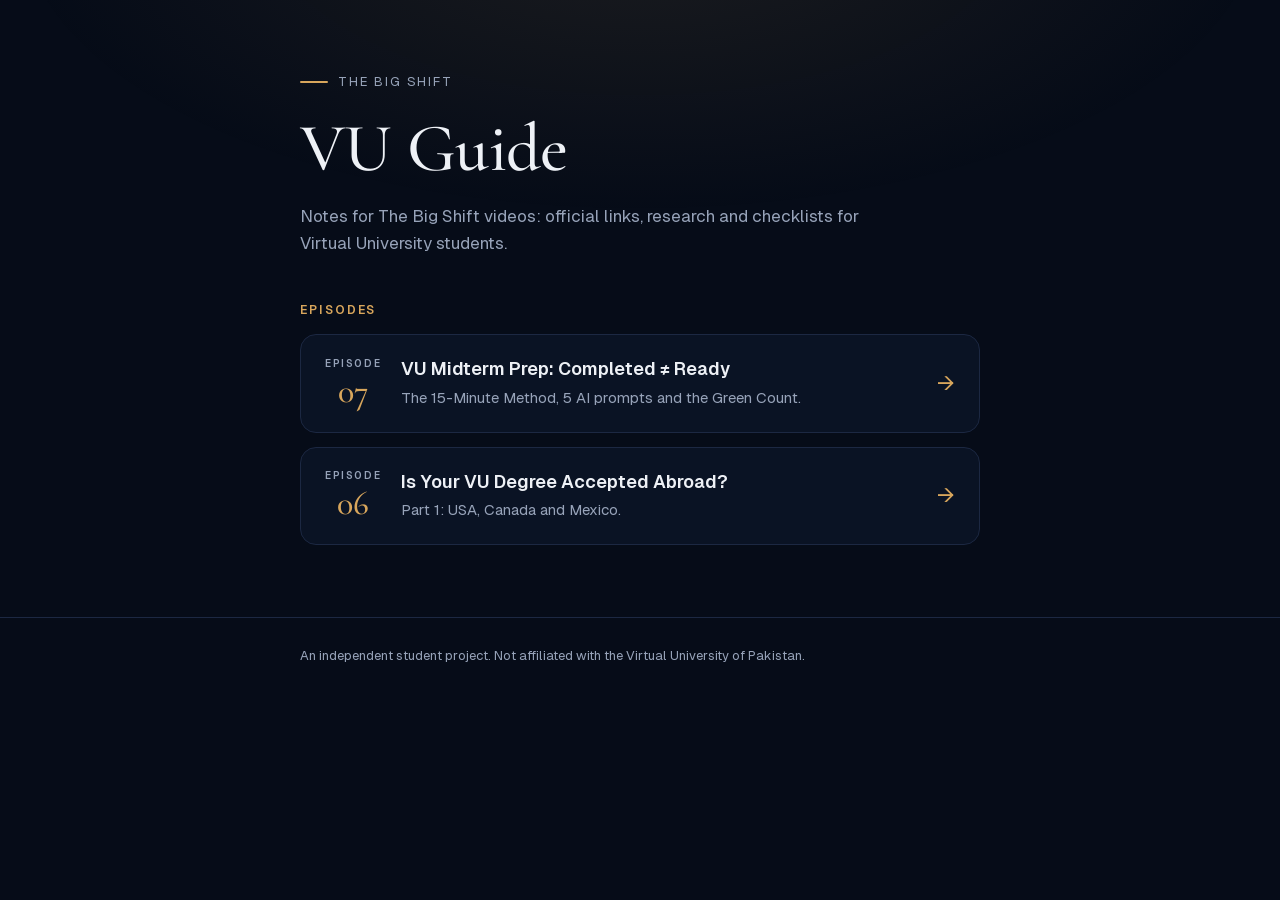
<file: index.html>
<!doctype html>
<html lang="en">
<head>
<meta charset="utf-8">
<meta name="viewport" content="width=device-width, initial-scale=1">
<title>VU Guide | The Big Shift</title>
<meta name="description" content="Notes for The Big Shift videos: official links, research and checklists for Virtual University of Pakistan students.">
<link rel="preload" href="assets/fonts/Geist-Variable.woff2" as="font" type="font/woff2" crossorigin>
<style>
@font-face{font-family:'Geist';src:url('assets/fonts/Geist-Variable.woff2') format('woff2');font-weight:100 900;font-display:swap}
@font-face{font-family:'Cormorant Garamond';src:url('assets/fonts/CormorantGaramond-500.ttf') format('truetype');font-weight:500;font-display:swap}
@font-face{font-family:'Cormorant Garamond';src:url('assets/fonts/CormorantGaramond-500-italic.ttf') format('truetype');font-weight:500;font-style:italic;font-display:swap}

:root{
  --bg:#060c18;--panel:#0a1324;--line:#1c2842;
  --text:#eef1f6;--muted:#97a3b9;--gold:#d8a65c;
  --serif:'Cormorant Garamond','Times New Roman',serif;
  --sans:'Geist',ui-sans-serif,system-ui,sans-serif;
}
*{box-sizing:border-box}
html{-webkit-text-size-adjust:100%}
body{margin:0;background:var(--bg);color:var(--text);font-family:var(--sans);line-height:1.6;-webkit-font-smoothing:antialiased}
body::before{content:"";position:fixed;inset:0;z-index:-1;background:radial-gradient(900px 420px at 50% -80px,rgba(216,166,92,.10),transparent 70%)}
a{color:inherit;text-decoration:none}
.wrap{max-width:720px;margin:0 auto;padding:0 20px}

header{padding:72px 0 44px}
.brand{display:flex;align-items:center;gap:10px;color:var(--muted);font-size:13px;letter-spacing:.14em;text-transform:uppercase}
.brand::before{content:"";width:28px;height:2px;border-radius:2px;background:var(--gold)}
h1{margin:22px 0 0;font-family:var(--serif);font-weight:500;font-size:clamp(46px,9vw,68px);line-height:1;letter-spacing:-.01em}
.lead{margin:20px 0 0;max-width:34em;color:var(--muted);font-size:17px}

.label{margin:0 0 14px;color:var(--gold);font-size:12px;font-weight:600;letter-spacing:.16em;text-transform:uppercase}
.list{display:grid;gap:14px;padding-bottom:72px}
.card{display:flex;align-items:center;gap:20px;padding:22px 24px;border:1px solid var(--line);border-radius:16px;background:var(--panel);transition:border-color .2s,transform .2s}
.card:hover,.card:focus-visible{border-color:rgba(216,166,92,.6);transform:translateY(-2px);outline:none}
.ep{flex:none;width:56px;text-align:center;font-family:var(--serif);font-size:34px;line-height:1;color:var(--gold)}
.ep small{display:block;margin-bottom:6px;font-family:var(--sans);font-size:10px;font-weight:600;letter-spacing:.16em;text-transform:uppercase;color:var(--muted)}
.body{flex:1;min-width:0}
.title{margin:0;font-size:18px;font-weight:600;line-height:1.35}
.desc{margin:4px 0 0;color:var(--muted);font-size:15px}
.arrow{flex:none;color:var(--gold);font-size:22px;transition:transform .2s}
.card:hover .arrow{transform:translateX(4px)}

footer{border-top:1px solid var(--line);padding:28px 0 48px;color:var(--muted);font-size:13px}

@media (max-width:480px){
  header{padding:48px 0 32px}
  .card{padding:18px 16px;gap:14px}
  .ep{width:52px;font-size:28px}
  .ep small{letter-spacing:.1em}
  .arrow{display:none}
}
</style>
</head>
<body>
<header>
  <div class="wrap">
    <div class="brand">The Big Shift</div>
    <h1>VU Guide</h1>
    <p class="lead">Notes for The Big Shift videos: official links, research and checklists for Virtual University students.</p>
  </div>
</header>

<main class="wrap">
  <p class="label">Episodes</p>
  <div class="list">
    <a class="card" href="vu-midterm-prep/">
      <div class="ep"><small>Episode</small>07</div>
      <div class="body">
        <h2 class="title">VU Midterm Prep: Completed &ne; Ready</h2>
        <p class="desc">The 15-Minute Method, 5 AI prompts and the Green Count.</p>
      </div>
      <span class="arrow" aria-hidden="true">&rarr;</span>
    </a>
    <a class="card" href="degree-abroad-usa-canada-mexico/">
      <div class="ep"><small>Episode</small>06</div>
      <div class="body">
        <h2 class="title">Is Your VU Degree Accepted Abroad?</h2>
        <p class="desc">Part 1: USA, Canada and Mexico.</p>
      </div>
      <span class="arrow" aria-hidden="true">&rarr;</span>
    </a>
  </div>
</main>

<footer>
  <div class="wrap">An independent student project. Not affiliated with the Virtual University of Pakistan.</div>
</footer>
</body>
</html>
</file>
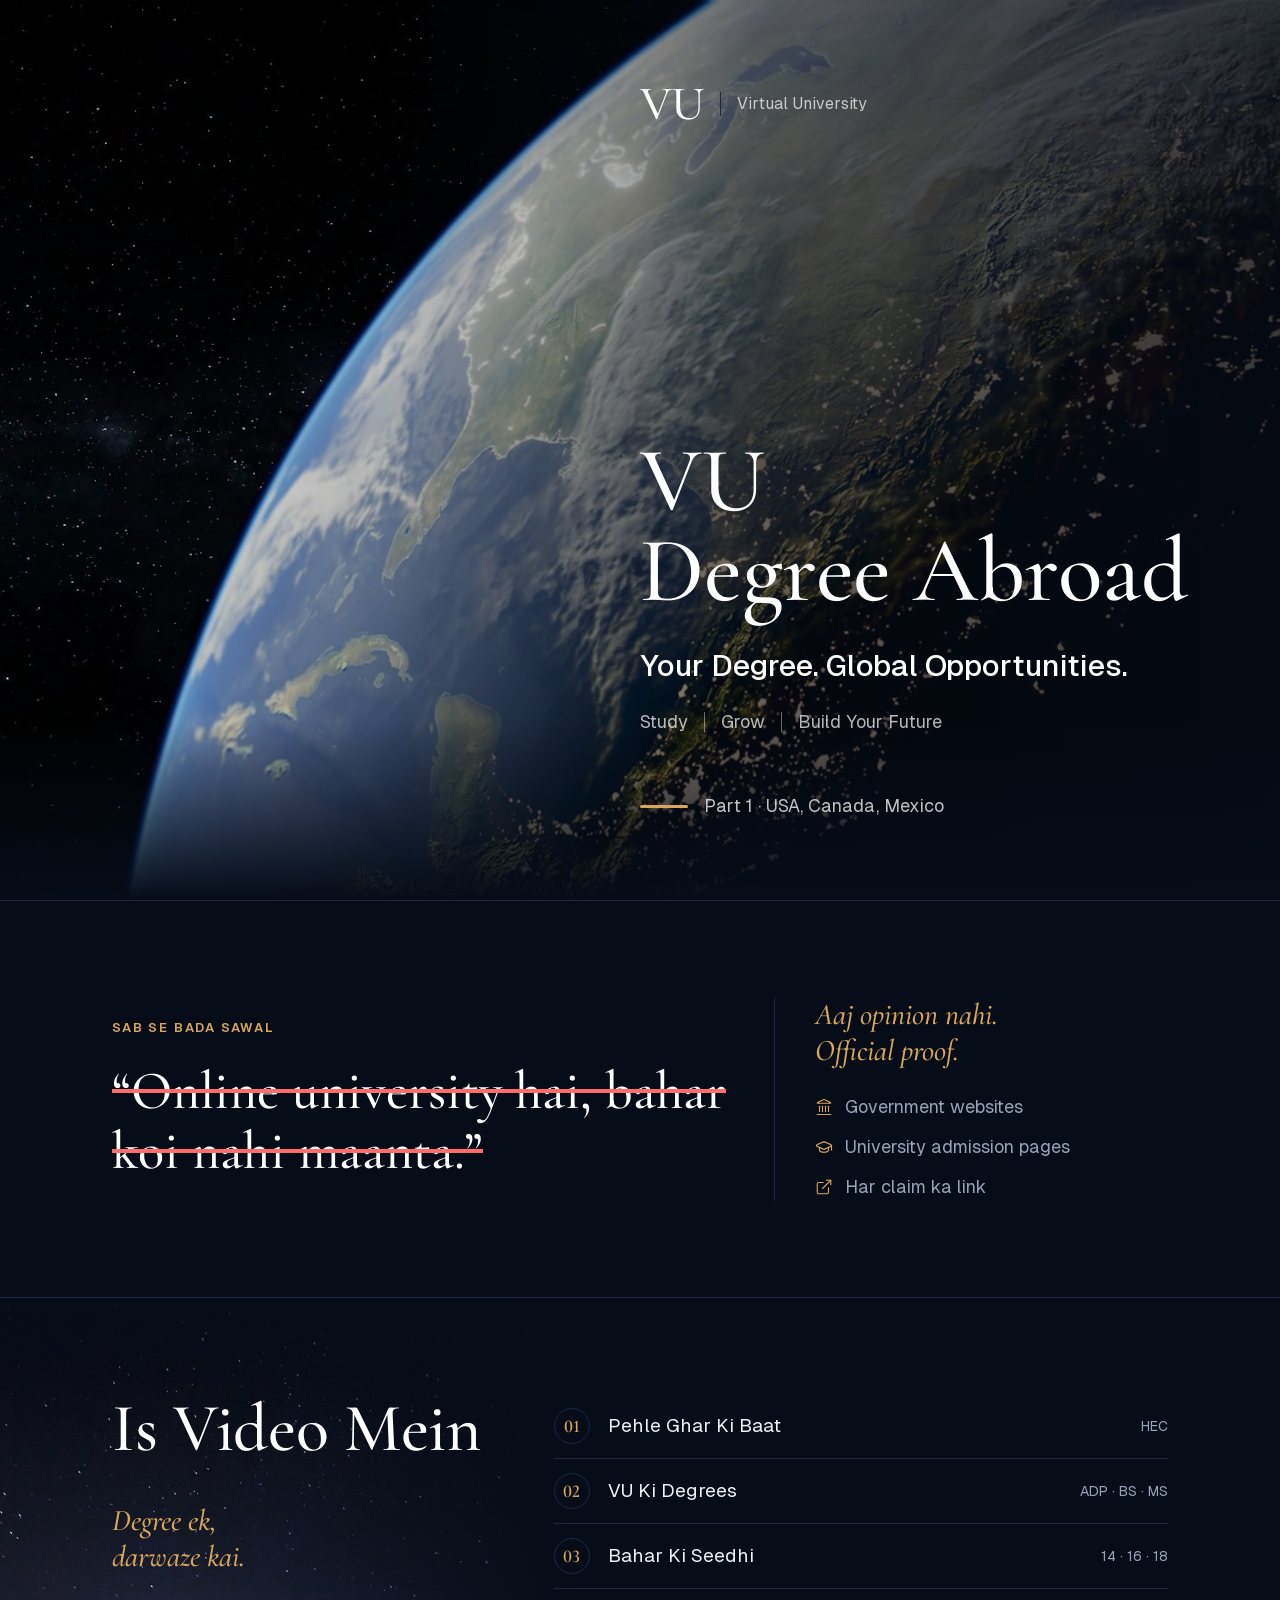
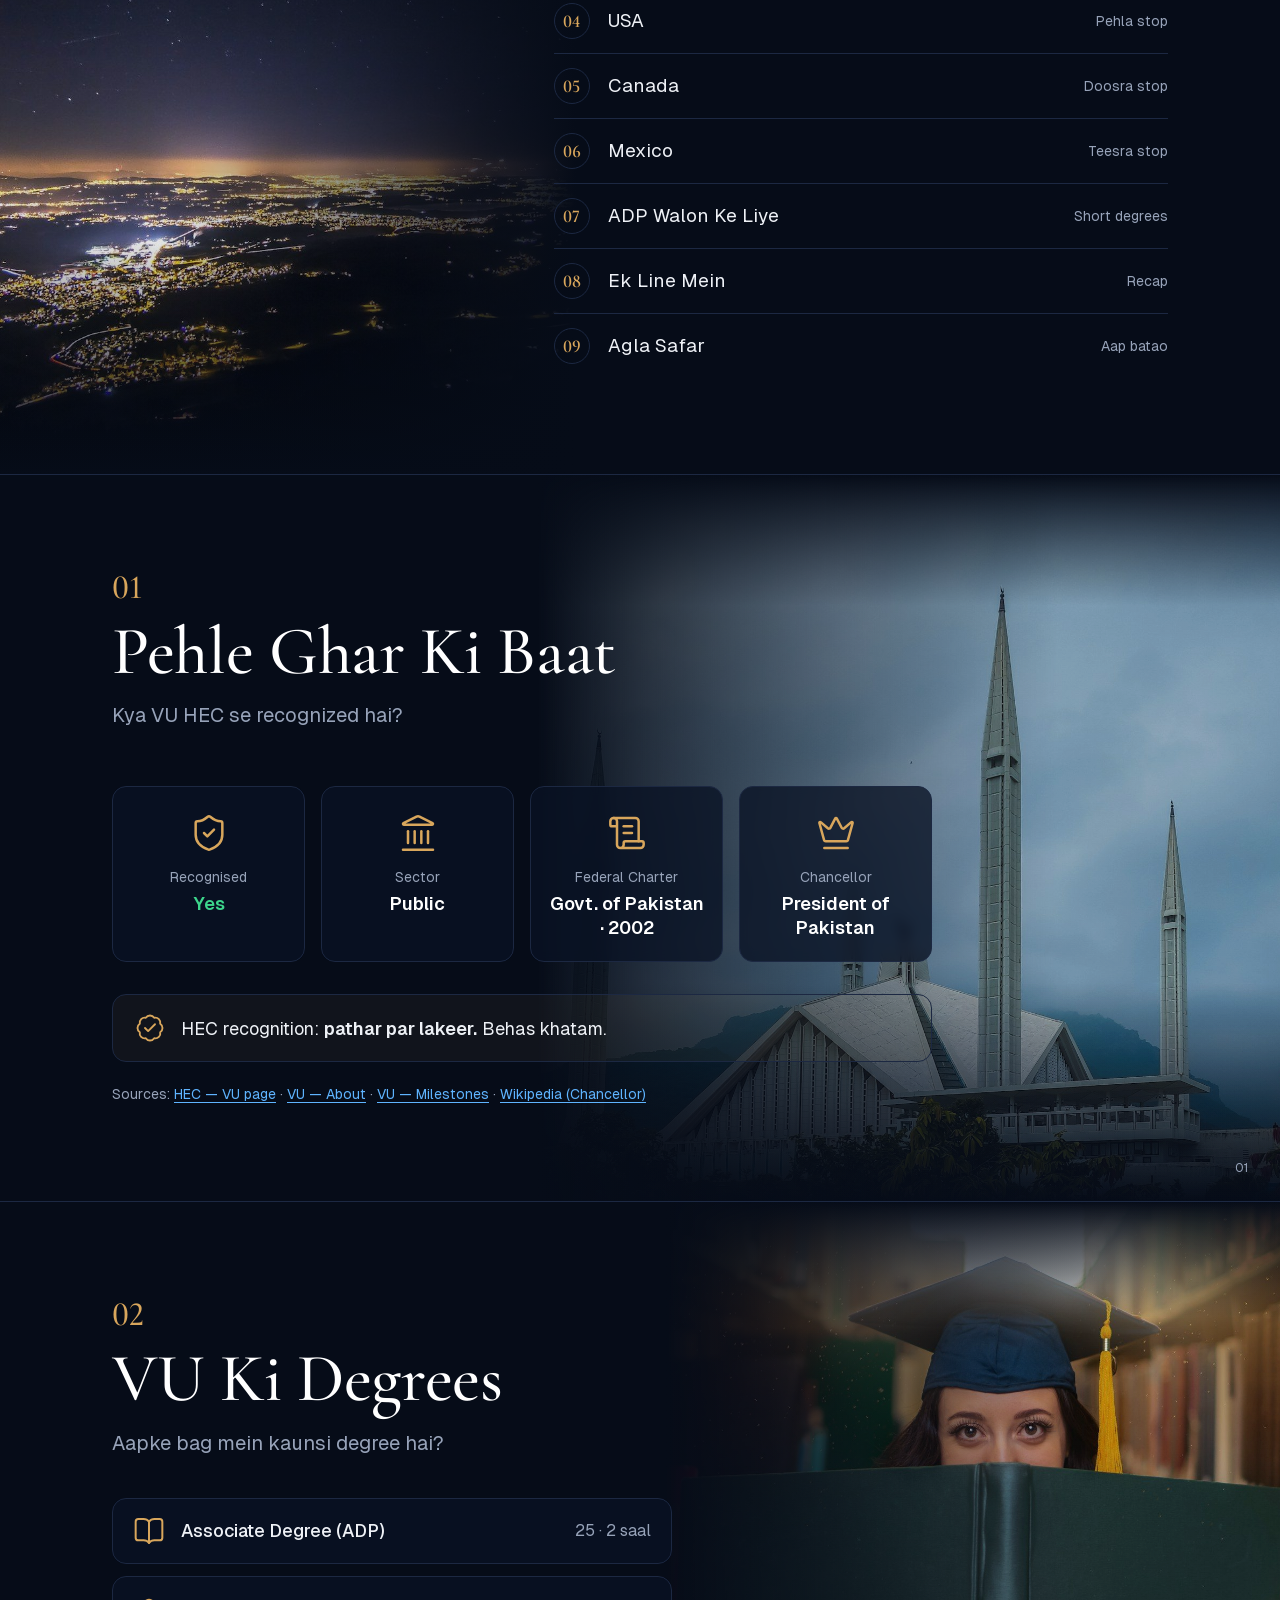
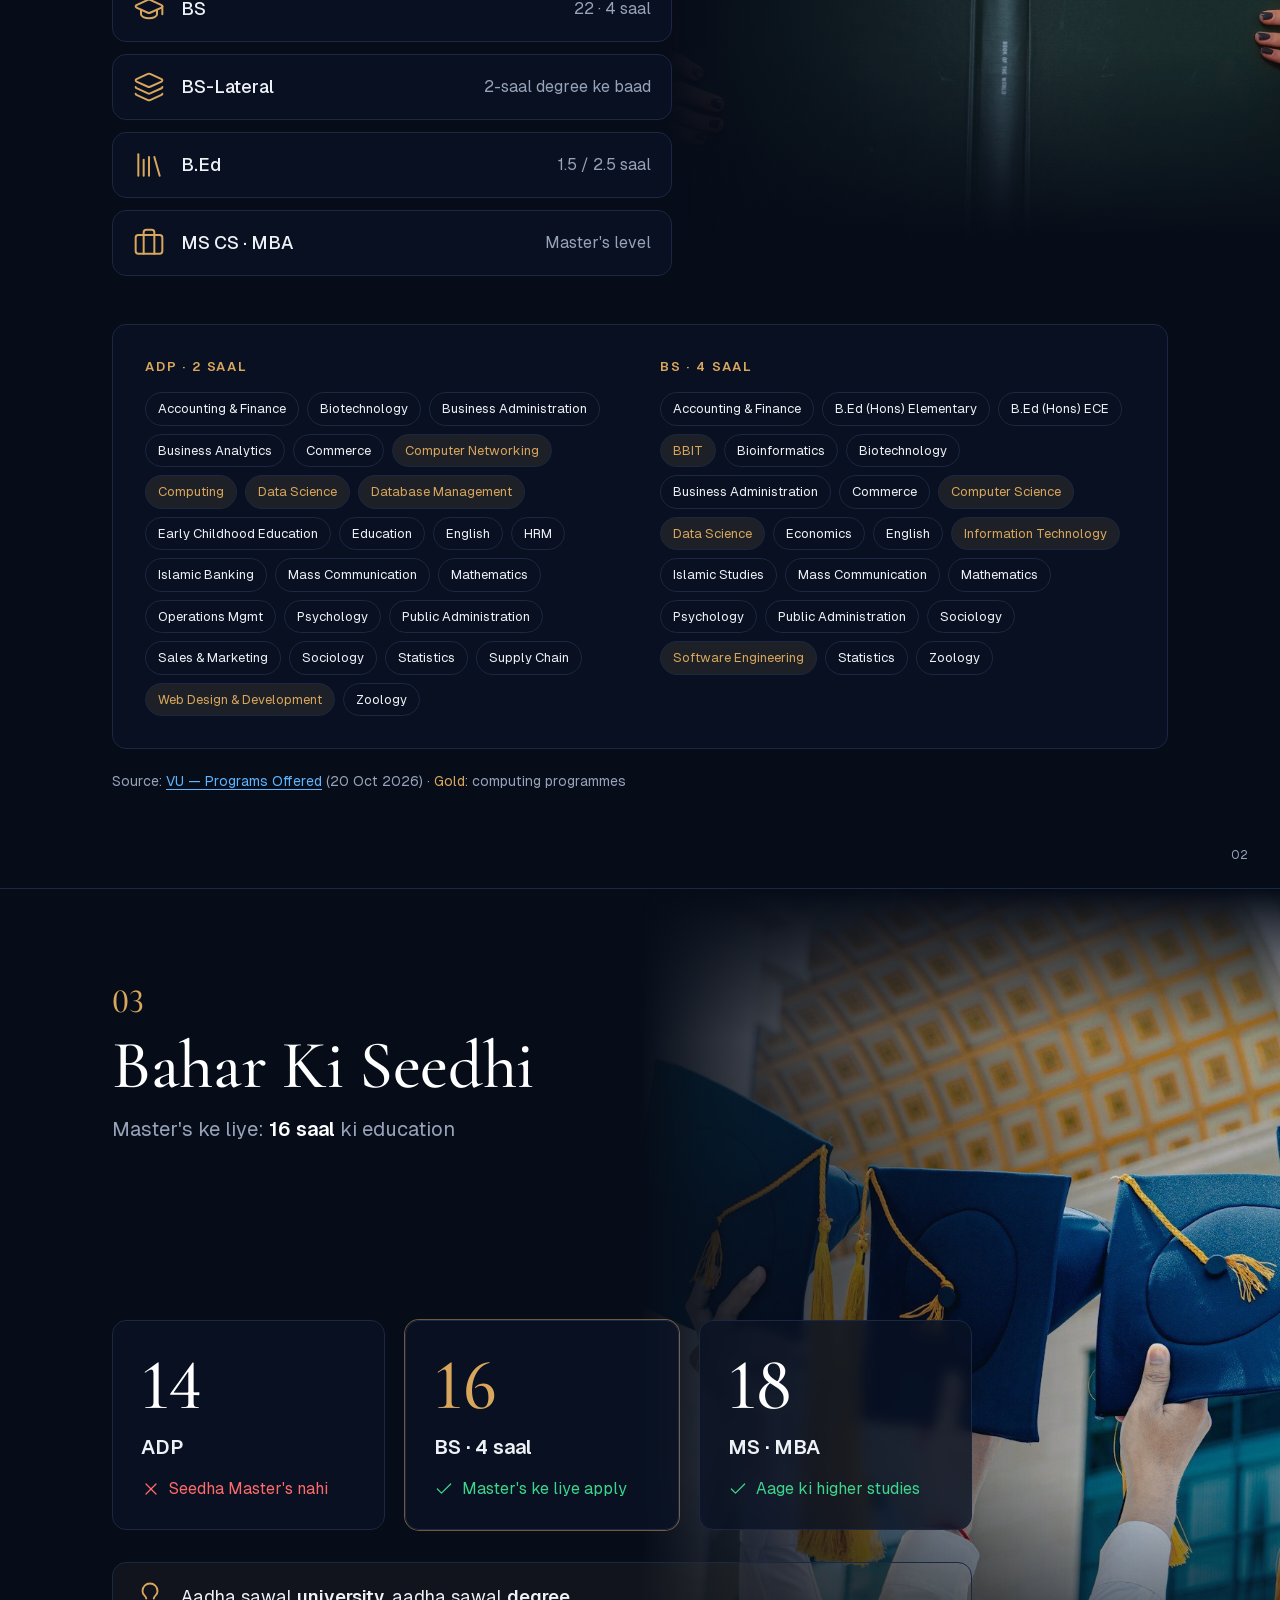
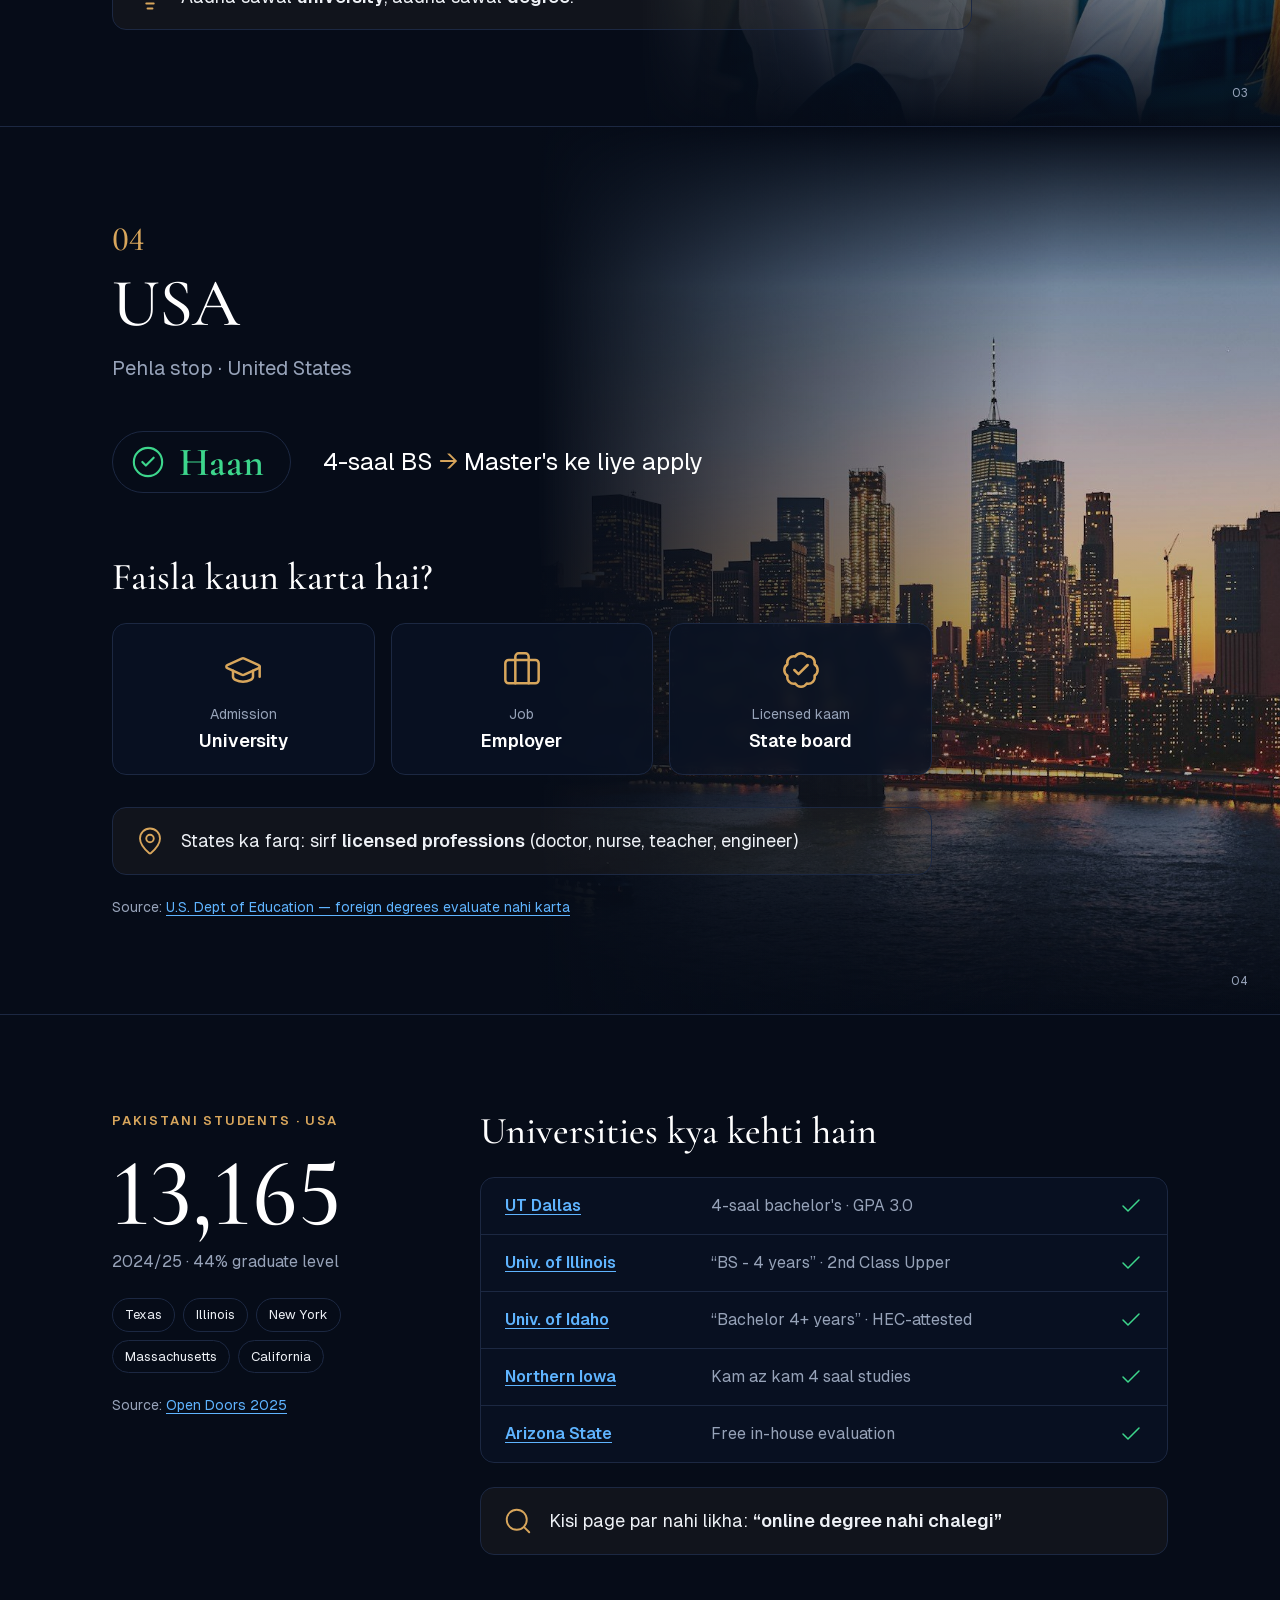
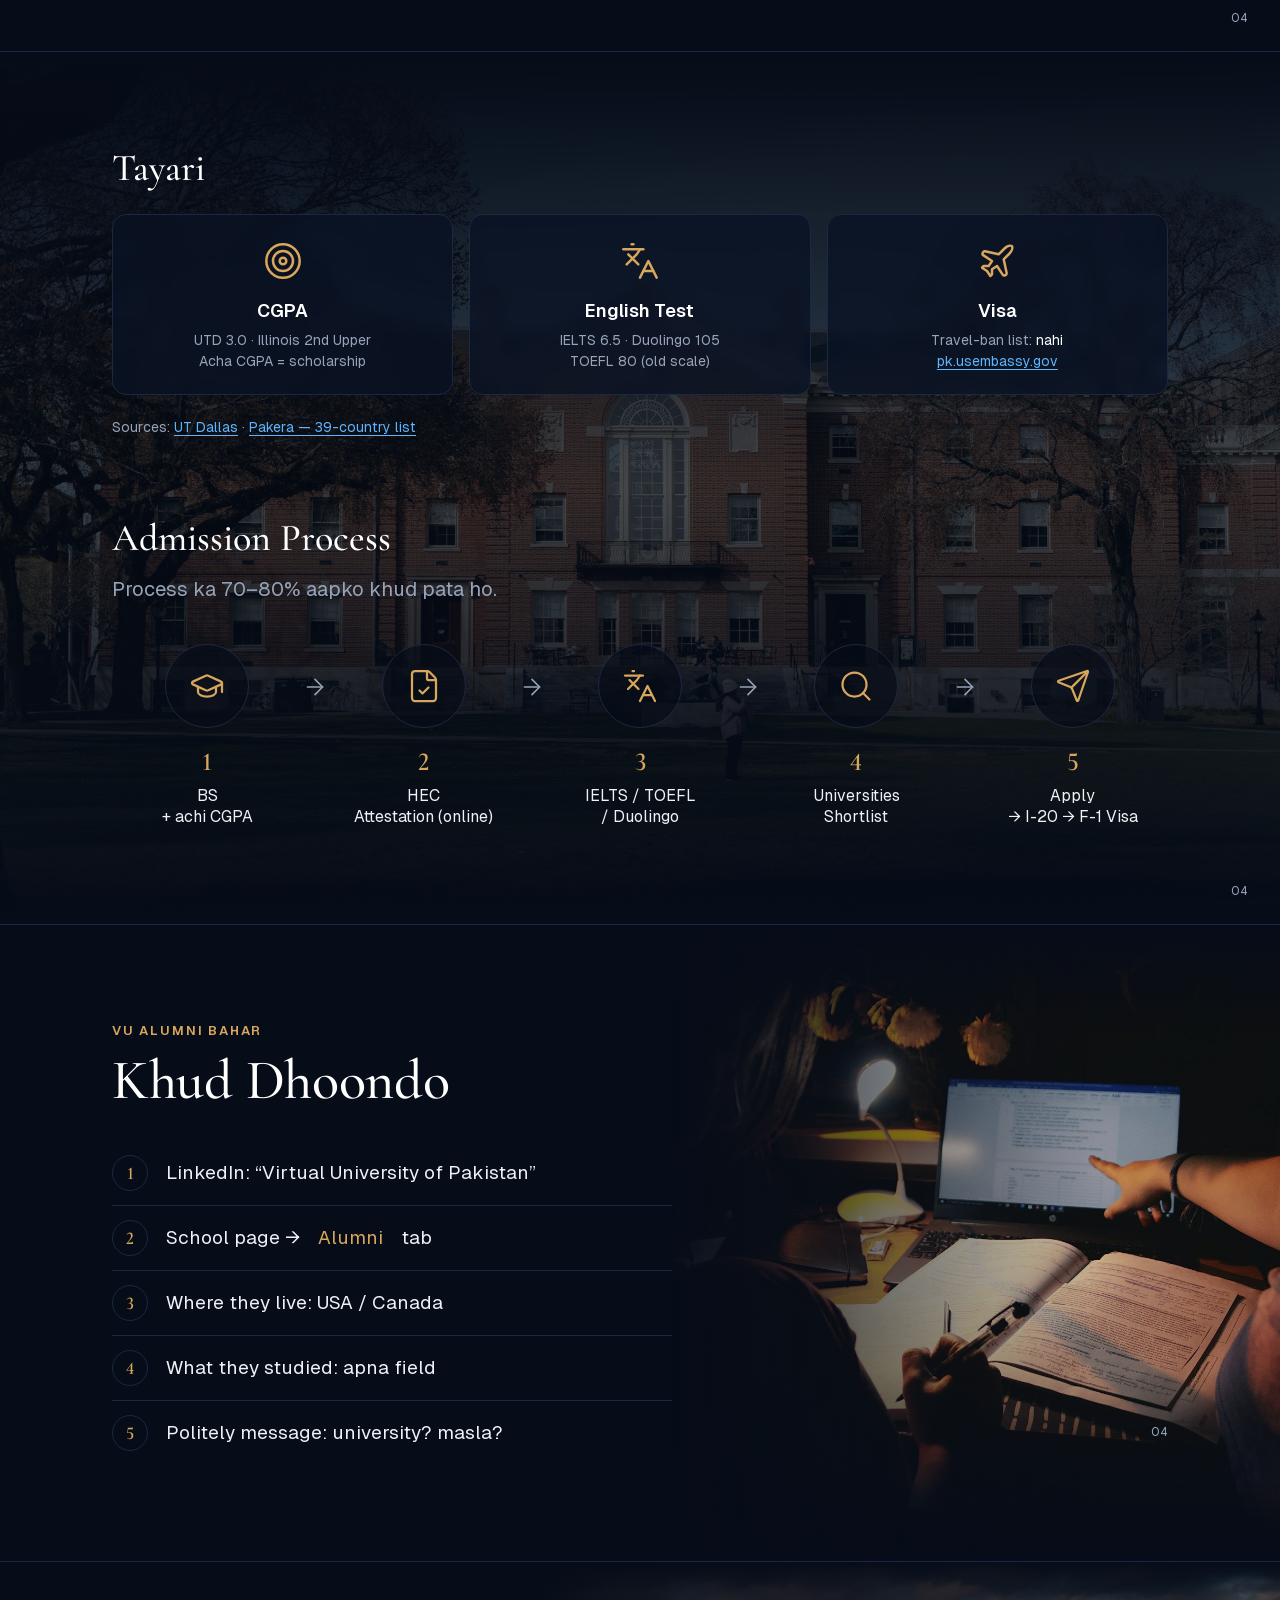
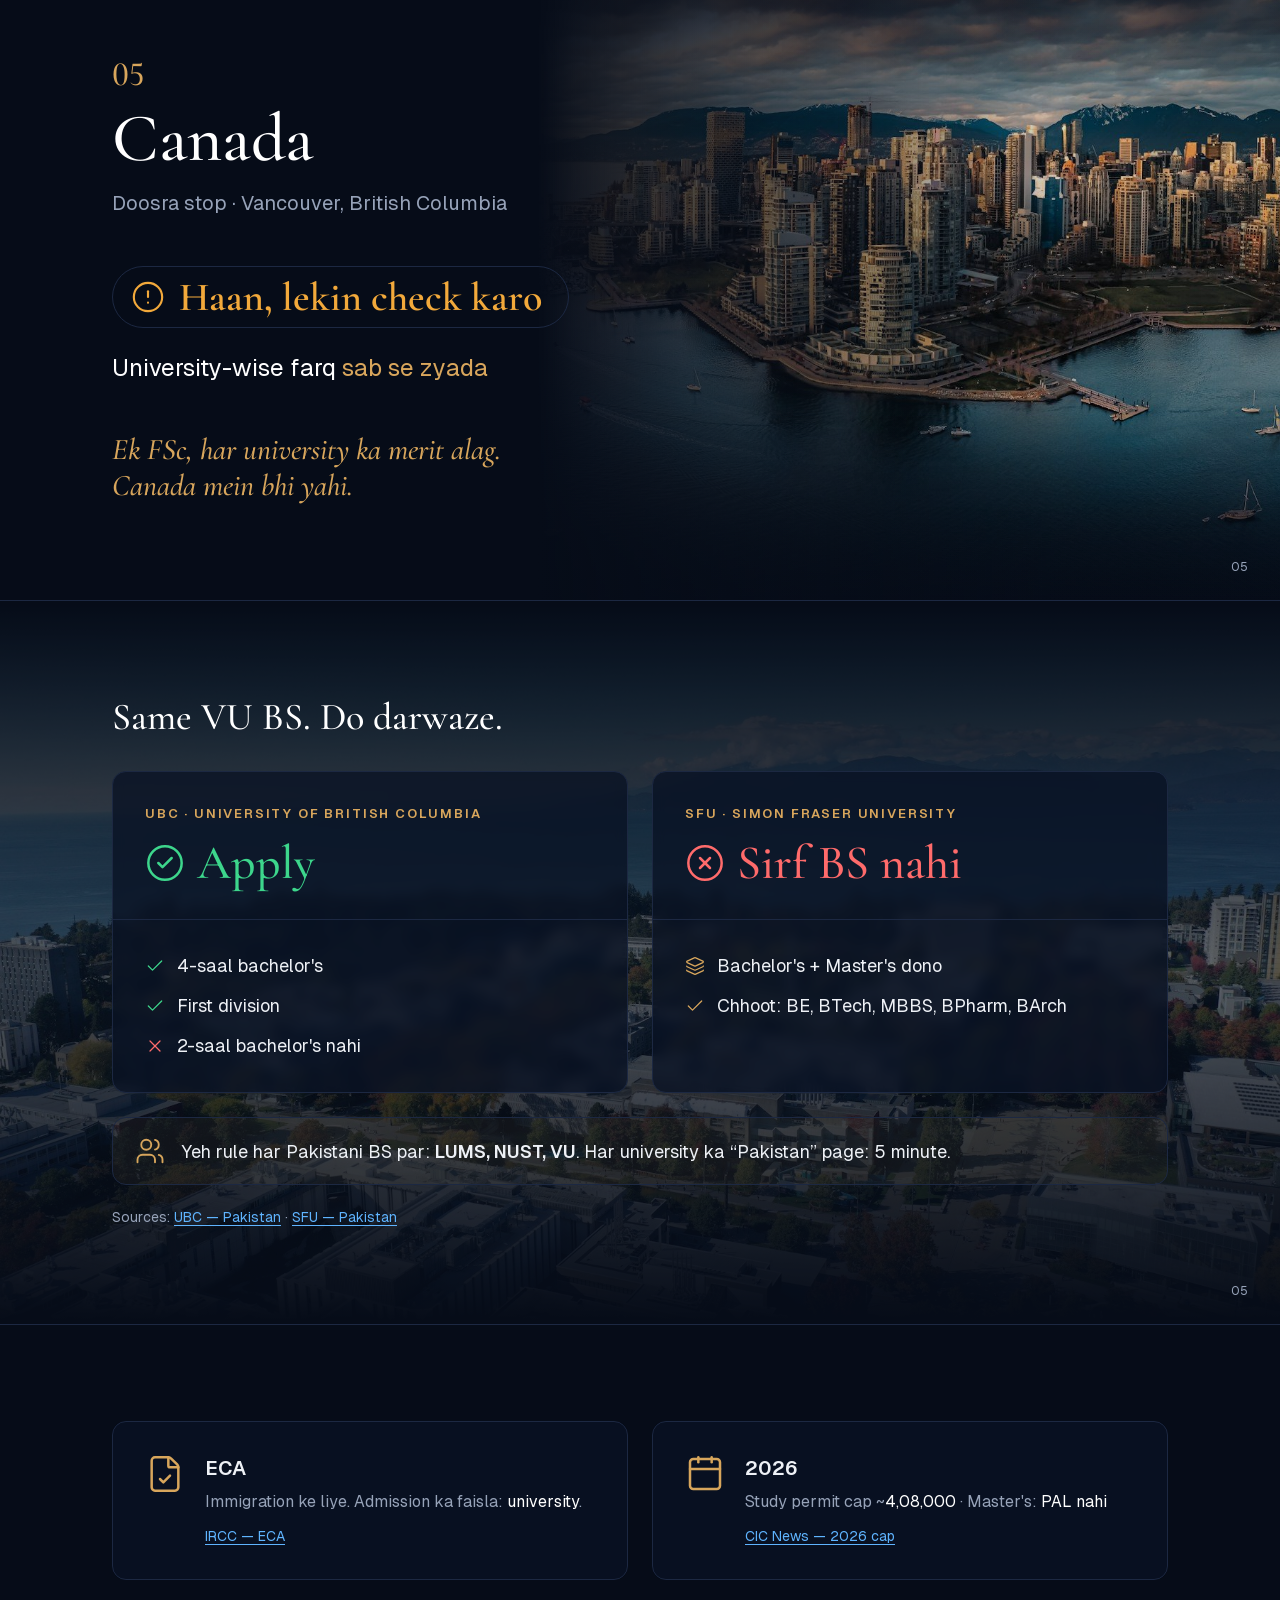
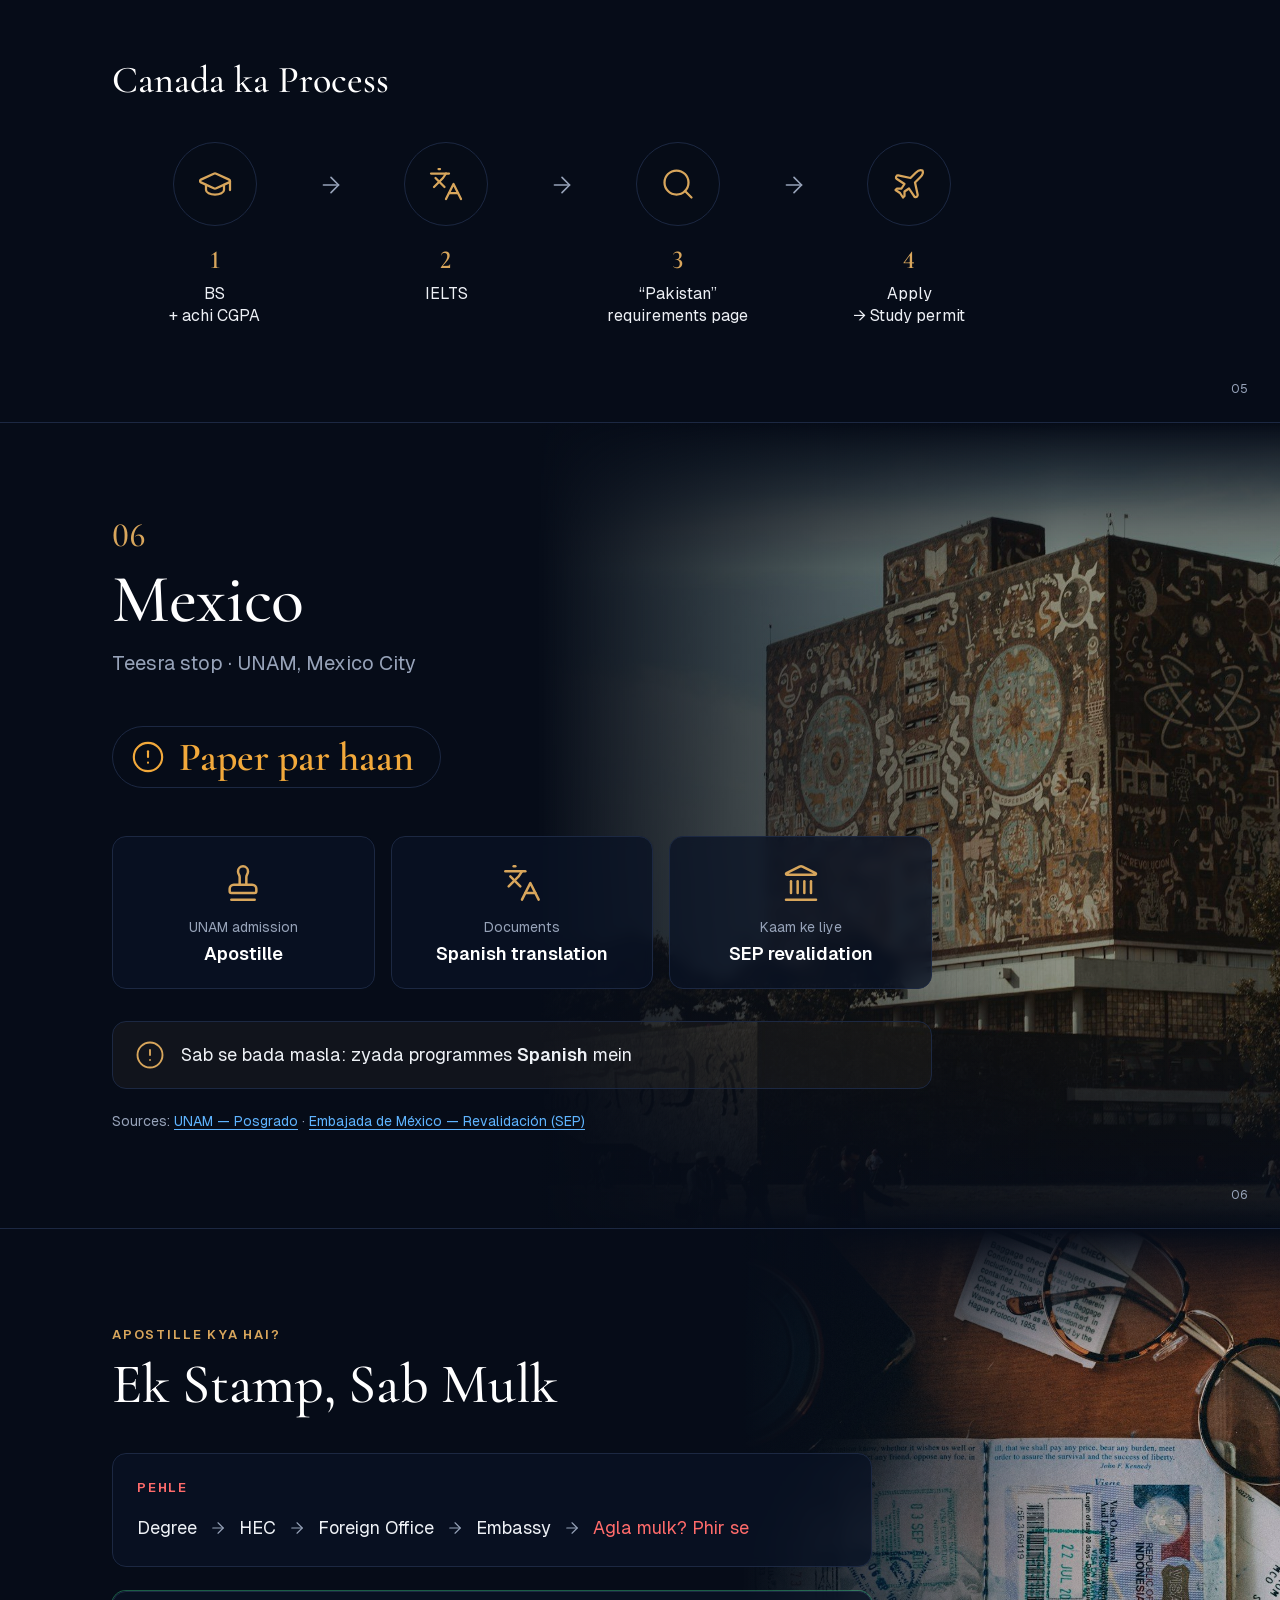
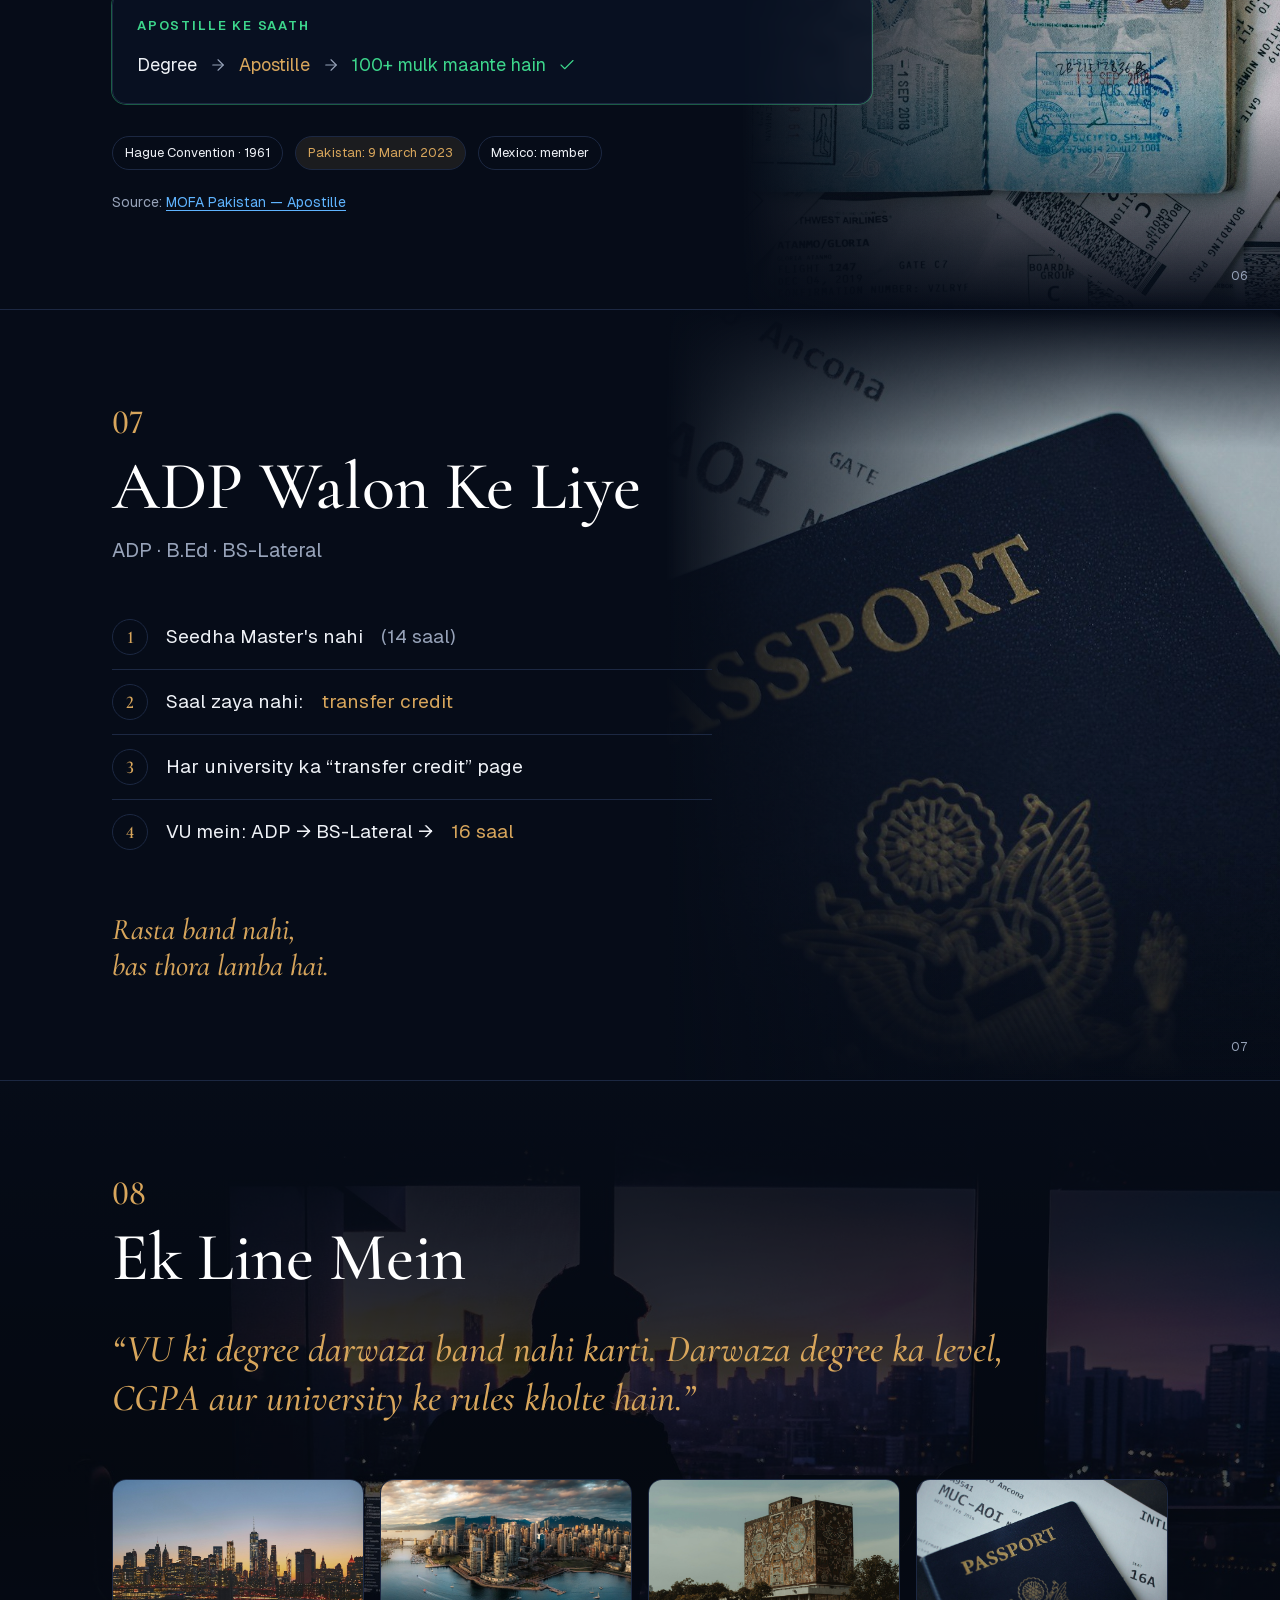
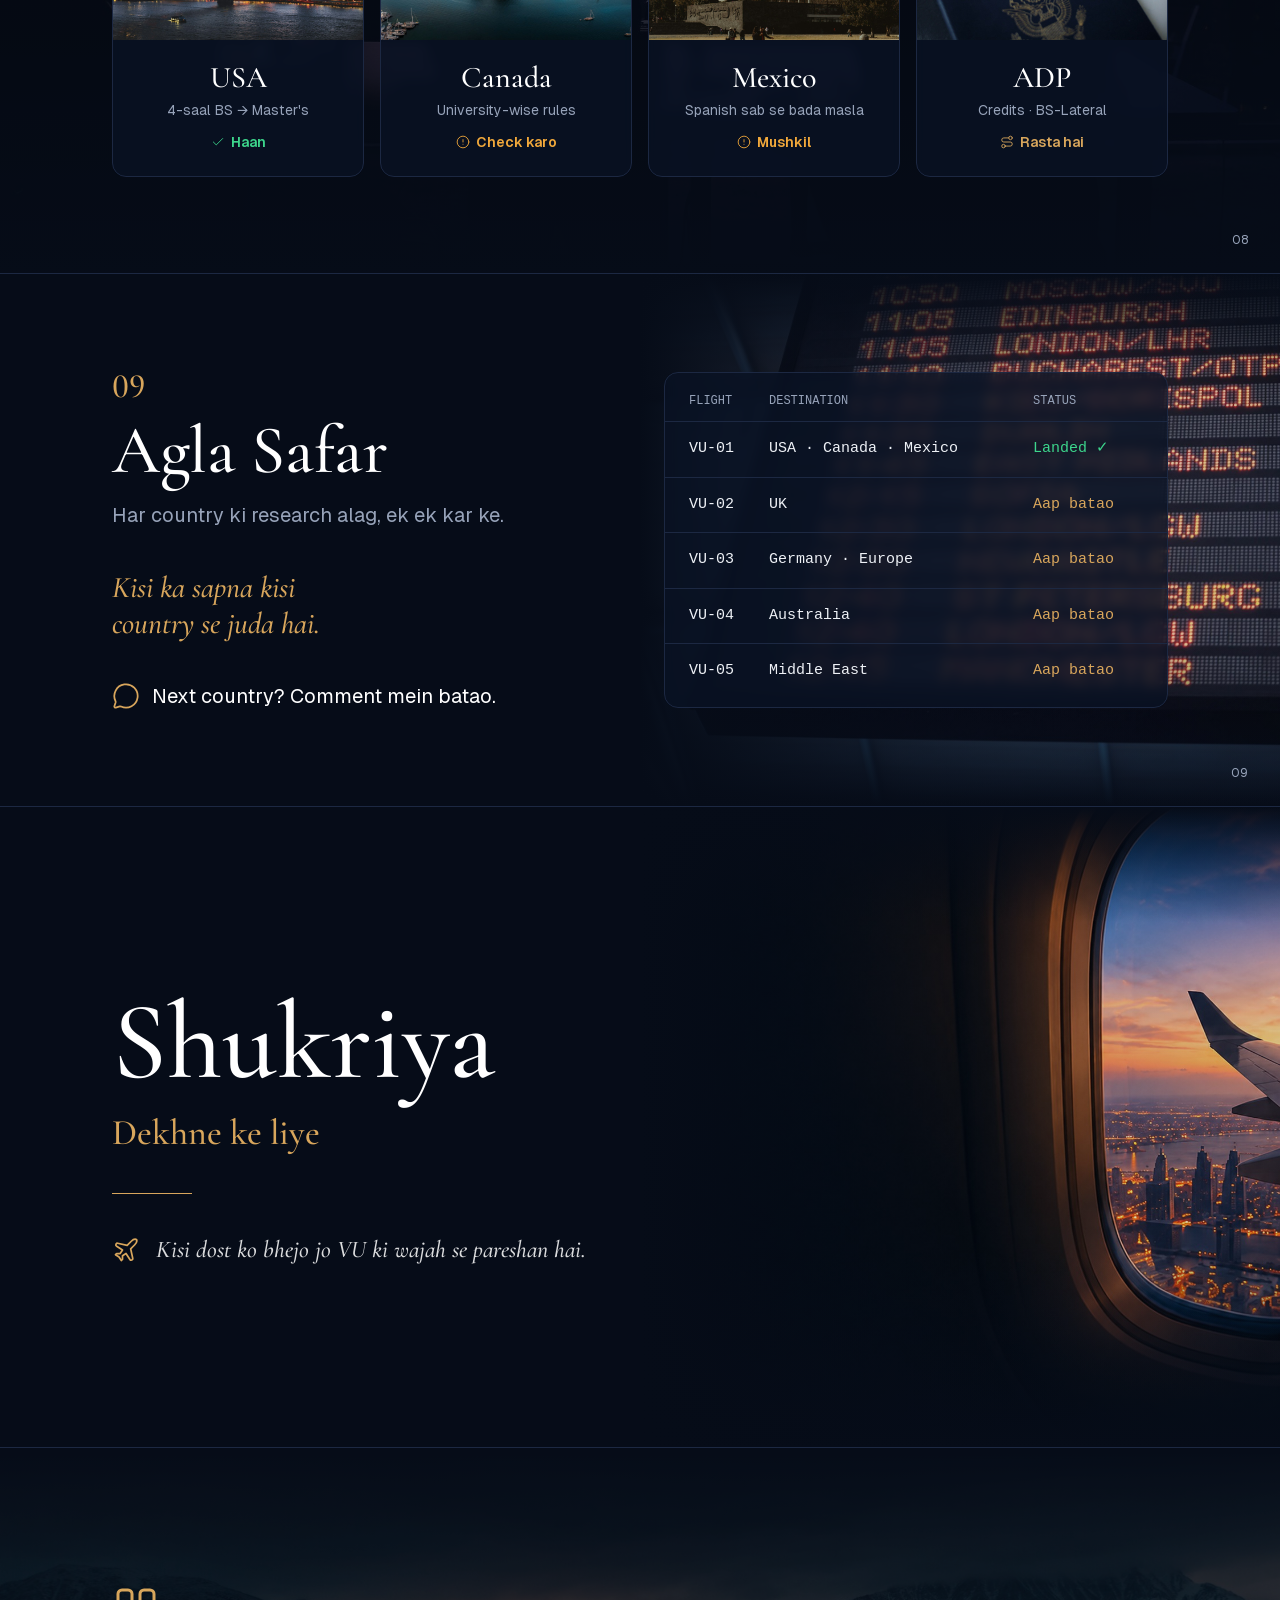
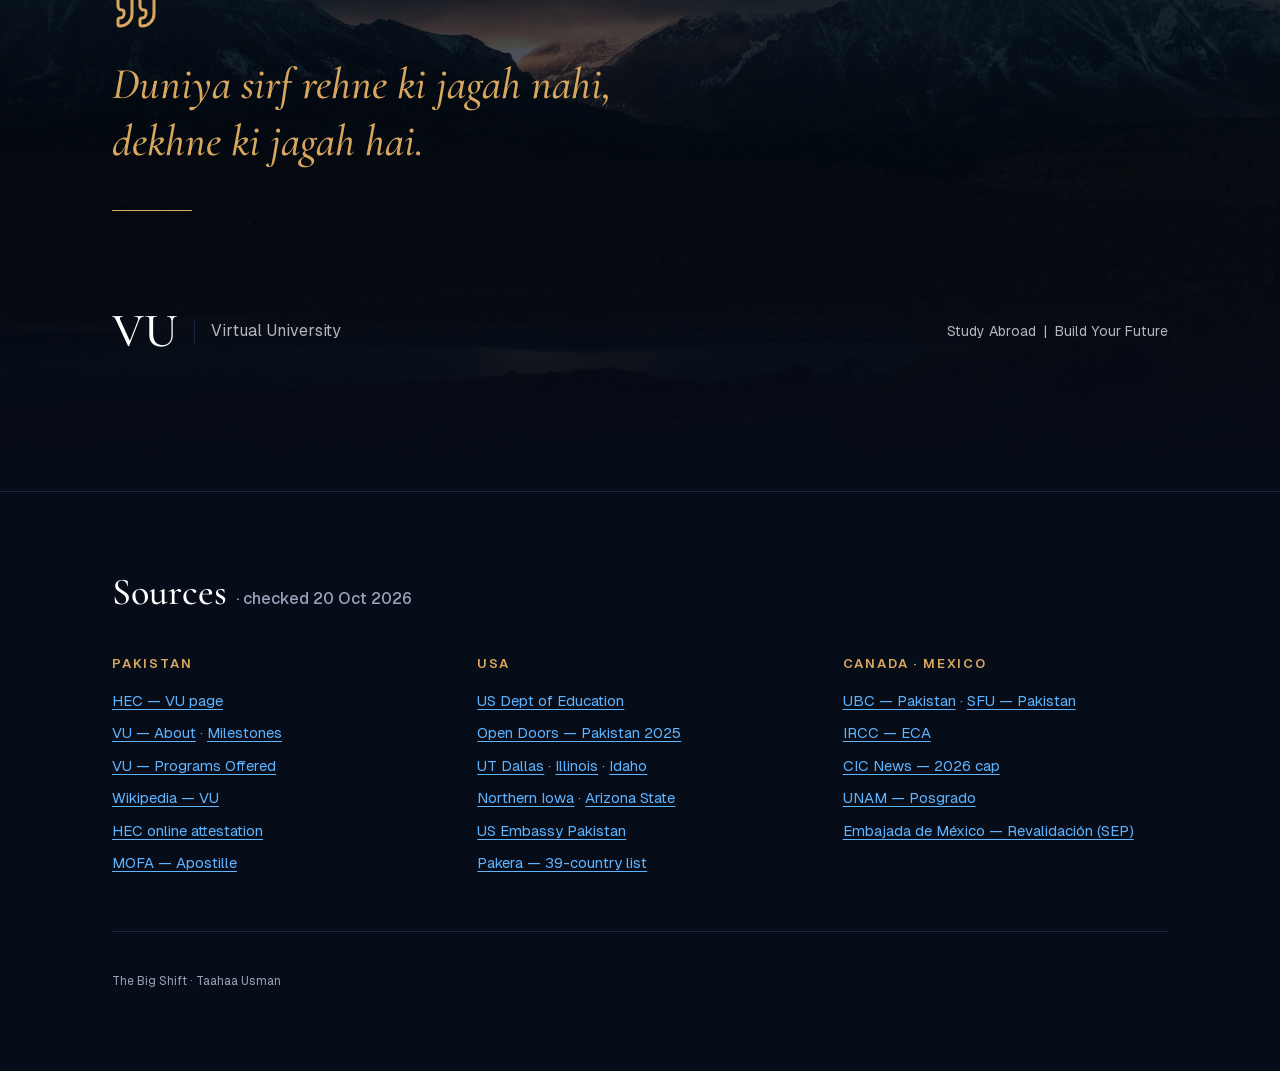
<file: degree-abroad-usa-canada-mexico/index.html>
<!DOCTYPE html>
<html lang="en" style="scroll-behavior: smooth">
<head>
  <meta charset="UTF-8">
  <meta name="viewport" content="width=device-width, initial-scale=1.0">
  <title>VU Degree Abroad — Part 1</title>
  <meta name="description" content="Kya VU ki degree bahar accepted hai? Part 1: USA, Canada, Mexico.">
  <link rel="preload" href="assets/fonts/Geist-Variable.woff2" as="font" type="font/woff2" crossorigin>
  <link rel="stylesheet" href="assets/css/styles.css">
  <script src="assets/js/main.js" defer></script>
</head>
<body class="font-sans antialiased">

<!-- icons:start -->
<svg width="0" height="0" style="position:absolute" aria-hidden="true">
<symbol id="i-arrow-right" viewBox="0 0 24 24" fill="none" stroke="currentColor" stroke-width="1.5" stroke-linecap="round" stroke-linejoin="round"><path d="M5 12h14" /> <path d="m12 5 7 7-7 7" /></symbol>
<symbol id="i-badge-check" viewBox="0 0 24 24" fill="none" stroke="currentColor" stroke-width="1.5" stroke-linecap="round" stroke-linejoin="round"><path d="M3.85 8.62a4 4 0 0 1 4.78-4.77 4 4 0 0 1 6.74 0 4 4 0 0 1 4.78 4.78 4 4 0 0 1 0 6.74 4 4 0 0 1-4.77 4.78 4 4 0 0 1-6.75 0 4 4 0 0 1-4.78-4.77 4 4 0 0 1 0-6.76Z" /> <path d="m16 9-5.5 5.5L8 12" /></symbol>
<symbol id="i-book-open" viewBox="0 0 24 24" fill="none" stroke="currentColor" stroke-width="1.5" stroke-linecap="round" stroke-linejoin="round"><path d="M12 5v16" /> <path d="M20.001 19A2 2 0 0022 17V5a2 2 0 00-1.999-2L16 3.002A5 5 0 0012 5a5 5 0 00-4-2H4a2 2 0 00-2 2v12a2 2 0 001.999 2H8a5 5 0 014 2 5 5 0 014-2z" /></symbol>
<symbol id="i-briefcase" viewBox="0 0 24 24" fill="none" stroke="currentColor" stroke-width="1.5" stroke-linecap="round" stroke-linejoin="round"><path d="M16 20V4a2 2 0 0 0-2-2h-4a2 2 0 0 0-2 2v16" /> <rect width="20" height="14" x="2" y="6" rx="2" /></symbol>
<symbol id="i-calendar" viewBox="0 0 24 24" fill="none" stroke="currentColor" stroke-width="1.5" stroke-linecap="round" stroke-linejoin="round"><path d="M8 2v3" /> <path d="M16 2v3" /> <rect x="3" y="3" width="18" height="18" rx="2" /> <path d="M3 9h18" /></symbol>
<symbol id="i-check" viewBox="0 0 24 24" fill="none" stroke="currentColor" stroke-width="1.5" stroke-linecap="round" stroke-linejoin="round"><path d="M20 6 9 17l-5-5" /></symbol>
<symbol id="i-circle-alert" viewBox="0 0 24 24" fill="none" stroke="currentColor" stroke-width="1.5" stroke-linecap="round" stroke-linejoin="round"><circle cx="12" cy="12" r="10" /> <line x1="12" x2="12" y1="8" y2="12" /> <line x1="12" x2="12.01" y1="16" y2="16" /></symbol>
<symbol id="i-circle-check" viewBox="0 0 24 24" fill="none" stroke="currentColor" stroke-width="1.5" stroke-linecap="round" stroke-linejoin="round"><circle cx="12" cy="12" r="10" /> <path d="m16 9-5.5 5.5L8 12" /></symbol>
<symbol id="i-circle-x" viewBox="0 0 24 24" fill="none" stroke="currentColor" stroke-width="1.5" stroke-linecap="round" stroke-linejoin="round"><circle cx="12" cy="12" r="10" /> <path d="m15 9-6 6" /> <path d="m9 9 6 6" /></symbol>
<symbol id="i-crown" viewBox="0 0 24 24" fill="none" stroke="currentColor" stroke-width="1.5" stroke-linecap="round" stroke-linejoin="round"><path d="M11.562 3.266a.5.5 0 0 1 .876 0L15.39 8.87a1 1 0 0 0 1.516.294L21.183 5.5a.5.5 0 0 1 .798.519l-2.834 10.246a1 1 0 0 1-.956.734H5.81a1 1 0 0 1-.957-.734L2.02 6.02a.5.5 0 0 1 .798-.519l4.276 3.664a1 1 0 0 0 1.516-.294z" /> <path d="M5 21h14" /></symbol>
<symbol id="i-external-link" viewBox="0 0 24 24" fill="none" stroke="currentColor" stroke-width="1.5" stroke-linecap="round" stroke-linejoin="round"><path d="M15 3h6v6" /> <path d="M10 14 21 3" /> <path d="M18 13v6a2 2 0 0 1-2 2H5a2 2 0 0 1-2-2V8a2 2 0 0 1 2-2h6" /></symbol>
<symbol id="i-file-check" viewBox="0 0 24 24" fill="none" stroke="currentColor" stroke-width="1.5" stroke-linecap="round" stroke-linejoin="round"><path d="M6 22a2 2 0 0 1-2-2V4a2 2 0 0 1 2-2h8a2.4 2.4 0 0 1 1.704.706l3.588 3.588A2.4 2.4 0 0 1 20 8v12a2 2 0 0 1-2 2z" /> <path d="M14 2v5a1 1 0 0 0 1 1h5" /> <path d="m9 15 2 2 4-4" /></symbol>
<symbol id="i-graduation-cap" viewBox="0 0 24 24" fill="none" stroke="currentColor" stroke-width="1.5" stroke-linecap="round" stroke-linejoin="round"><path d="M21.42 10.922a1 1 0 0 0-.019-1.838L12.83 5.18a2 2 0 0 0-1.66 0L2.6 9.08a1 1 0 0 0 0 1.832l8.57 3.908a2 2 0 0 0 1.66 0z" /> <path d="M22 10v6" /> <path d="M6 12.5V16a6 3 0 0 0 12 0v-3.5" /></symbol>
<symbol id="i-landmark" viewBox="0 0 24 24" fill="none" stroke="currentColor" stroke-width="1.5" stroke-linecap="round" stroke-linejoin="round"><path d="M10 18v-7" /> <path d="M11.119 2.205a2 2 0 0 1 1.762 0l7.84 3.846A.5.5 0 0 1 20.5 7h-17a.5.5 0 0 1-.22-.949z" /> <path d="M14 18v-7" /> <path d="M18 18v-7" /> <path d="M3 22h18" /> <path d="M6 18v-7" /></symbol>
<symbol id="i-languages" viewBox="0 0 24 24" fill="none" stroke="currentColor" stroke-width="1.5" stroke-linecap="round" stroke-linejoin="round"><path d="m5 8 6 6" /> <path d="m4 14 6-6 2-3" /> <path d="M2 5h12" /> <path d="M7 2h1" /> <path d="m22 22-5-10-5 10" /> <path d="M14 18h6" /></symbol>
<symbol id="i-layers" viewBox="0 0 24 24" fill="none" stroke="currentColor" stroke-width="1.5" stroke-linecap="round" stroke-linejoin="round"><path d="M12.83 2.18a2 2 0 0 0-1.66 0L2.6 6.08a1 1 0 0 0 0 1.83l8.58 3.91a2 2 0 0 0 1.66 0l8.58-3.9a1 1 0 0 0 0-1.83z" /> <path d="M2 12a1 1 0 0 0 .58.91l8.6 3.91a2 2 0 0 0 1.65 0l8.58-3.9A1 1 0 0 0 22 12" /> <path d="M2 17a1 1 0 0 0 .58.91l8.6 3.91a2 2 0 0 0 1.65 0l8.58-3.9A1 1 0 0 0 22 17" /></symbol>
<symbol id="i-library" viewBox="0 0 24 24" fill="none" stroke="currentColor" stroke-width="1.5" stroke-linecap="round" stroke-linejoin="round"><path d="m16 6 4 14" /> <path d="M12 6v14" /> <path d="M8 8v12" /> <path d="M4 4v16" /></symbol>
<symbol id="i-lightbulb" viewBox="0 0 24 24" fill="none" stroke="currentColor" stroke-width="1.5" stroke-linecap="round" stroke-linejoin="round"><path d="M15 14c.2-1 .7-1.7 1.5-2.5 1-.9 1.5-2.2 1.5-3.5A6 6 0 0 0 6 8c0 1 .2 2.2 1.5 3.5.7.7 1.3 1.5 1.5 2.5" /> <path d="M9 18h6" /> <path d="M10 22h4" /></symbol>
<symbol id="i-map-pin" viewBox="0 0 24 24" fill="none" stroke="currentColor" stroke-width="1.5" stroke-linecap="round" stroke-linejoin="round"><path d="M20 10c0 4.993-5.539 10.193-7.399 11.799a1 1 0 0 1-1.202 0C9.539 20.193 4 14.993 4 10a8 8 0 0 1 16 0" /> <circle cx="12" cy="10" r="3" /></symbol>
<symbol id="i-message-circle" viewBox="0 0 24 24" fill="none" stroke="currentColor" stroke-width="1.5" stroke-linecap="round" stroke-linejoin="round"><path d="M2.992 16.342a2 2 0 0 1 .094 1.167l-1.065 3.29a1 1 0 0 0 1.236 1.168l3.413-.998a2 2 0 0 1 1.099.092 10 10 0 1 0-4.777-4.719" /></symbol>
<symbol id="i-plane" viewBox="0 0 24 24" fill="none" stroke="currentColor" stroke-width="1.5" stroke-linecap="round" stroke-linejoin="round"><path d="M17.8 19.2 16 11l3.5-3.5C21 6 21.5 4 21 3c-1-.5-3 0-4.5 1.5L13 8 4.8 6.2c-.5-.1-.9.1-1.1.5l-.3.5c-.2.5-.1 1 .3 1.3L9 12l-2 3H4l-1 1 3 2 2 3 1-1v-3l3-2 3.5 5.3c.3.4.8.5 1.3.3l.5-.2c.4-.3.6-.7.5-1.2z" /></symbol>
<symbol id="i-quote" viewBox="0 0 24 24" fill="none" stroke="currentColor" stroke-width="1.5" stroke-linecap="round" stroke-linejoin="round"><path d="M16 3a2 2 0 0 0-2 2v6a2 2 0 0 0 2 2 1 1 0 0 1 1 1v1a2 2 0 0 1-2 2 1 1 0 0 0-1 1v2a1 1 0 0 0 1 1 6 6 0 0 0 6-6V5a2 2 0 0 0-2-2z" /> <path d="M5 3a2 2 0 0 0-2 2v6a2 2 0 0 0 2 2 1 1 0 0 1 1 1v1a2 2 0 0 1-2 2 1 1 0 0 0-1 1v2a1 1 0 0 0 1 1 6 6 0 0 0 6-6V5a2 2 0 0 0-2-2z" /></symbol>
<symbol id="i-route" viewBox="0 0 24 24" fill="none" stroke="currentColor" stroke-width="1.5" stroke-linecap="round" stroke-linejoin="round"><circle cx="6" cy="19" r="3" /> <path d="M9 19h8.5a3.5 3.5 0 0 0 0-7h-11a3.5 3.5 0 0 1 0-7H15" /> <circle cx="18" cy="5" r="3" /></symbol>
<symbol id="i-scroll-text" viewBox="0 0 24 24" fill="none" stroke="currentColor" stroke-width="1.5" stroke-linecap="round" stroke-linejoin="round"><path d="M15 12h-5" /> <path d="M15 8h-5" /> <path d="M19 17V5a2 2 0 0 0-2-2H4" /> <path d="M8 21h12a2 2 0 0 0 2-2v-1a1 1 0 0 0-1-1H11a1 1 0 0 0-1 1v1a2 2 0 1 1-4 0V5a2 2 0 1 0-4 0v2a1 1 0 0 0 1 1h3" /></symbol>
<symbol id="i-search" viewBox="0 0 24 24" fill="none" stroke="currentColor" stroke-width="1.5" stroke-linecap="round" stroke-linejoin="round"><path d="m21 21-4.34-4.34" /> <circle cx="11" cy="11" r="8" /></symbol>
<symbol id="i-send" viewBox="0 0 24 24" fill="none" stroke="currentColor" stroke-width="1.5" stroke-linecap="round" stroke-linejoin="round"><path d="M14.536 21.686a.5.5 0 0 0 .937-.024l6.5-19a.496.496 0 0 0-.635-.635l-19 6.5a.5.5 0 0 0-.024.937l7.93 3.18a2 2 0 0 1 1.112 1.11z" /> <path d="m21.854 2.147-10.94 10.939" /></symbol>
<symbol id="i-shield-check" viewBox="0 0 24 24" fill="none" stroke="currentColor" stroke-width="1.5" stroke-linecap="round" stroke-linejoin="round"><path d="M20 13c0 5-3.5 7.5-7.66 8.95a1 1 0 0 1-.67-.01C7.5 20.5 4 18 4 13V6a1 1 0 0 1 1-1c2 0 4.5-1.2 6.24-2.72a1.17 1.17 0 0 1 1.52 0C14.51 3.81 17 5 19 5a1 1 0 0 1 1 1z" /> <path d="m9 12 2 2 4-4" /></symbol>
<symbol id="i-stamp" viewBox="0 0 24 24" fill="none" stroke="currentColor" stroke-width="1.5" stroke-linecap="round" stroke-linejoin="round"><path d="M14 13V8.5C14 7 15 7 15 5a3 3 0 0 0-6 0c0 2 1 2 1 3.5V13" /> <path d="M20 15.5a2.5 2.5 0 0 0-2.5-2.5h-11A2.5 2.5 0 0 0 4 15.5V17a1 1 0 0 0 1 1h14a1 1 0 0 0 1-1z" /> <path d="M5 22h14" /></symbol>
<symbol id="i-target" viewBox="0 0 24 24" fill="none" stroke="currentColor" stroke-width="1.5" stroke-linecap="round" stroke-linejoin="round"><circle cx="12" cy="12" r="10" /> <circle cx="12" cy="12" r="6" /> <circle cx="12" cy="12" r="2" /></symbol>
<symbol id="i-users" viewBox="0 0 24 24" fill="none" stroke="currentColor" stroke-width="1.5" stroke-linecap="round" stroke-linejoin="round"><path d="M16 21v-2a4 4 0 0 0-4-4H6a4 4 0 0 0-4 4v2" /> <path d="M16 3.128a4 4 0 0 1 0 7.744" /> <path d="M22 21v-2a4 4 0 0 0-3-3.87" /> <circle cx="9" cy="7" r="4" /></symbol>
<symbol id="i-x" viewBox="0 0 24 24" fill="none" stroke="currentColor" stroke-width="1.5" stroke-linecap="round" stroke-linejoin="round"><path d="M18 6 6 18" /> <path d="m6 6 12 12" /></symbol>
</svg>
<!-- icons:end -->

  <div class="circle-guide" aria-hidden="true"></div>

  <main id="main">

    <!-- ===== Cover ===== -->
    <section id="top" class="relative overflow-hidden" style="height: 900px">
      <div class="absolute inset-0" style="background: url('assets/img/hero-earth-space.jpg') left bottom/cover no-repeat"></div>
      <div class="absolute inset-0" style="background: linear-gradient(90deg, rgba(6,12,24,0) 30%, rgba(6,12,24,0.55) 60%, rgba(6,12,24,0.75) 100%), linear-gradient(0deg, var(--color-background) 0%, rgba(6,12,24,0) 20%)"></div>
      <div class="relative z-10 flex h-full flex-col py-20" style="padding-left: 50%; padding-right: 48px">
        <div class="flex items-center gap-4" data-animate>
          <span class="font-serif text-5xl leading-none tracking-tight text-white">VU</span>
          <span class="border-l border-white/35 pl-4 text-base text-white/70">Virtual University</span>
        </div>
        <div class="mt-auto" data-animate data-delay="1">
          <h1 class="font-serif font-medium whitespace-nowrap text-white" style="font-size: 92px; line-height: .98">VU<br>Degree Abroad</h1>
          <p class="mt-8 text-3xl font-medium text-white">Your Degree. Global Opportunities.</p>
          <p class="mt-6 flex items-center gap-4 text-lg text-white/70"><span>Study</span><span class="h-5 w-px bg-white/40"></span><span>Grow</span><span class="h-5 w-px bg-white/40"></span><span>Build Your Future</span></p>
          <p class="mt-14 flex items-center gap-4 text-lg text-white/75"><span class="h-[3px] w-12 rounded bg-gold"></span>Part 1 · USA, Canada, Mexico</p>
        </div>
      </div>
    </section>

    <!-- ===== Myth ===== -->
    <section class="chapter">
      <div class="wrap grid grid-cols-5 items-center gap-12" data-animate>
        <div class="col-span-3">
          <p class="eyebrow">Sab se bada sawal</p>
          <p class="mt-6 font-serif text-white" style="font-size: 54px; line-height: 1.1"><span class="line-through decoration-bad decoration-[4px]">“Online university hai, bahar koi nahi maanta.”</span></p>
        </div>
        <div class="col-span-2 border-l border-line pl-10">
          <p class="quote text-3xl">Aaj opinion nahi.<br>Official proof.</p>
          <ul class="mt-6 space-y-3 text-lg text-muted-foreground">
            <li class="flex items-center gap-3"><svg class="ic text-gold"><use href="#i-landmark"/></svg>Government websites</li>
            <li class="flex items-center gap-3"><svg class="ic text-gold"><use href="#i-graduation-cap"/></svg>University admission pages</li>
            <li class="flex items-center gap-3"><svg class="ic text-gold"><use href="#i-external-link"/></svg>Har claim ka link</li>
          </ul>
        </div>
      </div>
    </section>

    <!-- ===== Contents ===== -->
    <section id="contents" class="chapter">
      <div class="photo left" style="width: 45%; background-image: url('assets/img/city-lights-horizon.jpg'); background-position: center bottom"></div>
      <div class="wrap grid grid-cols-5 gap-12" data-animate>
        <div class="col-span-2">
          <h2 class="title">Is Video Mein</h2>
          <p class="quote mt-10 text-3xl">Degree ek,<br>darwaze kai.</p>
        </div>
        <ol class="col-span-3 nlist">
          <li><span class="n">01</span><a href="#hec" class="flex-1 hover:text-gold">Pehle Ghar Ki Baat</a><span class="text-sm text-muted-foreground">HEC</span></li>
          <li><span class="n">02</span><a href="#degrees" class="flex-1 hover:text-gold">VU Ki Degrees</a><span class="text-sm text-muted-foreground">ADP · BS · MS</span></li>
          <li><span class="n">03</span><a href="#ladder" class="flex-1 hover:text-gold">Bahar Ki Seedhi</a><span class="text-sm text-muted-foreground">14 · 16 · 18</span></li>
          <li><span class="n">04</span><a href="#usa" class="flex-1 hover:text-gold">USA</a><span class="text-sm text-muted-foreground">Pehla stop</span></li>
          <li><span class="n">05</span><a href="#canada" class="flex-1 hover:text-gold">Canada</a><span class="text-sm text-muted-foreground">Doosra stop</span></li>
          <li><span class="n">06</span><a href="#mexico" class="flex-1 hover:text-gold">Mexico</a><span class="text-sm text-muted-foreground">Teesra stop</span></li>
          <li><span class="n">07</span><a href="#adp" class="flex-1 hover:text-gold">ADP Walon Ke Liye</a><span class="text-sm text-muted-foreground">Short degrees</span></li>
          <li><span class="n">08</span><a href="#recap" class="flex-1 hover:text-gold">Ek Line Mein</a><span class="text-sm text-muted-foreground">Recap</span></li>
          <li><span class="n">09</span><a href="#next" class="flex-1 hover:text-gold">Agla Safar</a><span class="text-sm text-muted-foreground">Aap batao</span></li>
        </ol>
      </div>
    </section>

    <!-- ===== 01 HEC ===== -->
    <section id="hec" class="chapter">
      <div class="photo" style="background-image: url('assets/img/islamabad-faisal-mosque.jpg')"></div>
      <div class="wrap" data-animate>
        <p class="num">01</p>
        <h2 class="title mt-3">Pehle Ghar Ki Baat</h2>
        <p class="subtitle">Kya VU HEC se recognized hai?</p>
        <div class="mt-14 grid max-w-[820px] grid-cols-4 gap-4">
          <div class="icard"><svg class="ic"><use href="#i-shield-check"/></svg><p class="k">Recognised</p><p class="v" style="color: var(--color-ok)">Yes</p></div>
          <div class="icard"><svg class="ic"><use href="#i-landmark"/></svg><p class="k">Sector</p><p class="v">Public</p></div>
          <div class="icard"><svg class="ic"><use href="#i-scroll-text"/></svg><p class="k">Federal Charter</p><p class="v">Govt. of Pakistan · 2002</p></div>
          <div class="icard"><svg class="ic"><use href="#i-crown"/></svg><p class="k">Chancellor</p><p class="v">President of Pakistan</p></div>
        </div>
        <div class="tip mt-8 max-w-[820px]"><svg class="ic"><use href="#i-badge-check"/></svg><span>HEC recognition: <span class="font-semibold">pathar par lakeer.</span> Behas khatam.</span></div>
        <p class="src">Sources: <a href="https://www.hec.gov.pk/english/universities/Pages/Punjab/Virtual-University-of-Pakistan.aspx" target="_blank" rel="noopener">HEC — VU page</a> · <a href="https://www.vu.edu.pk/AboutUs/AboutVU.aspx" target="_blank" rel="noopener">VU — About</a> · <a href="https://www.vu.edu.pk/AboutUs/Milestones.aspx" target="_blank" rel="noopener">VU — Milestones</a> · <a href="https://en.wikipedia.org/wiki/Virtual_University_of_Pakistan" target="_blank" rel="noopener">Wikipedia (Chancellor)</a></p>
      </div>
      <p class="pageno">01</p>
    </section>

    <!-- ===== 02 Degrees ===== -->
    <section id="degrees" class="chapter">
      <div class="photo" style="width: 48%; bottom: auto; height: 640px; background-image: url('assets/img/graduate-library.jpg'); background-position: center 35%"></div>
      <div class="wrap" data-animate>
        <p class="num">02</p>
        <h2 class="title mt-3">VU Ki Degrees</h2>
        <p class="subtitle">Aapke bag mein kaunsi degree hai?</p>
        <ul class="mt-10 max-w-[560px] space-y-3">
          <li class="card flex items-center gap-4 px-5 py-4"><svg class="ic h-8 w-8 text-gold"><use href="#i-book-open"/></svg><span class="flex-1 text-lg font-medium">Associate Degree (ADP)</span><span class="text-muted-foreground">25 · 2 saal</span></li>
          <li class="card flex items-center gap-4 px-5 py-4"><svg class="ic h-8 w-8 text-gold"><use href="#i-graduation-cap"/></svg><span class="flex-1 text-lg font-medium">BS</span><span class="text-muted-foreground">22 · 4 saal</span></li>
          <li class="card flex items-center gap-4 px-5 py-4"><svg class="ic h-8 w-8 text-gold"><use href="#i-layers"/></svg><span class="flex-1 text-lg font-medium">BS-Lateral</span><span class="text-muted-foreground">2-saal degree ke baad</span></li>
          <li class="card flex items-center gap-4 px-5 py-4"><svg class="ic h-8 w-8 text-gold"><use href="#i-library"/></svg><span class="flex-1 text-lg font-medium">B.Ed</span><span class="text-muted-foreground">1.5 / 2.5 saal</span></li>
          <li class="card flex items-center gap-4 px-5 py-4"><svg class="ic h-8 w-8 text-gold"><use href="#i-briefcase"/></svg><span class="flex-1 text-lg font-medium">MS CS · MBA</span><span class="text-muted-foreground">Master's level</span></li>
        </ul>
      </div>
      <div class="wrap mt-12" data-animate>
        <div class="card p-8">
          <div class="grid grid-cols-2 gap-10">
            <div>
              <p class="eyebrow">ADP · 2 saal</p>
              <div class="mt-4 flex flex-wrap gap-2"><span class="chip">Accounting &amp; Finance</span><span class="chip">Biotechnology</span><span class="chip">Business Administration</span><span class="chip">Business Analytics</span><span class="chip">Commerce</span><span class="chip hl">Computer Networking</span><span class="chip hl">Computing</span><span class="chip hl">Data Science</span><span class="chip hl">Database Management</span><span class="chip">Early Childhood Education</span><span class="chip">Education</span><span class="chip">English</span><span class="chip">HRM</span><span class="chip">Islamic Banking</span><span class="chip">Mass Communication</span><span class="chip">Mathematics</span><span class="chip">Operations Mgmt</span><span class="chip">Psychology</span><span class="chip">Public Administration</span><span class="chip">Sales &amp; Marketing</span><span class="chip">Sociology</span><span class="chip">Statistics</span><span class="chip">Supply Chain</span><span class="chip hl">Web Design &amp; Development</span><span class="chip">Zoology</span></div>
            </div>
            <div>
              <p class="eyebrow">BS · 4 saal</p>
              <div class="mt-4 flex flex-wrap gap-2"><span class="chip">Accounting &amp; Finance</span><span class="chip">B.Ed (Hons) Elementary</span><span class="chip">B.Ed (Hons) ECE</span><span class="chip hl">BBIT</span><span class="chip">Bioinformatics</span><span class="chip">Biotechnology</span><span class="chip">Business Administration</span><span class="chip">Commerce</span><span class="chip hl">Computer Science</span><span class="chip hl">Data Science</span><span class="chip">Economics</span><span class="chip">English</span><span class="chip hl">Information Technology</span><span class="chip">Islamic Studies</span><span class="chip">Mass Communication</span><span class="chip">Mathematics</span><span class="chip">Psychology</span><span class="chip">Public Administration</span><span class="chip">Sociology</span><span class="chip hl">Software Engineering</span><span class="chip">Statistics</span><span class="chip">Zoology</span></div>
            </div>
          </div>
        </div>
        <p class="src">Source: <a href="https://www.vu.edu.pk/AboutUs/ProgramsOffered.aspx?Degree=BS" target="_blank" rel="noopener">VU — Programs Offered</a> (20 Oct 2026) · <span class="text-gold">Gold:</span> computing programmes</p>
      </div>
      <p class="pageno">02</p>
    </section>

    <!-- ===== 03 Ladder ===== -->
    <section id="ladder" class="chapter">
      <div class="photo" style="width: 50%; background-image: url('assets/img/graduation-caps.jpg')"></div>
      <div class="wrap" data-animate>
        <p class="num">03</p>
        <h2 class="title mt-3">Bahar Ki Seedhi</h2>
        <p class="subtitle">Master's ke liye: <span class="font-semibold text-white">16 saal</span> ki education</p>
        <div class="mt-14 grid max-w-[860px] grid-cols-3 items-end gap-5">
          <div class="card p-7" style="margin-top: 120px">
            <p class="font-serif text-7xl leading-none text-white">14</p>
            <p class="mt-3 text-xl font-semibold">ADP</p>
            <p class="mt-4 flex items-center gap-2 text-bad"><svg class="ic h-5 w-5"><use href="#i-x"/></svg>Seedha Master's nahi</p>
          </div>
          <div class="card p-7 ring-1 ring-gold/50" style="margin-top: 60px">
            <p class="font-serif text-7xl leading-none text-gold">16</p>
            <p class="mt-3 text-xl font-semibold">BS · 4 saal</p>
            <p class="mt-4 flex items-center gap-2 text-ok"><svg class="ic h-5 w-5"><use href="#i-check"/></svg>Master's ke liye apply</p>
          </div>
          <div class="card p-7">
            <p class="font-serif text-7xl leading-none text-white">18</p>
            <p class="mt-3 text-xl font-semibold">MS · MBA</p>
            <p class="mt-4 flex items-center gap-2 text-ok"><svg class="ic h-5 w-5"><use href="#i-check"/></svg>Aage ki higher studies</p>
          </div>
        </div>
        <div class="tip mt-8 max-w-[860px]"><svg class="ic"><use href="#i-lightbulb"/></svg><span>Aadha sawal <span class="font-semibold">university</span>, aadha sawal <span class="font-semibold">degree</span>.</span></div>
      </div>
      <p class="pageno">03</p>
    </section>

    <!-- ===== 04 USA ===== -->
    <section id="usa" class="chapter">
      <div class="photo" style="background-image: url('assets/img/usa-new-york-skyline.jpg')"></div>
      <div class="wrap" data-animate>
        <p class="num">04</p>
        <h2 class="title mt-3">USA</h2>
        <p class="subtitle">Pehla stop · United States</p>
        <div class="mt-12 flex items-center gap-8">
          <span class="verdict" style="color: var(--color-ok)"><svg class="ic"><use href="#i-circle-check"/></svg>Haan</span>
          <p class="text-2xl text-white">4-saal BS <span class="text-gold">→</span> Master's ke liye apply</p>
        </div>
        <h3 class="h3 mt-16">Faisla kaun karta hai?</h3>
        <div class="mt-6 grid max-w-[820px] grid-cols-3 gap-4">
          <div class="icard"><svg class="ic"><use href="#i-graduation-cap"/></svg><p class="k">Admission</p><p class="v">University</p></div>
          <div class="icard"><svg class="ic"><use href="#i-briefcase"/></svg><p class="k">Job</p><p class="v">Employer</p></div>
          <div class="icard"><svg class="ic"><use href="#i-badge-check"/></svg><p class="k">Licensed kaam</p><p class="v">State board</p></div>
        </div>
        <div class="tip mt-8 max-w-[820px]"><svg class="ic"><use href="#i-map-pin"/></svg><span>States ka farq: sirf <span class="font-semibold">licensed professions</span> (doctor, nurse, teacher, engineer)</span></div>
        <p class="src">Source: <a href="https://www.ed.gov/about/initiatives/international-affairs/recognition-of-foreign-qualifications" target="_blank" rel="noopener">U.S. Dept of Education — foreign degrees evaluate nahi karta</a></p>
      </div>
      <p class="pageno">04</p>
    </section>

    <!-- 04.2 Universities -->
    <section class="chapter">
      <div class="wrap grid grid-cols-3 gap-12" data-animate>
        <div>
          <p class="eyebrow">Pakistani students · USA</p>
          <p class="mt-4 font-serif text-white" style="font-size: 96px; line-height: 1">13,165</p>
          <p class="mt-2 text-muted-foreground">2024/25 · 44% graduate level</p>
          <div class="mt-6 flex flex-wrap gap-2"><span class="chip">Texas</span><span class="chip">Illinois</span><span class="chip">New York</span><span class="chip">Massachusetts</span><span class="chip">California</span></div>
          <p class="src">Source: <a href="https://opendoorsdata.org/wp-content/uploads/2026/01/OD_Pakistan_Fact-Sheet-2025.pdf" target="_blank" rel="noopener">Open Doors 2025</a></p>
        </div>
        <div class="col-span-2">
          <h3 class="h3">Universities kya kehti hain</h3>
          <div class="card mt-6 divide-y divide-line">
            <div class="grid grid-cols-[190px_1fr_auto] items-center gap-4 px-6 py-4"><a class="src-link font-semibold" href="https://graduate-admissions.utdallas.edu/international-students" target="_blank" rel="noopener">UT Dallas</a><span class="text-muted-foreground">4-saal bachelor's · GPA 3.0</span><svg class="ic h-6 w-6 text-ok"><use href="#i-check"/></svg></div>
            <div class="grid grid-cols-[190px_1fr_auto] items-center gap-4 px-6 py-4"><a class="src-link font-semibold" href="https://dev.grad.illinois.edu/index.php/node/3674" target="_blank" rel="noopener">Univ. of Illinois</a><span class="text-muted-foreground">“BS - 4 years” · 2nd Class Upper</span><svg class="ic h-6 w-6 text-ok"><use href="#i-check"/></svg></div>
            <div class="grid grid-cols-[190px_1fr_auto] items-center gap-4 px-6 py-4"><a class="src-link font-semibold" href="https://uidaho.edu/admissions/graduate/international/international-degree-equivalency-guide/pakistan" target="_blank" rel="noopener">Univ. of Idaho</a><span class="text-muted-foreground">“Bachelor 4+ years” · HEC-attested</span><svg class="ic h-6 w-6 text-ok"><use href="#i-check"/></svg></div>
            <div class="grid grid-cols-[190px_1fr_auto] items-center gap-4 px-6 py-4"><a class="src-link font-semibold" href="https://intladm.uni.edu/pakistan" target="_blank" rel="noopener">Northern Iowa</a><span class="text-muted-foreground">Kam az kam 4 saal studies</span><svg class="ic h-6 w-6 text-ok"><use href="#i-check"/></svg></div>
            <div class="grid grid-cols-[190px_1fr_auto] items-center gap-4 px-6 py-4"><a class="src-link font-semibold" href="https://admission.asu.edu/apply/international/graduate" target="_blank" rel="noopener">Arizona State</a><span class="text-muted-foreground">Free in-house evaluation</span><svg class="ic h-6 w-6 text-ok"><use href="#i-check"/></svg></div>
          </div>
          <div class="tip mt-6"><svg class="ic"><use href="#i-search"/></svg><span>Kisi page par nahi likha: <span class="font-semibold">“online degree nahi chalegi”</span></span></div>
        </div>
      </div>
      <p class="pageno">04</p>
    </section>

    <!-- 04.3 Tayari + process -->
    <section class="chapter">
      <div class="photo full" style="background-image: url('assets/img/usa-campus.jpg')"></div>
      <div class="wrap" data-animate>
        <h3 class="h3">Tayari</h3>
        <div class="mt-6 grid grid-cols-3 gap-4">
          <div class="icard"><svg class="ic"><use href="#i-target"/></svg><p class="v">CGPA</p><p class="k mt-2">UTD 3.0 · Illinois 2nd Upper<br>Acha CGPA = scholarship</p></div>
          <div class="icard"><svg class="ic"><use href="#i-languages"/></svg><p class="v">English Test</p><p class="k mt-2">IELTS 6.5 · Duolingo 105<br>TOEFL 80 (old scale)</p></div>
          <div class="icard"><svg class="ic"><use href="#i-plane"/></svg><p class="v">Visa</p><p class="k mt-2">Travel-ban list: <span class="text-white">nahi</span><br><a class="src-link" href="https://pk.usembassy.gov/" target="_blank" rel="noopener">pk.usembassy.gov</a></p></div>
        </div>
        <p class="src">Sources: <a href="https://graduate-admissions.utdallas.edu/international-students" target="_blank" rel="noopener">UT Dallas</a> · <a href="https://pakera.pk/pakistan-not-on-us-39-country-visa-suspension-list/" target="_blank" rel="noopener">Pakera — 39-country list</a></p>

        <h3 class="h3 mt-20">Admission Process</h3>
        <p class="subtitle">Process ka 70–80% aapko khud pata ho.</p>
        <div class="steps mt-10">
          <div class="step"><div class="circle"><svg class="ic"><use href="#i-graduation-cap"/></svg></div><p class="sn">1</p><p class="sl">BS<br>+ achi CGPA</p></div>
          <svg class="ic arrow"><use href="#i-arrow-right"/></svg>
          <div class="step"><div class="circle"><svg class="ic"><use href="#i-file-check"/></svg></div><p class="sn">2</p><p class="sl">HEC<br>Attestation (online)</p></div>
          <svg class="ic arrow"><use href="#i-arrow-right"/></svg>
          <div class="step"><div class="circle"><svg class="ic"><use href="#i-languages"/></svg></div><p class="sn">3</p><p class="sl">IELTS / TOEFL<br>/ Duolingo</p></div>
          <svg class="ic arrow"><use href="#i-arrow-right"/></svg>
          <div class="step"><div class="circle"><svg class="ic"><use href="#i-search"/></svg></div><p class="sn">4</p><p class="sl">Universities<br>Shortlist</p></div>
          <svg class="ic arrow"><use href="#i-arrow-right"/></svg>
          <div class="step"><div class="circle"><svg class="ic"><use href="#i-send"/></svg></div><p class="sn">5</p><p class="sl">Apply<br>→ I-20 → F-1 Visa</p></div>
        </div>
      </div>
      <p class="pageno">04</p>
    </section>

    <!-- 04.4 Alumni -->
    <section class="chapter">
      <div class="photo" style="width: 48%; background-image: url('assets/img/night-study.jpg')"></div>
      <div class="wrap" data-animate>
        <p class="eyebrow">VU alumni bahar</p>
        <h3 class="title mt-3" style="font-size: 56px">Khud Dhoondo</h3>
        <ol class="nlist mt-8 max-w-[560px]">
          <li><span class="n">1</span>LinkedIn: “Virtual University of Pakistan”</li>
          <li><span class="n">2</span>School page → <span class="text-gold">Alumni</span> tab</li>
          <li><span class="n">3</span>Where they live: USA / Canada</li>
          <li><span class="n">4</span>What they studied: apna field</li>
          <li><span class="n">5</span>Politely message: university? masla?</li>
        </ol>
        
      <p class="pageno">04</p>
    </section>

    <!-- ===== 05 Canada ===== -->
    <section id="canada" class="chapter">
      <div class="photo" style="background-image: url('assets/img/canada-vancouver.jpg')"></div>
      <div class="wrap" data-animate>
        <p class="num">05</p>
        <h2 class="title mt-3">Canada</h2>
        <p class="subtitle">Doosra stop · Vancouver, British Columbia</p>
        <div class="mt-12 flex items-center gap-8">
          <span class="verdict" style="color: var(--color-warn)"><svg class="ic"><use href="#i-circle-alert"/></svg>Haan, lekin check karo</span>
        </div>
        <p class="mt-6 text-2xl text-white">University-wise farq <span class="text-gold">sab se zyada</span></p>
        <p class="quote mt-12 text-3xl">Ek FSc, har university ka merit alag.<br>Canada mein bhi yahi.</p>
      </div>
      <p class="pageno">05</p>
    </section>

    <!-- 05.2 UBC vs SFU -->
    <section class="chapter">
      <div class="photo full" style="background-image: url('assets/img/canada-ubc-campus.jpg'); opacity: .45"></div>
      <div class="wrap" data-animate>
        <h3 class="h3">Same VU BS. Do darwaze.</h3>
        <div class="mt-8 grid grid-cols-2 gap-6">
          <div class="card overflow-hidden">
            <div class="border-b border-line p-8">
              <p class="eyebrow">UBC · University of British Columbia</p>
              <p class="mt-4 flex items-center gap-3 font-serif text-5xl" style="color: var(--color-ok)"><svg class="ic h-10 w-10"><use href="#i-circle-check"/></svg>Apply</p>
            </div>
            <ul class="space-y-3 p-8 text-lg">
              <li class="flex items-center gap-3"><svg class="ic h-5 w-5 text-ok"><use href="#i-check"/></svg>4-saal bachelor's</li>
              <li class="flex items-center gap-3"><svg class="ic h-5 w-5 text-ok"><use href="#i-check"/></svg>First division</li>
              <li class="flex items-center gap-3"><svg class="ic h-5 w-5 text-bad"><use href="#i-x"/></svg>2-saal bachelor's nahi</li>
            </ul>
          </div>
          <div class="card overflow-hidden">
            <div class="border-b border-line p-8">
              <p class="eyebrow">SFU · Simon Fraser University</p>
              <p class="mt-4 flex items-center gap-3 font-serif text-5xl text-bad"><svg class="ic h-10 w-10"><use href="#i-circle-x"/></svg>Sirf BS nahi</p>
            </div>
            <ul class="space-y-3 p-8 text-lg">
              <li class="flex items-center gap-3"><svg class="ic h-5 w-5 text-gold"><use href="#i-layers"/></svg>Bachelor's + Master's dono</li>
              <li class="flex items-center gap-3"><svg class="ic h-5 w-5 text-gold"><use href="#i-check"/></svg>Chhoot: BE, BTech, MBBS, BPharm, BArch</li>
            </ul>
          </div>
        </div>
        <div class="tip mt-6"><svg class="ic"><use href="#i-users"/></svg><span>Yeh rule har Pakistani BS par: <span class="font-semibold">LUMS, NUST, VU</span>. Har university ka “Pakistan” page: 5 minute.</span></div>
        <p class="src">Sources: <a href="https://grad.ubc.ca/country/pakistan" target="_blank" rel="noopener">UBC — Pakistan</a> · <a href="https://www.sfu.ca/gradstudies/apply/applying/requirements/pakistan.html" target="_blank" rel="noopener">SFU — Pakistan</a></p>
      </div>
      <p class="pageno">05</p>
    </section>

    <!-- 05.3 ECA, 2026, process -->
    <section class="chapter">
      <div class="wrap" data-animate>
        <div class="grid grid-cols-2 gap-6">
          <div class="card flex gap-5 p-8"><svg class="ic h-10 w-10 text-gold"><use href="#i-file-check"/></svg><div><p class="text-xl font-semibold">ECA</p><p class="mt-2 text-muted-foreground">Immigration ke liye. Admission ka faisla: <span class="text-white">university</span>.</p><p class="src mt-3"><a href="https://www.canada.ca/en/immigration-refugees-citizenship/services/immigrate-canada/express-entry/documents/education-assessed.html" target="_blank" rel="noopener">IRCC — ECA</a></p></div></div>
          <div class="card flex gap-5 p-8"><svg class="ic h-10 w-10 text-gold"><use href="#i-calendar"/></svg><div><p class="text-xl font-semibold">2026</p><p class="mt-2 text-muted-foreground">Study permit cap ~<span class="text-white">4,08,000</span> · Master's: <span class="text-white">PAL nahi</span></p><p class="src mt-3"><a href="https://www.cicnews.com/?p=62628" target="_blank" rel="noopener">CIC News — 2026 cap</a></p></div></div>
        </div>
        <h3 class="h3 mt-20">Canada ka Process</h3>
        <div class="steps mt-10 max-w-[900px]">
          <div class="step"><div class="circle"><svg class="ic"><use href="#i-graduation-cap"/></svg></div><p class="sn">1</p><p class="sl">BS<br>+ achi CGPA</p></div>
          <svg class="ic arrow"><use href="#i-arrow-right"/></svg>
          <div class="step"><div class="circle"><svg class="ic"><use href="#i-languages"/></svg></div><p class="sn">2</p><p class="sl">IELTS</p></div>
          <svg class="ic arrow"><use href="#i-arrow-right"/></svg>
          <div class="step"><div class="circle"><svg class="ic"><use href="#i-search"/></svg></div><p class="sn">3</p><p class="sl">“Pakistan”<br>requirements page</p></div>
          <svg class="ic arrow"><use href="#i-arrow-right"/></svg>
          <div class="step"><div class="circle"><svg class="ic"><use href="#i-plane"/></svg></div><p class="sn">4</p><p class="sl">Apply<br>→ Study permit</p></div>
        </div>
      </div>
      <p class="pageno">05</p>
    </section>

    <!-- ===== 06 Mexico ===== -->
    <section id="mexico" class="chapter">
      <div class="photo" style="background-image: url('assets/img/mexico-unam-library.jpg')"></div>
      <div class="wrap" data-animate>
        <p class="num">06</p>
        <h2 class="title mt-3">Mexico</h2>
        <p class="subtitle">Teesra stop · UNAM, Mexico City</p>
        <div class="mt-12"><span class="verdict" style="color: var(--color-warn)"><svg class="ic"><use href="#i-circle-alert"/></svg>Paper par haan</span></div>
        <div class="mt-12 grid max-w-[820px] grid-cols-3 gap-4">
          <div class="icard"><svg class="ic"><use href="#i-stamp"/></svg><p class="k">UNAM admission</p><p class="v">Apostille</p></div>
          <div class="icard"><svg class="ic"><use href="#i-languages"/></svg><p class="k">Documents</p><p class="v">Spanish translation</p></div>
          <div class="icard"><svg class="ic"><use href="#i-landmark"/></svg><p class="k">Kaam ke liye</p><p class="v">SEP revalidation</p></div>
        </div>
        <div class="tip mt-8 max-w-[820px]"><svg class="ic"><use href="#i-circle-alert"/></svg><span>Sab se bada masla: zyada programmes <span class="font-semibold">Spanish</span> mein</span></div>
        <p class="src">Sources: <a href="https://escolar1.unam.mx/pdfs/RevisionPosgrado.pdf" target="_blank" rel="noopener">UNAM — Posgrado</a> · <a href="https://embamex.sre.gob.mx/canada/index.php/es/sconsulares/menu-servpersmex/1315-consular-services/mexservices/11811-artrevestextmex25" target="_blank" rel="noopener">Embajada de México — Revalidación (SEP)</a></p>
      </div>
      <p class="pageno">06</p>
    </section>

    <!-- 06.2 Apostille -->
    <section class="chapter">
      <div class="photo" style="width: 42%; background-image: url('assets/img/passport-documents.jpg')"></div>
      <div class="wrap" data-animate>
        <p class="eyebrow">Apostille kya hai?</p>
        <h3 class="title mt-3" style="font-size: 56px">Ek Stamp, Sab Mulk</h3>
        <div class="mt-10 max-w-[760px] space-y-6">
          <div class="card p-6">
            <p class="eyebrow" style="color: var(--color-bad)">Pehle</p>
            <div class="mt-4 flex flex-wrap items-center gap-3 text-lg"><span>Degree</span><svg class="ic text-muted-foreground"><use href="#i-arrow-right"/></svg><span>HEC</span><svg class="ic text-muted-foreground"><use href="#i-arrow-right"/></svg><span>Foreign Office</span><svg class="ic text-muted-foreground"><use href="#i-arrow-right"/></svg><span>Embassy</span><svg class="ic text-muted-foreground"><use href="#i-arrow-right"/></svg><span class="text-bad">Agla mulk? Phir se</span></div>
          </div>
          <div class="card p-6 ring-1 ring-ok/40">
            <p class="eyebrow" style="color: var(--color-ok)">Apostille ke saath</p>
            <div class="mt-4 flex flex-wrap items-center gap-3 text-lg"><span>Degree</span><svg class="ic text-muted-foreground"><use href="#i-arrow-right"/></svg><span class="text-gold">Apostille</span><svg class="ic text-muted-foreground"><use href="#i-arrow-right"/></svg><span class="text-ok">100+ mulk maante hain</span><svg class="ic text-ok"><use href="#i-check"/></svg></div>
          </div>
        </div>
        <div class="mt-8 flex flex-wrap gap-3"><span class="chip">Hague Convention · 1961</span><span class="chip hl">Pakistan: 9 March 2023</span><span class="chip">Mexico: member</span></div>
        <p class="src">Source: <a href="https://mofa.gov.pk/pakistans-accession-to-apostille-convention" target="_blank" rel="noopener">MOFA Pakistan — Apostille</a></p>
      </div>
      <p class="pageno">06</p>
    </section>

    <!-- ===== 07 ADP ===== -->
    <section id="adp" class="chapter">
      <div class="photo" style="width: 48%; background-image: url('assets/img/passport-boarding-pass.jpg')"></div>
      <div class="wrap" data-animate>
        <p class="num">07</p>
        <h2 class="title mt-3">ADP Walon Ke Liye</h2>
        <p class="subtitle">ADP · B.Ed · BS-Lateral</p>
        <ol class="nlist mt-10 max-w-[600px]">
          <li><span class="n">1</span>Seedha Master's nahi <span class="text-muted-foreground">(14 saal)</span></li>
          <li><span class="n">2</span>Saal zaya nahi: <span class="text-gold">transfer credit</span></li>
          <li><span class="n">3</span>Har university ka “transfer credit” page</li>
          <li><span class="n">4</span>VU mein: ADP → BS-Lateral → <span class="text-gold">16 saal</span></li>
        </ol>
        <p class="quote mt-12 text-3xl">Rasta band nahi,<br>bas thora lamba hai.</p>
      </div>
      <p class="pageno">07</p>
    </section>

    <!-- ===== 08 Recap ===== -->
    <section id="recap" class="chapter">
      <div class="photo full" style="background-image: url('assets/img/silhouette-city-window.jpg'); opacity: .4"></div>
      <div class="wrap" data-animate>
        <p class="num">08</p>
        <h2 class="title mt-3">Ek Line Mein</h2>
        <p class="quote mt-8 max-w-[900px]" style="font-size: 38px">“VU ki degree darwaza band nahi karti. Darwaza degree ka level, CGPA aur university ke rules kholte hain.”</p>
        <div class="mt-14 grid grid-cols-4 gap-4">
          <div class="card overflow-hidden"><div class="h-40" style="background: url('assets/img/usa-new-york-skyline.jpg') center/cover"></div><div class="p-5 text-center"><p class="font-serif text-3xl text-white">USA</p><p class="mt-1 text-sm text-muted-foreground">4-saal BS → Master's</p><p class="mt-3 inline-flex items-center gap-1.5 text-sm font-semibold text-ok"><svg class="ic"><use href="#i-check"/></svg>Haan</p></div></div>
          <div class="card overflow-hidden"><div class="h-40" style="background: url('assets/img/canada-vancouver.jpg') center/cover"></div><div class="p-5 text-center"><p class="font-serif text-3xl text-white">Canada</p><p class="mt-1 text-sm text-muted-foreground">University-wise rules</p><p class="mt-3 inline-flex items-center gap-1.5 text-sm font-semibold text-warn"><svg class="ic"><use href="#i-circle-alert"/></svg>Check karo</p></div></div>
          <div class="card overflow-hidden"><div class="h-40" style="background: url('assets/img/mexico-unam-library.jpg') center/cover"></div><div class="p-5 text-center"><p class="font-serif text-3xl text-white">Mexico</p><p class="mt-1 text-sm text-muted-foreground">Spanish sab se bada masla</p><p class="mt-3 inline-flex items-center gap-1.5 text-sm font-semibold text-warn"><svg class="ic"><use href="#i-circle-alert"/></svg>Mushkil</p></div></div>
          <div class="card overflow-hidden"><div class="h-40" style="background: url('assets/img/passport-boarding-pass.jpg') center/cover"></div><div class="p-5 text-center"><p class="font-serif text-3xl text-white">ADP</p><p class="mt-1 text-sm text-muted-foreground">Credits · BS-Lateral</p><p class="mt-3 inline-flex items-center gap-1.5 text-sm font-semibold text-gold"><svg class="ic"><use href="#i-route"/></svg>Rasta hai</p></div></div>
        </div>
      </div>
      <p class="pageno">08</p>
    </section>

    <!-- ===== 09 Next ===== -->
    <section id="next" class="chapter">
      <div class="photo" style="width: 50%; background-image: url('assets/img/departure-board.jpg')"></div>
      <div class="wrap grid grid-cols-2 gap-12" data-animate>
        <div>
          <p class="num">09</p>
          <h2 class="title mt-3">Agla Safar</h2>
          <p class="subtitle">Har country ki research alag, ek ek kar ke.</p>
          <p class="quote mt-10 text-3xl">Kisi ka sapna kisi<br>country se juda hai.</p>
          <p class="mt-10 flex items-center gap-3 text-xl text-white"><svg class="ic h-7 w-7 text-gold"><use href="#i-message-circle"/></svg>Next country? Comment mein batao.</p>
        </div>
        <div class="card self-center py-2 font-mono text-[15px]">
          <div class="grid grid-cols-[80px_1fr_110px] px-6 py-3 text-xs text-muted-foreground"><span>FLIGHT</span><span>DESTINATION</span><span>STATUS</span></div>
          <div class="grid grid-cols-[80px_1fr_110px] border-t border-line px-6 py-4"><span>VU-01</span><span>USA · Canada · Mexico</span><span class="text-ok">Landed ✓</span></div>
          <div class="grid grid-cols-[80px_1fr_110px] border-t border-line px-6 py-4"><span>VU-02</span><span>UK</span><span class="text-gold">Aap batao</span></div>
          <div class="grid grid-cols-[80px_1fr_110px] border-t border-line px-6 py-4"><span>VU-03</span><span>Germany · Europe</span><span class="text-gold">Aap batao</span></div>
          <div class="grid grid-cols-[80px_1fr_110px] border-t border-line px-6 py-4"><span>VU-04</span><span>Australia</span><span class="text-gold">Aap batao</span></div>
          <div class="grid grid-cols-[80px_1fr_110px] border-t border-line px-6 py-4"><span>VU-05</span><span>Middle East</span><span class="text-gold">Aap batao</span></div>
        </div>
      </div>
      <p class="pageno">09</p>
    </section>

    <!-- ===== Thank you ===== -->
    <section class="chapter" style="padding: 0">
      <div class="photo" style="width: 50%; background-image: url('assets/img/cover-airplane-window.jpg'); background-position: 70% 35%"></div>
      <div class="wrap flex flex-col justify-center" style="height: 640px" data-animate>
        <h2 class="font-serif font-medium text-white" style="font-size: 110px; line-height: 1">Shukriya</h2>
        <p class="mt-4 font-serif text-4xl text-gold">Dekhne ke liye</p>
        <span class="mt-10 h-px w-20 bg-gold"></span>
        <p class="mt-10 flex items-center gap-4 font-serif text-2xl italic text-white/85"><svg class="ic h-7 w-7 text-gold"><use href="#i-plane"/></svg>Kisi dost ko bhejo jo VU ki wajah se pareshan hai.</p>
      </div>
    </section>

    <!-- ===== Closing quote ===== -->
    <section class="chapter">
      <div class="photo full" style="background-image: url('assets/img/mountains-dusk.jpg'); opacity: .55"></div>
      <div class="wrap" style="padding-top: 40px; padding-bottom: 40px" data-animate>
        <svg class="ic h-12 w-12 text-gold"><use href="#i-quote"/></svg>
        <p class="quote mt-6 max-w-[720px]" style="font-size: 44px">Duniya sirf rehne ki jagah nahi,<br>dekhne ki jagah hai.</p>
        <span class="mt-10 block h-px w-20 bg-gold"></span>
        <div class="mt-24 flex items-center justify-between">
          <div class="flex items-center gap-4"><span class="font-serif text-5xl leading-none text-white">VU</span><span class="border-l border-white/35 pl-4 text-white/70">Virtual University</span></div>
          <p class="text-sm text-white/70">Study Abroad &nbsp;|&nbsp; Build Your Future</p>
        </div>
      </div>
    </section>

  </main>

  <!-- ===== Sources ===== -->
  <footer id="sources" class="border-t border-line py-20">
    <div class="wrap">
      <h2 class="h3">Sources <span class="font-sans text-base text-muted-foreground">· checked 20 Oct 2026</span></h2>
      <div class="src mt-10 grid grid-cols-3 gap-10 text-[15px]">
        <div>
          <p class="eyebrow">Pakistan</p>
          <ul class="mt-4 space-y-2.5">
            <li><a href="https://www.hec.gov.pk/english/universities/Pages/Punjab/Virtual-University-of-Pakistan.aspx" target="_blank" rel="noopener">HEC — VU page</a></li>
            <li><a href="https://www.vu.edu.pk/AboutUs/AboutVU.aspx" target="_blank" rel="noopener">VU — About</a> · <a href="https://www.vu.edu.pk/AboutUs/Milestones.aspx" target="_blank" rel="noopener">Milestones</a></li>
            <li><a href="https://www.vu.edu.pk/AboutUs/ProgramsOffered.aspx?Degree=BS" target="_blank" rel="noopener">VU — Programs Offered</a></li>
            <li><a href="https://en.wikipedia.org/wiki/Virtual_University_of_Pakistan" target="_blank" rel="noopener">Wikipedia — VU</a></li>
            <li><a href="https://propakistani.pk/2026/05/12/hec-launches-fully-online-degree-attestation-system-across-pakistan/amp/" target="_blank" rel="noopener">HEC online attestation</a></li>
            <li><a href="https://mofa.gov.pk/pakistans-accession-to-apostille-convention" target="_blank" rel="noopener">MOFA — Apostille</a></li>
          </ul>
        </div>
        <div>
          <p class="eyebrow">USA</p>
          <ul class="mt-4 space-y-2.5">
            <li><a href="https://www.ed.gov/about/initiatives/international-affairs/recognition-of-foreign-qualifications" target="_blank" rel="noopener">US Dept of Education</a></li>
            <li><a href="https://opendoorsdata.org/wp-content/uploads/2026/01/OD_Pakistan_Fact-Sheet-2025.pdf" target="_blank" rel="noopener">Open Doors — Pakistan 2025</a></li>
            <li><a href="https://graduate-admissions.utdallas.edu/international-students" target="_blank" rel="noopener">UT Dallas</a> · <a href="https://dev.grad.illinois.edu/index.php/node/3674" target="_blank" rel="noopener">Illinois</a> · <a href="https://uidaho.edu/admissions/graduate/international/international-degree-equivalency-guide/pakistan" target="_blank" rel="noopener">Idaho</a></li>
            <li><a href="https://intladm.uni.edu/pakistan" target="_blank" rel="noopener">Northern Iowa</a> · <a href="https://admission.asu.edu/apply/international/graduate" target="_blank" rel="noopener">Arizona State</a></li>
            <li><a href="https://pk.usembassy.gov/" target="_blank" rel="noopener">US Embassy Pakistan</a></li>
            <li><a href="https://pakera.pk/pakistan-not-on-us-39-country-visa-suspension-list/" target="_blank" rel="noopener">Pakera — 39-country list</a></li>
          </ul>
        </div>
        <div>
          <p class="eyebrow">Canada · Mexico</p>
          <ul class="mt-4 space-y-2.5">
            <li><a href="https://grad.ubc.ca/country/pakistan" target="_blank" rel="noopener">UBC — Pakistan</a> · <a href="https://www.sfu.ca/gradstudies/apply/applying/requirements/pakistan.html" target="_blank" rel="noopener">SFU — Pakistan</a></li>
            <li><a href="https://www.canada.ca/en/immigration-refugees-citizenship/services/immigrate-canada/express-entry/documents/education-assessed.html" target="_blank" rel="noopener">IRCC — ECA</a></li>
            <li><a href="https://www.cicnews.com/?p=62628" target="_blank" rel="noopener">CIC News — 2026 cap</a></li>
            <li><a href="https://escolar1.unam.mx/pdfs/RevisionPosgrado.pdf" target="_blank" rel="noopener">UNAM — Posgrado</a></li>
            <li><a href="https://embamex.sre.gob.mx/canada/index.php/es/sconsulares/menu-servpersmex/1315-consular-services/mexservices/11811-artrevestextmex25" target="_blank" rel="noopener">Embajada de México — Revalidación (SEP)</a></li>
          </ul>
        </div>
      </div>
      <div class="mt-14 border-t border-line pt-8 text-xs leading-relaxed text-muted-foreground">
        
        <p class="mt-2">The Big Shift · Taahaa Usman</p>
      </div>
    </div>
  </footer>

</body>
</html>
</file>
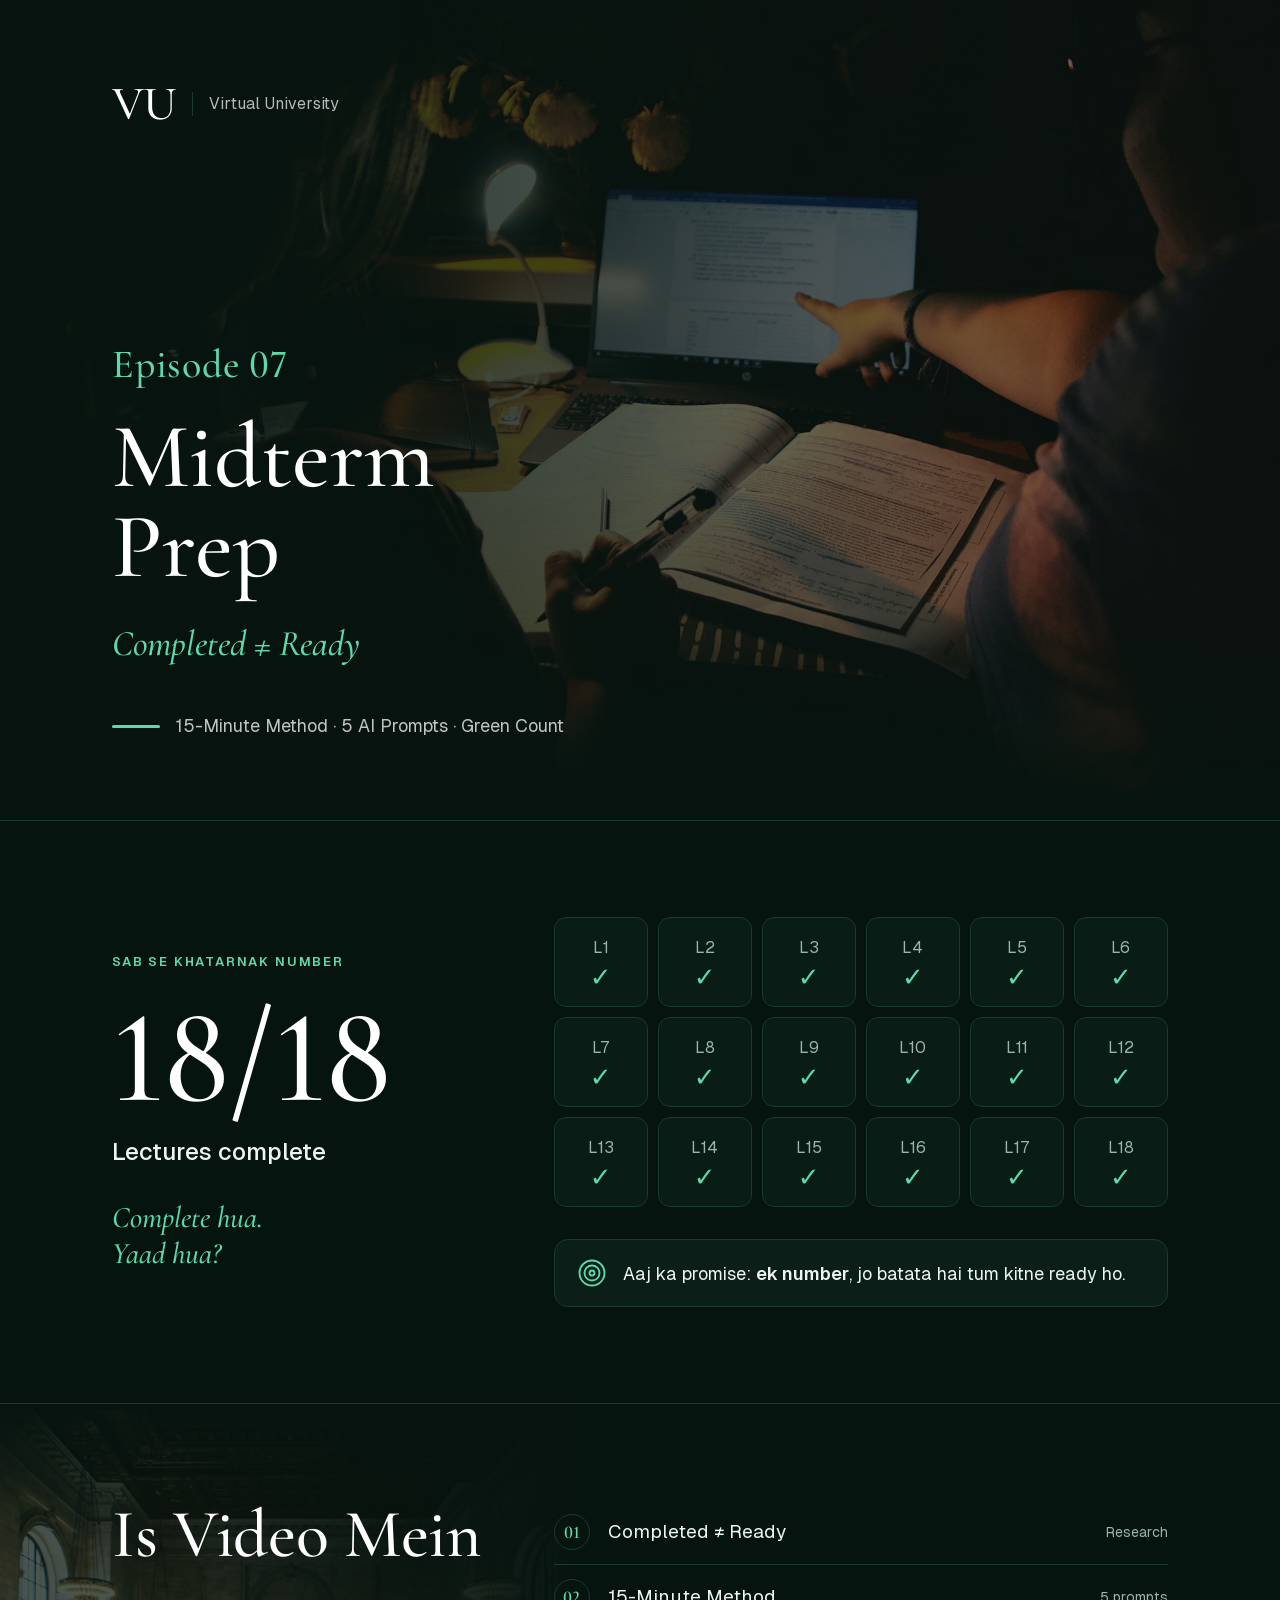
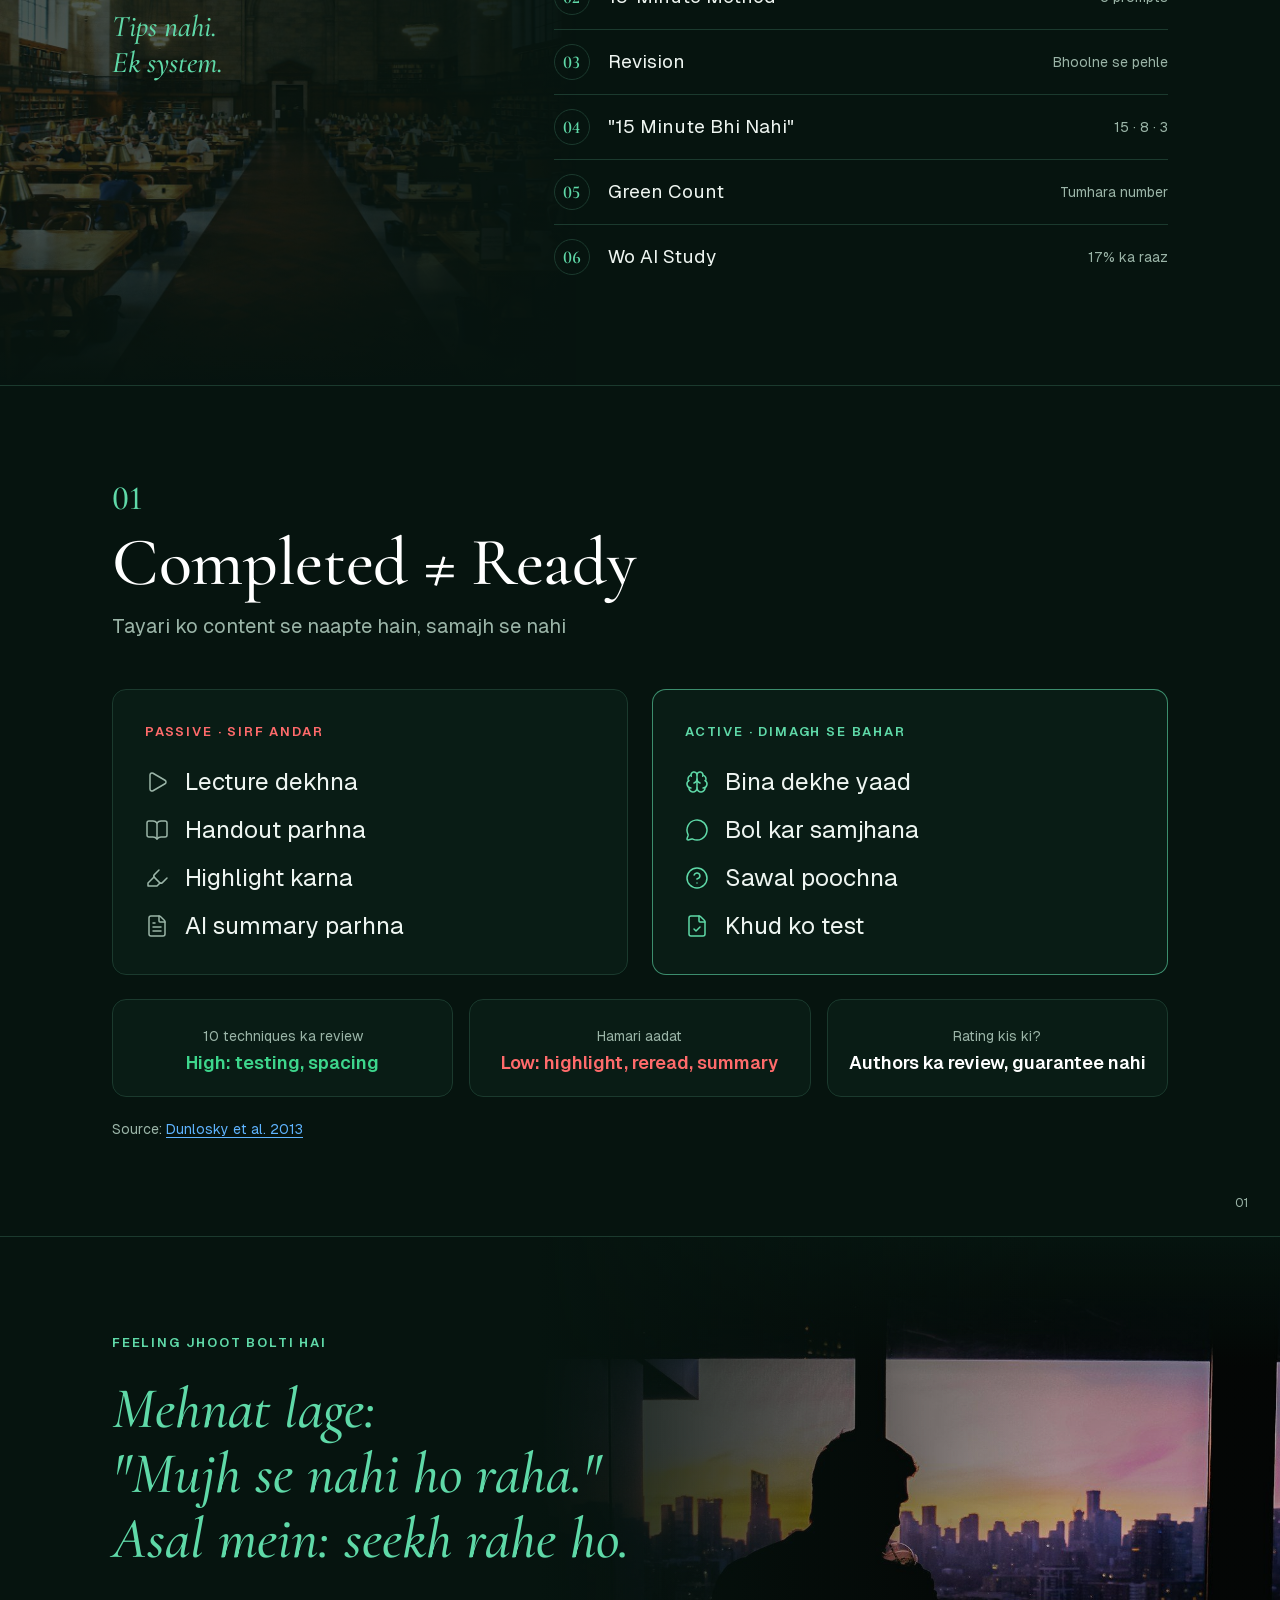
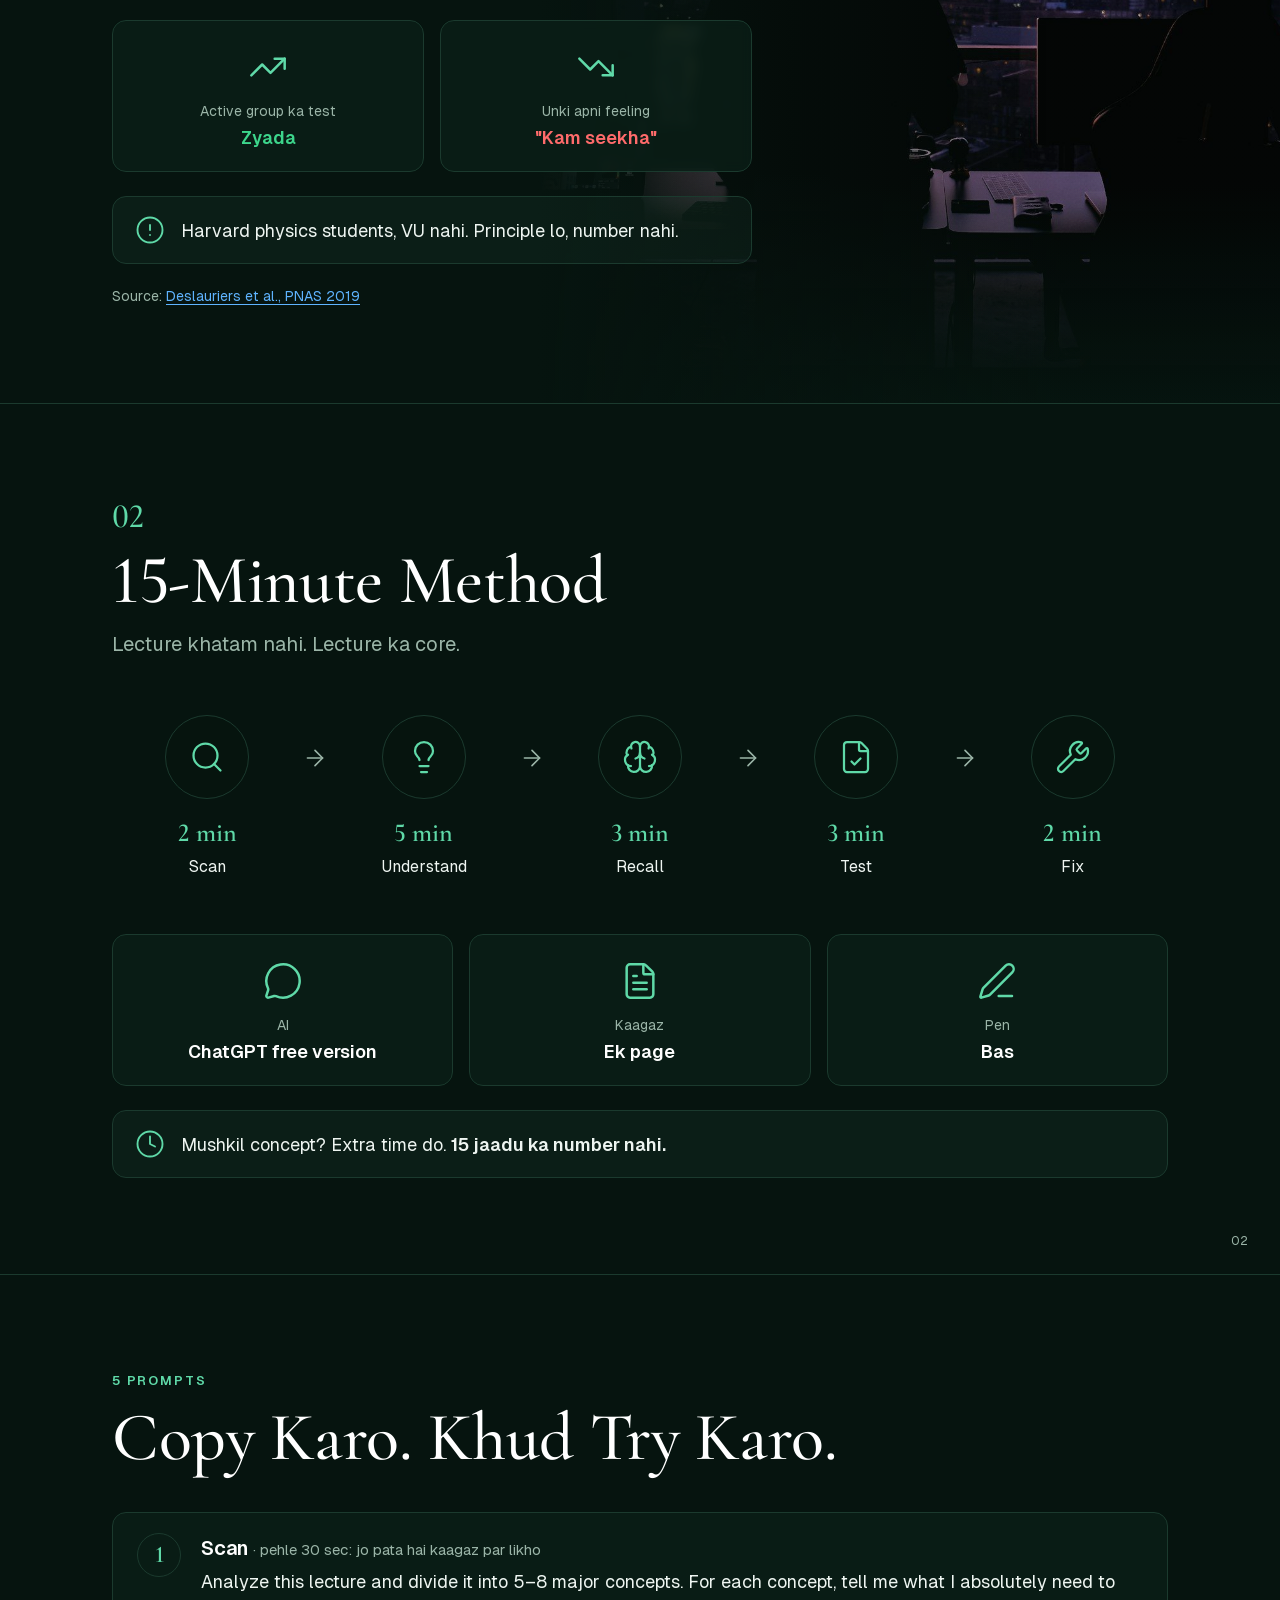
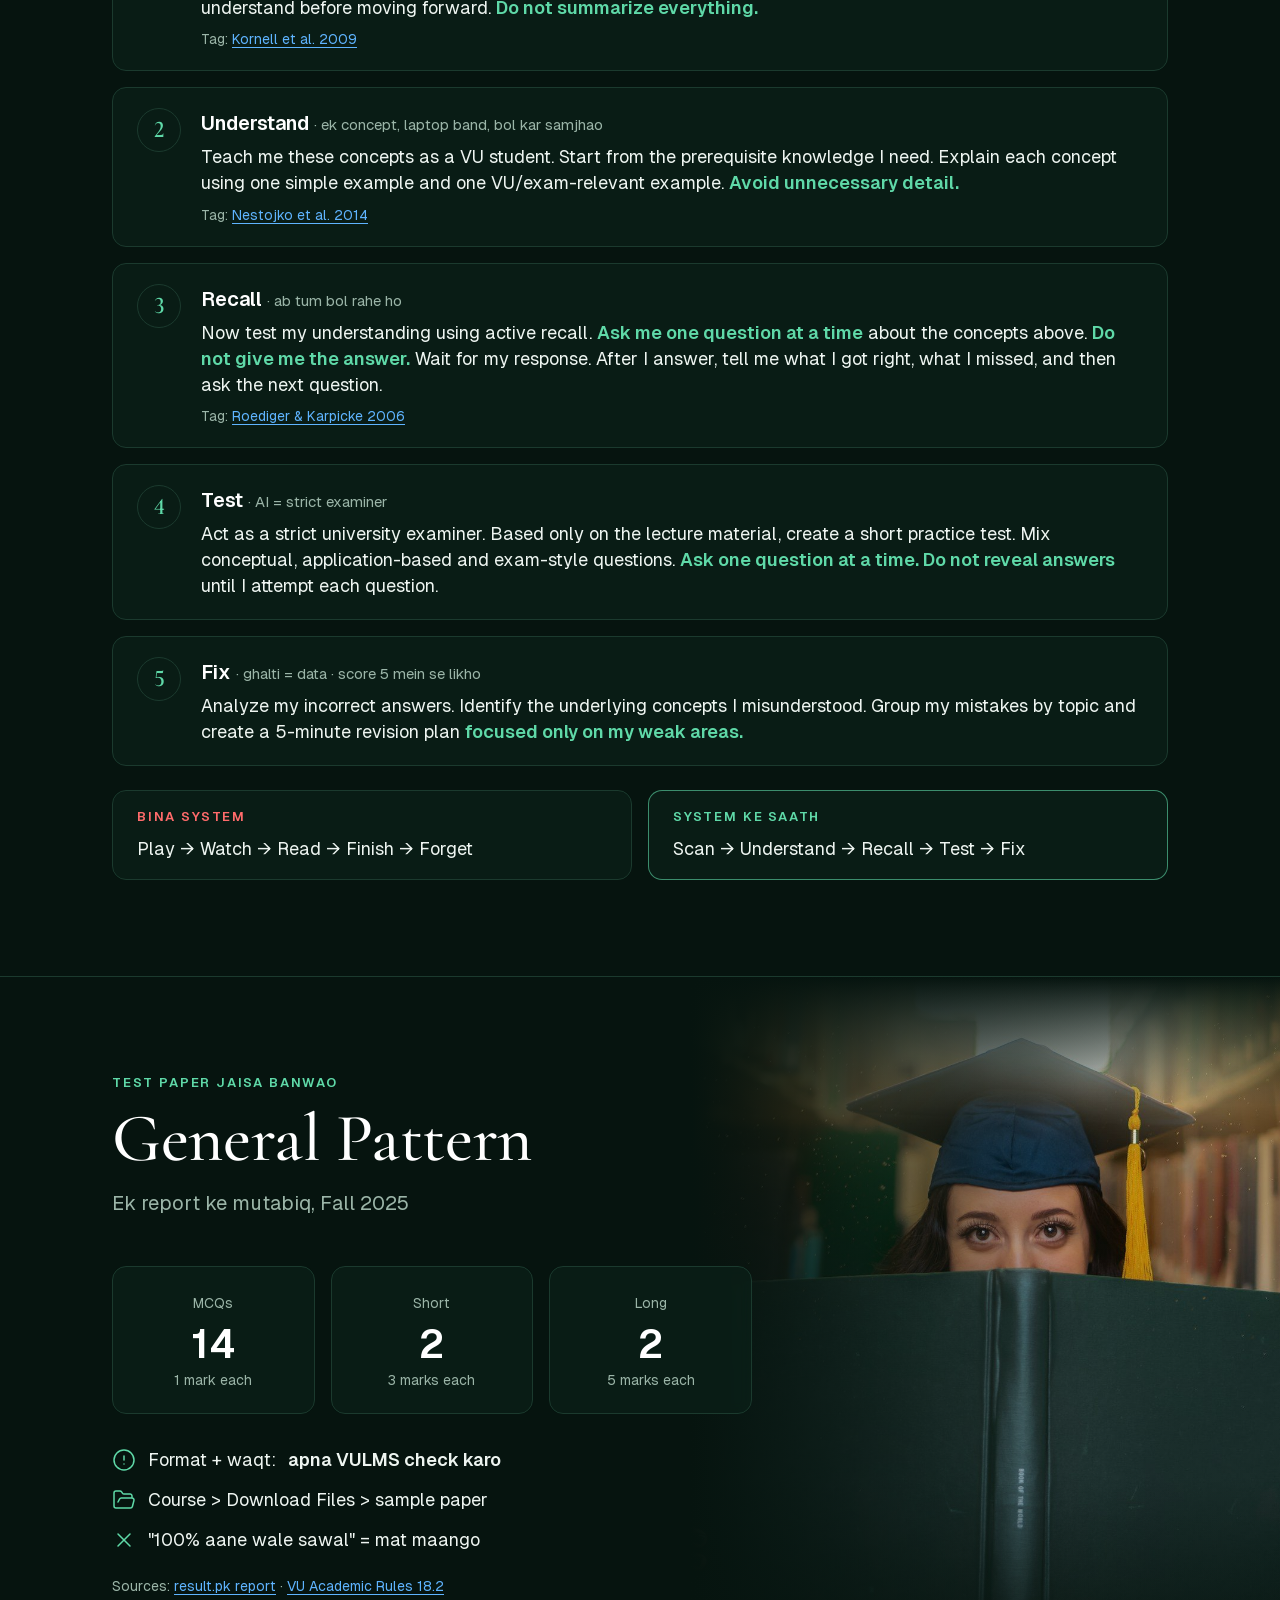
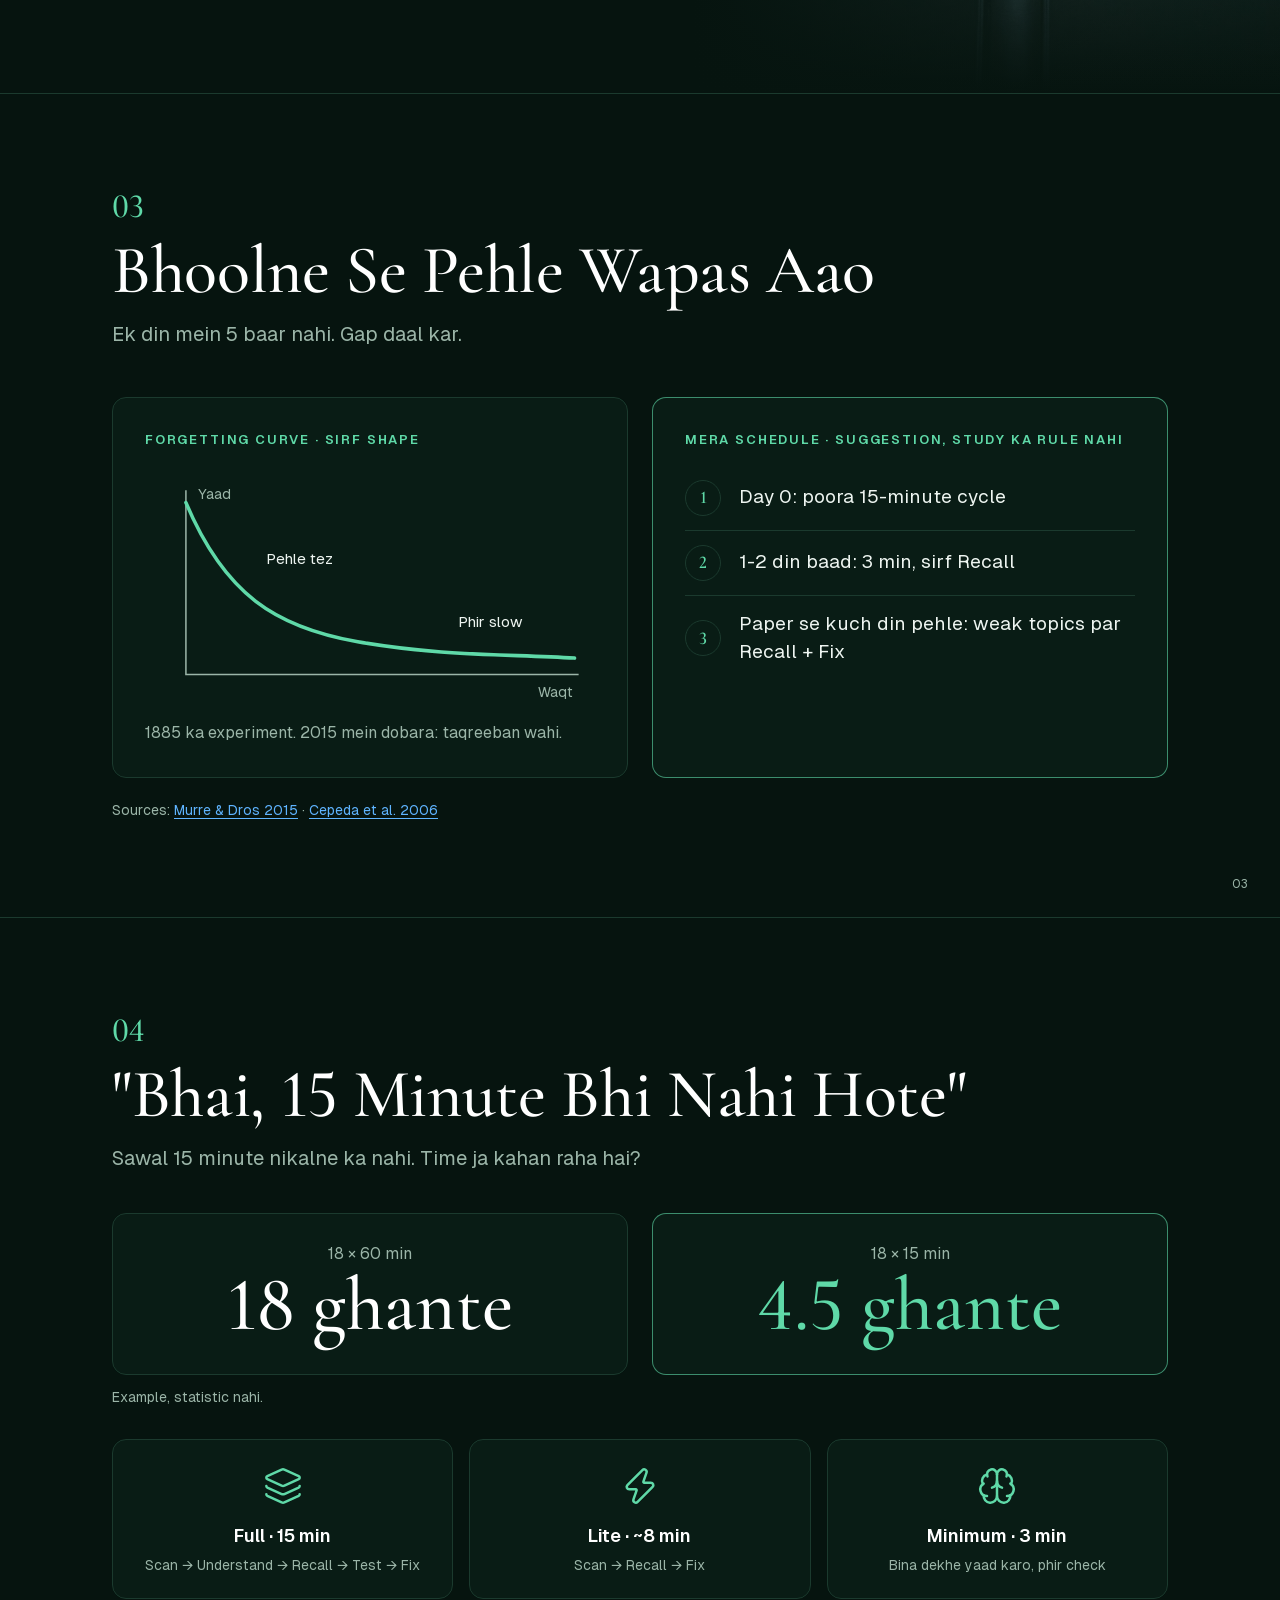
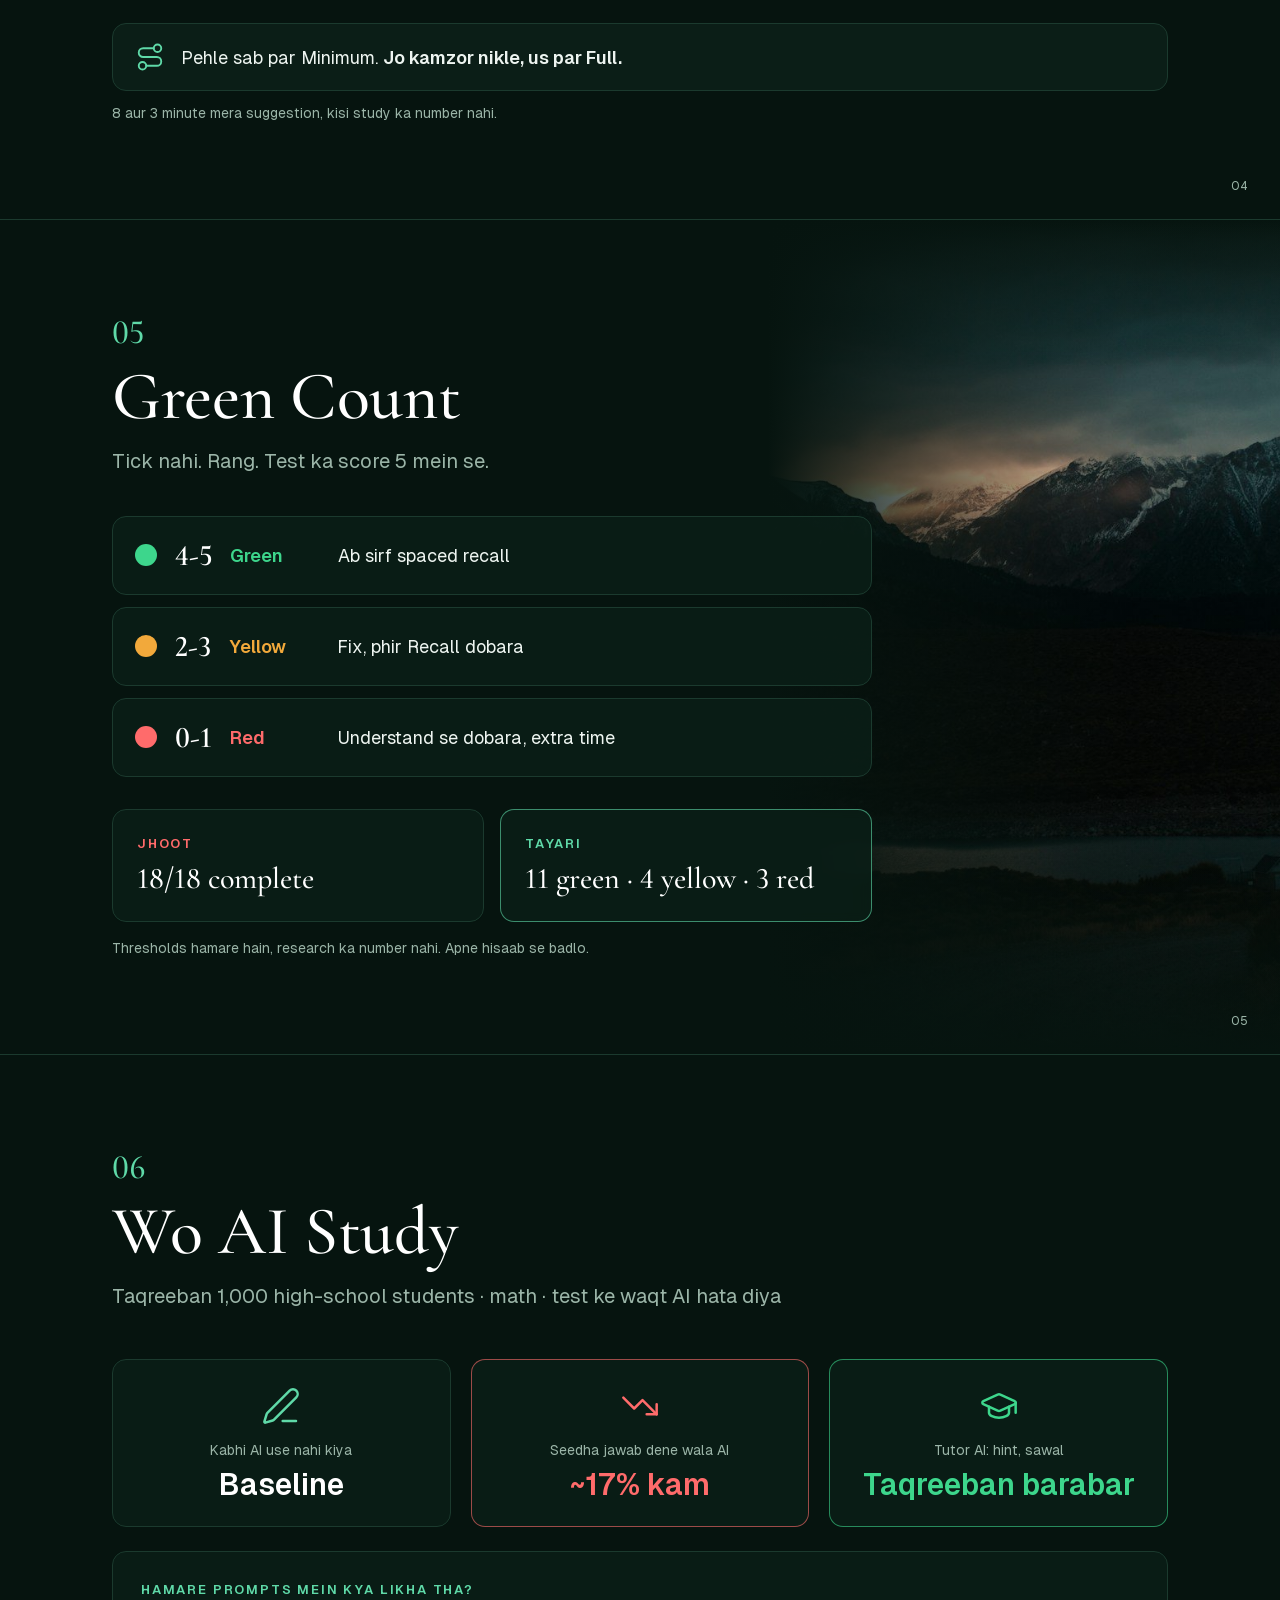
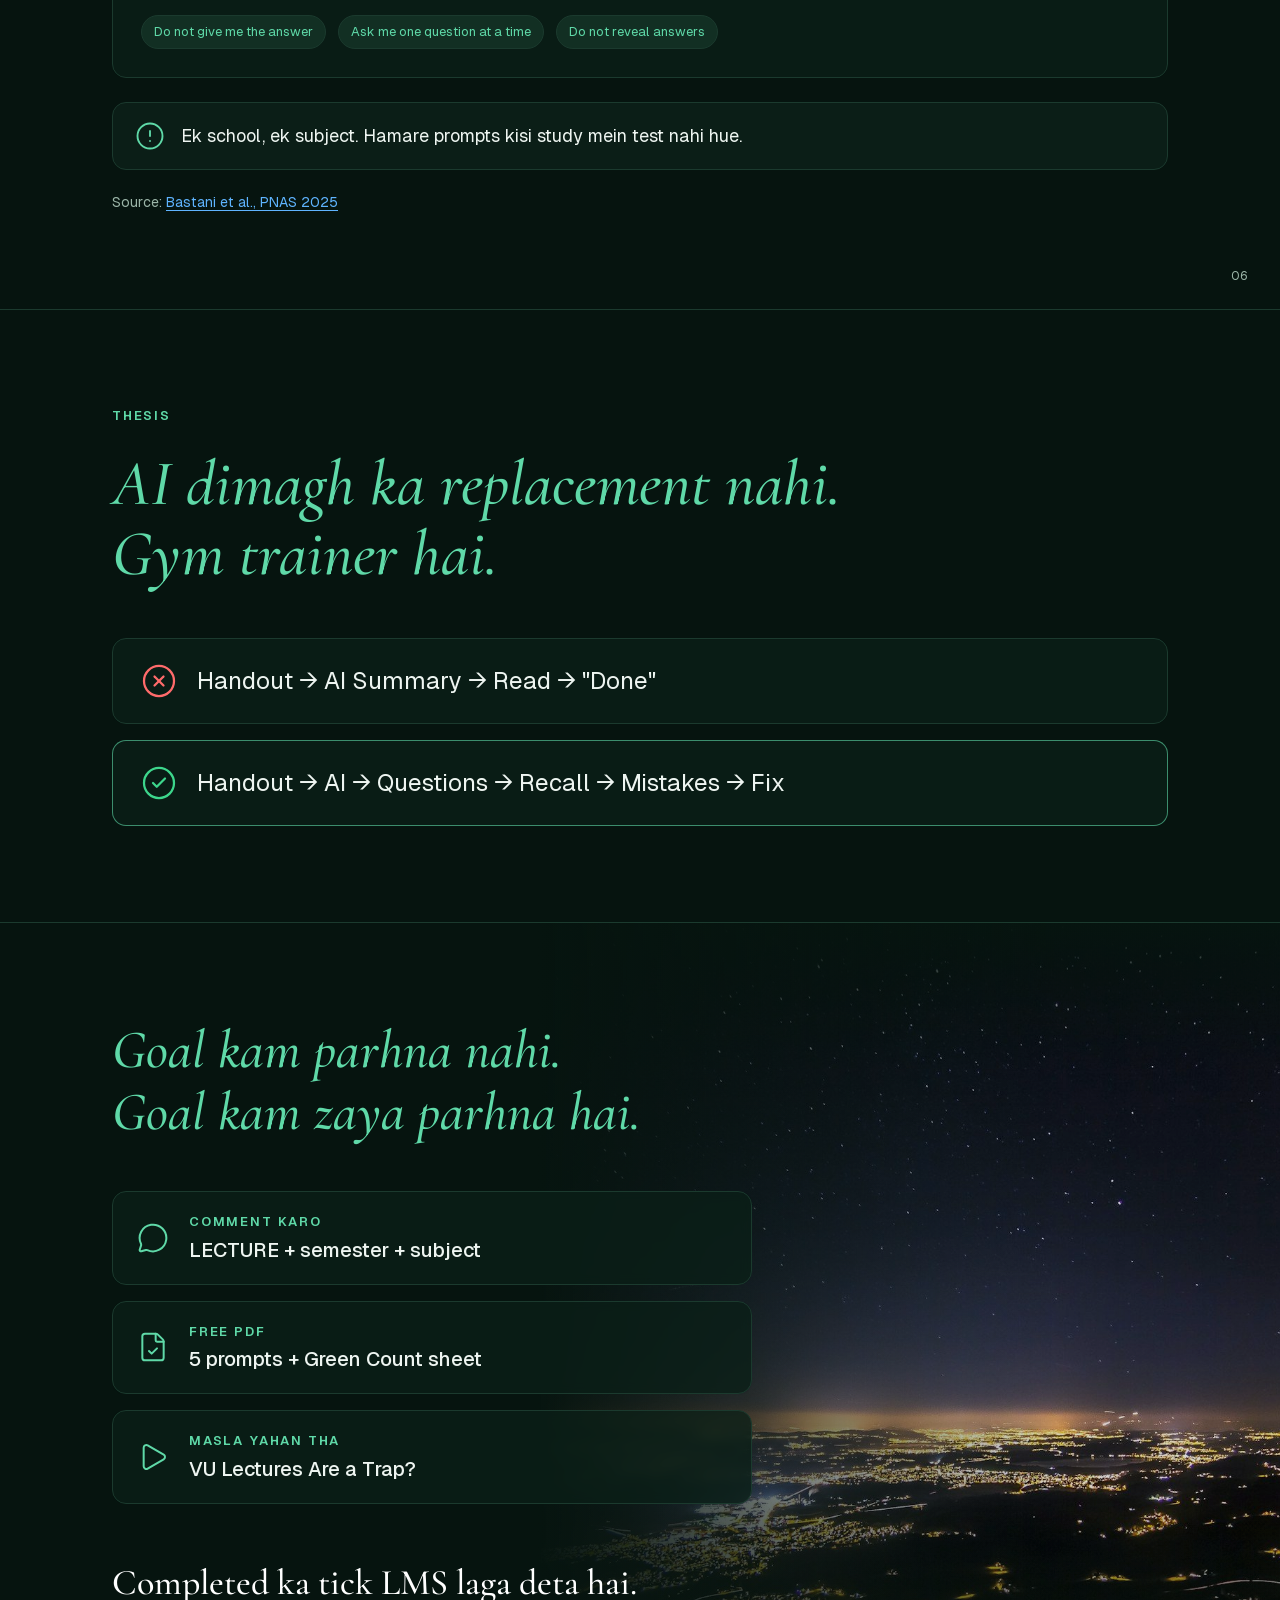
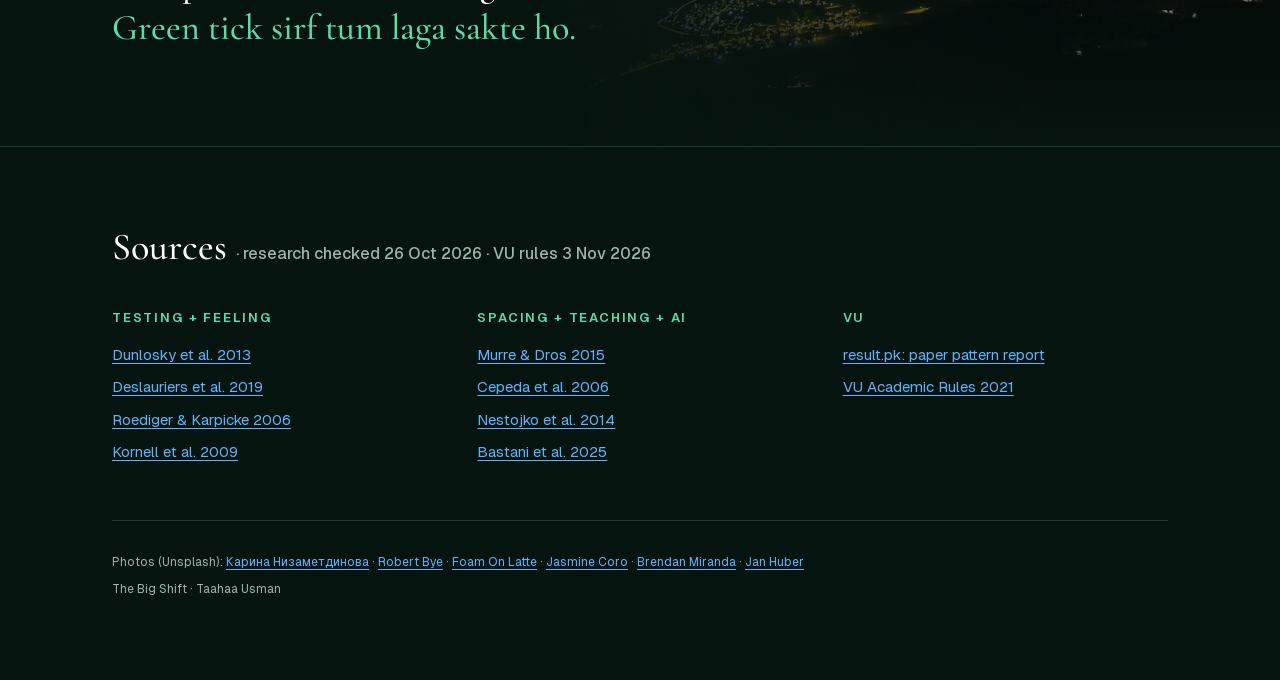
<file: vu-midterm-prep/index.html>
<!doctype html>
<html lang="en" style="scroll-behavior: smooth">
  <head>
    <meta charset="UTF-8" />
    <meta name="viewport" content="width=device-width, initial-scale=1.0" />
    <title>VU Midterm Prep</title>
    <meta
      name="description"
      content="VU midterm ki tayari: 15-Minute Method, 5 AI prompts aur Green Count."
    />
    <link
      rel="preload"
      href="assets/fonts/Geist-Variable.woff2"
      as="font"
      type="font/woff2"
      crossorigin
    />
    <link rel="stylesheet" href="assets/css/styles.css" />
    <script src="assets/js/main.js" defer></script>
  </head>
  <body class="font-sans antialiased">
    <!-- icons:start -->
    <svg width="0" height="0" style="position: absolute" aria-hidden="true">
      <symbol
        id="i-arrow-right"
        viewBox="0 0 24 24"
        fill="none"
        stroke="currentColor"
        stroke-width="1.5"
        stroke-linecap="round"
        stroke-linejoin="round"
      >
        <path d="M5 12h14" />
        <path d="m12 5 7 7-7 7" />
      </symbol>
      <symbol
        id="i-book-open"
        viewBox="0 0 24 24"
        fill="none"
        stroke="currentColor"
        stroke-width="1.5"
        stroke-linecap="round"
        stroke-linejoin="round"
      >
        <path d="M12 5v16" />
        <path
          d="M20.001 19A2 2 0 0022 17V5a2 2 0 00-1.999-2L16 3.002A5 5 0 0012 5a5 5 0 00-4-2H4a2 2 0 00-2 2v12a2 2 0 001.999 2H8a5 5 0 014 2 5 5 0 014-2z"
        />
      </symbol>
      <symbol
        id="i-brain"
        viewBox="0 0 24 24"
        fill="none"
        stroke="currentColor"
        stroke-width="1.5"
        stroke-linecap="round"
        stroke-linejoin="round"
      >
        <path d="M12 18V5" />
        <path d="M15 13a4.17 4.17 0 01-3-4 4.17 4.17 0 01-3 4" />
        <path d="M17.707 6.294A3 3 0 1012 5a3 3 0 10-5.707 1.294" />
        <path d="M17.996 5.125a4 4 0 012.526 5.77" />
        <path d="M18 18a4 4 0 002-7.465" />
        <path d="M19.967 17.482a4 4 0 11-7.967.517 4 4 0 11-7.967-.517" />
        <path d="M6 18a4 4 0 01-2-7.465" />
        <path d="M6.004 5.125a4 4 0 00-2.526 5.77" />
      </symbol>
      <symbol
        id="i-circle-alert"
        viewBox="0 0 24 24"
        fill="none"
        stroke="currentColor"
        stroke-width="1.5"
        stroke-linecap="round"
        stroke-linejoin="round"
      >
        <circle cx="12" cy="12" r="10" />
        <line x1="12" x2="12" y1="8" y2="12" />
        <line x1="12" x2="12.01" y1="16" y2="16" />
      </symbol>
      <symbol
        id="i-circle-check"
        viewBox="0 0 24 24"
        fill="none"
        stroke="currentColor"
        stroke-width="1.5"
        stroke-linecap="round"
        stroke-linejoin="round"
      >
        <circle cx="12" cy="12" r="10" />
        <path d="m16 9-5.5 5.5L8 12" />
      </symbol>
      <symbol
        id="i-circle-help"
        viewBox="0 0 24 24"
        fill="none"
        stroke="currentColor"
        stroke-width="1.5"
        stroke-linecap="round"
        stroke-linejoin="round"
      >
        <circle cx="12" cy="12" r="10" />
        <path d="M9.09 9a3 3 0 0 1 5.83 1c0 2-3 3-3 3" />
        <path d="M12 17h.01" />
      </symbol>
      <symbol
        id="i-circle-x"
        viewBox="0 0 24 24"
        fill="none"
        stroke="currentColor"
        stroke-width="1.5"
        stroke-linecap="round"
        stroke-linejoin="round"
      >
        <circle cx="12" cy="12" r="10" />
        <path d="m15 9-6 6" />
        <path d="m9 9 6 6" />
      </symbol>
      <symbol
        id="i-clock"
        viewBox="0 0 24 24"
        fill="none"
        stroke="currentColor"
        stroke-width="1.5"
        stroke-linecap="round"
        stroke-linejoin="round"
      >
        <circle cx="12" cy="12" r="10" />
        <path d="M12 6v6l4 2" />
      </symbol>
      <symbol
        id="i-file-check"
        viewBox="0 0 24 24"
        fill="none"
        stroke="currentColor"
        stroke-width="1.5"
        stroke-linecap="round"
        stroke-linejoin="round"
      >
        <path
          d="M6 22a2 2 0 0 1-2-2V4a2 2 0 0 1 2-2h8a2.4 2.4 0 0 1 1.704.706l3.588 3.588A2.4 2.4 0 0 1 20 8v12a2 2 0 0 1-2 2z"
        />
        <path d="M14 2v5a1 1 0 0 0 1 1h5" />
        <path d="m9 15 2 2 4-4" />
      </symbol>
      <symbol
        id="i-file-text"
        viewBox="0 0 24 24"
        fill="none"
        stroke="currentColor"
        stroke-width="1.5"
        stroke-linecap="round"
        stroke-linejoin="round"
      >
        <path
          d="M6 22a2 2 0 0 1-2-2V4a2 2 0 0 1 2-2h8a2.4 2.4 0 0 1 1.704.706l3.588 3.588A2.4 2.4 0 0 1 20 8v12a2 2 0 0 1-2 2z"
        />
        <path d="M14 2v5a1 1 0 0 0 1 1h5" />
        <path d="M10 9H8" />
        <path d="M16 13H8" />
        <path d="M16 17H8" />
      </symbol>
      <symbol
        id="i-folder-open"
        viewBox="0 0 24 24"
        fill="none"
        stroke="currentColor"
        stroke-width="1.5"
        stroke-linecap="round"
        stroke-linejoin="round"
      >
        <path
          d="m6 14 1.5-2.9A2 2 0 0 1 9.24 10H20a2 2 0 0 1 1.94 2.5l-1.54 6a2 2 0 0 1-1.95 1.5H4a2 2 0 0 1-2-2V5a2 2 0 0 1 2-2h3.9a2 2 0 0 1 1.69.9l.81 1.2a2 2 0 0 0 1.67.9H18a2 2 0 0 1 2 2v2"
        />
      </symbol>
      <symbol
        id="i-graduation-cap"
        viewBox="0 0 24 24"
        fill="none"
        stroke="currentColor"
        stroke-width="1.5"
        stroke-linecap="round"
        stroke-linejoin="round"
      >
        <path
          d="M21.42 10.922a1 1 0 0 0-.019-1.838L12.83 5.18a2 2 0 0 0-1.66 0L2.6 9.08a1 1 0 0 0 0 1.832l8.57 3.908a2 2 0 0 0 1.66 0z"
        />
        <path d="M22 10v6" />
        <path d="M6 12.5V16a6 3 0 0 0 12 0v-3.5" />
      </symbol>
      <symbol
        id="i-highlighter"
        viewBox="0 0 24 24"
        fill="none"
        stroke="currentColor"
        stroke-width="1.5"
        stroke-linecap="round"
        stroke-linejoin="round"
      >
        <path d="m9 11-6 6v3h9l3-3" />
        <path
          d="m22 12-4.6 4.6a2 2 0 0 1-2.8 0l-5.2-5.2a2 2 0 0 1 0-2.8L14 4"
        />
      </symbol>
      <symbol
        id="i-layers"
        viewBox="0 0 24 24"
        fill="none"
        stroke="currentColor"
        stroke-width="1.5"
        stroke-linecap="round"
        stroke-linejoin="round"
      >
        <path
          d="M12.83 2.18a2 2 0 0 0-1.66 0L2.6 6.08a1 1 0 0 0 0 1.83l8.58 3.91a2 2 0 0 0 1.66 0l8.58-3.9a1 1 0 0 0 0-1.83z"
        />
        <path
          d="M2 12a1 1 0 0 0 .58.91l8.6 3.91a2 2 0 0 0 1.65 0l8.58-3.9A1 1 0 0 0 22 12"
        />
        <path
          d="M2 17a1 1 0 0 0 .58.91l8.6 3.91a2 2 0 0 0 1.65 0l8.58-3.9A1 1 0 0 0 22 17"
        />
      </symbol>
      <symbol
        id="i-lightbulb"
        viewBox="0 0 24 24"
        fill="none"
        stroke="currentColor"
        stroke-width="1.5"
        stroke-linecap="round"
        stroke-linejoin="round"
      >
        <path
          d="M15 14c.2-1 .7-1.7 1.5-2.5 1-.9 1.5-2.2 1.5-3.5A6 6 0 0 0 6 8c0 1 .2 2.2 1.5 3.5.7.7 1.3 1.5 1.5 2.5"
        />
        <path d="M9 18h6" />
        <path d="M10 22h4" />
      </symbol>
      <symbol
        id="i-message-circle"
        viewBox="0 0 24 24"
        fill="none"
        stroke="currentColor"
        stroke-width="1.5"
        stroke-linecap="round"
        stroke-linejoin="round"
      >
        <path
          d="M2.992 16.342a2 2 0 0 1 .094 1.167l-1.065 3.29a1 1 0 0 0 1.236 1.168l3.413-.998a2 2 0 0 1 1.099.092 10 10 0 1 0-4.777-4.719"
        />
      </symbol>
      <symbol
        id="i-pen-line"
        viewBox="0 0 24 24"
        fill="none"
        stroke="currentColor"
        stroke-width="1.5"
        stroke-linecap="round"
        stroke-linejoin="round"
      >
        <path d="M13 21h8" />
        <path
          d="M21.174 6.812a1 1 0 0 0-3.986-3.987L3.842 16.174a2 2 0 0 0-.5.83l-1.321 4.352a.5.5 0 0 0 .623.622l4.353-1.32a2 2 0 0 0 .83-.497z"
        />
      </symbol>
      <symbol
        id="i-play"
        viewBox="0 0 24 24"
        fill="none"
        stroke="currentColor"
        stroke-width="1.5"
        stroke-linecap="round"
        stroke-linejoin="round"
      >
        <path
          d="M5 5a2 2 0 0 1 3.008-1.728l11.997 6.998a2 2 0 0 1 .003 3.458l-12 7A2 2 0 0 1 5 19z"
        />
      </symbol>
      <symbol
        id="i-route"
        viewBox="0 0 24 24"
        fill="none"
        stroke="currentColor"
        stroke-width="1.5"
        stroke-linecap="round"
        stroke-linejoin="round"
      >
        <circle cx="6" cy="19" r="3" />
        <path d="M9 19h8.5a3.5 3.5 0 0 0 0-7h-11a3.5 3.5 0 0 1 0-7H15" />
        <circle cx="18" cy="5" r="3" />
      </symbol>
      <symbol
        id="i-search"
        viewBox="0 0 24 24"
        fill="none"
        stroke="currentColor"
        stroke-width="1.5"
        stroke-linecap="round"
        stroke-linejoin="round"
      >
        <path d="m21 21-4.34-4.34" />
        <circle cx="11" cy="11" r="8" />
      </symbol>
      <symbol
        id="i-target"
        viewBox="0 0 24 24"
        fill="none"
        stroke="currentColor"
        stroke-width="1.5"
        stroke-linecap="round"
        stroke-linejoin="round"
      >
        <circle cx="12" cy="12" r="10" />
        <circle cx="12" cy="12" r="6" />
        <circle cx="12" cy="12" r="2" />
      </symbol>
      <symbol
        id="i-trending-down"
        viewBox="0 0 24 24"
        fill="none"
        stroke="currentColor"
        stroke-width="1.5"
        stroke-linecap="round"
        stroke-linejoin="round"
      >
        <path d="M16 17h6v-6" />
        <path d="m22 17-8.5-8.5-5 5L2 7" />
      </symbol>
      <symbol
        id="i-trending-up"
        viewBox="0 0 24 24"
        fill="none"
        stroke="currentColor"
        stroke-width="1.5"
        stroke-linecap="round"
        stroke-linejoin="round"
      >
        <path d="M16 7h6v6" />
        <path d="m22 7-8.5 8.5-5-5L2 17" />
      </symbol>
      <symbol
        id="i-wrench"
        viewBox="0 0 24 24"
        fill="none"
        stroke="currentColor"
        stroke-width="1.5"
        stroke-linecap="round"
        stroke-linejoin="round"
      >
        <path
          d="M14.7 6.3a1 1 0 0 0 0 1.4l1.6 1.6a1 1 0 0 0 1.4 0l3.106-3.105c.32-.322.863-.22.983.218a6 6 0 0 1-8.259 7.057l-7.91 7.91a1 1 0 0 1-2.999-3l7.91-7.91a6 6 0 0 1 7.057-8.259c.438.12.54.662.219.984z"
        />
      </symbol>
      <symbol
        id="i-x"
        viewBox="0 0 24 24"
        fill="none"
        stroke="currentColor"
        stroke-width="1.5"
        stroke-linecap="round"
        stroke-linejoin="round"
      >
        <path d="M18 6 6 18" />
        <path d="m6 6 12 12" />
      </symbol>
      <symbol
        id="i-zap"
        viewBox="0 0 24 24"
        fill="none"
        stroke="currentColor"
        stroke-width="1.5"
        stroke-linecap="round"
        stroke-linejoin="round"
      >
        <path
          d="M15.914 4a1.5 1.5 0 00-2.474-1.561l-9 9A1.5 1.5 0 005.5 14h4.002a.5.5 0 01.471.666L8.086 20a1.5 1.5 0 002.475 1.56l9-9A1.5 1.5 0 0018.5 10h-3.997a.5.5 0 01-.472-.667z"
        />
      </symbol>
    </svg>
    <!-- icons:end -->

    <div class="circle-guide" aria-hidden="true"></div>

    <main id="main">
      <!-- ===== Cover ===== -->
      <section
        id="top"
        class="relative overflow-hidden"
        style="height: 51.25rem"
      >
        <div
          class="absolute inset-0"
          style="
            background: url(&quot;assets/img/night-study.jpg&quot;) center/cover
              no-repeat;
          "
        ></div>
        <div
          class="absolute inset-0"
          style="
            background:
              linear-gradient(
                90deg,
                rgba(6, 20, 15, 0.94) 0%,
                rgba(6, 20, 15, 0.72) 48%,
                rgba(6, 20, 15, 0.25) 100%
              ),
              linear-gradient(
                0deg,
                var(--color-background) 0%,
                rgba(6, 20, 15, 0) 25%
              );
          "
        ></div>
        <div class="wrap relative z-10 flex h-full flex-col py-20">
          <div class="flex items-center gap-4" data-animate>
            <span
              class="font-serif text-5xl leading-none tracking-tight text-white"
              >VU</span
            >
            <span class="border-l border-white/35 pl-4 text-base text-white/70"
              >Virtual University</span
            >
          </div>
          <div class="mt-auto" data-animate data-delay="1">
            <p
              class="font-serif text-gold"
              style="font-size: 2.5rem; line-height: 1; letter-spacing: 0.02em"
            >
              Episode 07
            </p>
            <h1
              class="font-serif font-medium text-white"
              style="font-size: 5.75rem; line-height: 0.98; margin-top: 1.75rem"
            >
              Midterm<br />Prep
            </h1>
            <p class="quote mt-8 text-4xl">Completed &ne; Ready</p>
            <p class="mt-12 flex items-center gap-4 text-lg text-white/75">
              <span class="h-[.1875rem] w-12 rounded bg-gold"></span>15-Minute
              Method · 5 AI Prompts · Green Count
            </p>
          </div>
        </div>
      </section>

      <!-- ===== Hook ===== -->
      <section id="hook" class="chapter">
        <div class="wrap grid grid-cols-5 items-center gap-12" data-animate>
          <div class="col-span-2">
            <p class="eyebrow">Sab se khatarnak number</p>
            <p
              class="mt-5 font-serif text-white"
              style="font-size: 8.25rem; line-height: 1"
            >
              18/18
            </p>
            <p class="mt-3 text-2xl font-medium">Lectures complete</p>
            <p class="quote mt-8 text-3xl">Complete hua.<br />Yaad hua?</p>
          </div>
          <div class="col-span-3">
            <ul class="ticks">
              <li>L1</li>
              <li>L2</li>
              <li>L3</li>
              <li>L4</li>
              <li>L5</li>
              <li>L6</li>
              <li>L7</li>
              <li>L8</li>
              <li>L9</li>
              <li>L10</li>
              <li>L11</li>
              <li>L12</li>
              <li>L13</li>
              <li>L14</li>
              <li>L15</li>
              <li>L16</li>
              <li>L17</li>
              <li>L18</li>
            </ul>
            <div class="tip mt-8">
              <svg class="ic"><use href="#i-target" /></svg
              ><span
                >Aaj ka promise: <span class="font-semibold">ek number</span>,
                jo batata hai tum kitne ready ho.</span
              >
            </div>
          </div>
        </div>
      </section>

      <!-- ===== Contents ===== -->
      <section id="contents" class="chapter">
        <div
          class="photo left"
          style="
            width: 45%;
            background-image: url(&quot;assets/img/library-hall.jpg&quot;);
          "
        ></div>
        <div
          style="
            position: absolute;
            top: 0;
            bottom: 0;
            left: 0;
            width: 45%;
            background: rgba(6, 20, 15, 0.68);
          "
        ></div>
        <div class="wrap grid grid-cols-5 gap-12" data-animate>
          <div class="col-span-2">
            <h2 class="title">Is Video Mein</h2>
            <p class="quote mt-10 text-3xl">Tips nahi.<br />Ek system.</p>
          </div>
          <ol class="col-span-3 nlist">
            <li>
              <span class="n">01</span
              ><a href="#ready" class="flex-1 hover:text-gold"
                >Completed &ne; Ready</a
              ><span class="text-sm text-muted-foreground">Research</span>
            </li>
            <li>
              <span class="n">02</span
              ><a href="#method" class="flex-1 hover:text-gold"
                >15-Minute Method</a
              ><span class="text-sm text-muted-foreground">5 prompts</span>
            </li>
            <li>
              <span class="n">03</span
              ><a href="#revision" class="flex-1 hover:text-gold">Revision</a
              ><span class="text-sm text-muted-foreground"
                >Bhoolne se pehle</span
              >
            </li>
            <li>
              <span class="n">04</span
              ><a href="#time" class="flex-1 hover:text-gold"
                >"15 Minute Bhi Nahi"</a
              ><span class="text-sm text-muted-foreground">15 · 8 · 3</span>
            </li>
            <li>
              <span class="n">05</span
              ><a href="#green" class="flex-1 hover:text-gold">Green Count</a
              ><span class="text-sm text-muted-foreground">Tumhara number</span>
            </li>
            <li>
              <span class="n">06</span
              ><a href="#ai" class="flex-1 hover:text-gold">Wo AI Study</a
              ><span class="text-sm text-muted-foreground">17% ka raaz</span>
            </li>
          </ol>
        </div>
      </section>

      <!-- ===== 01 Completed != Ready ===== -->
      <section id="ready" class="chapter">
        <div class="wrap" data-animate>
          <p class="num">01</p>
          <h2 class="title mt-3">Completed &ne; Ready</h2>
          <p class="subtitle">
            Tayari ko content se naapte hain, samajh se nahi
          </p>
          <div class="mt-12 grid grid-cols-2 gap-6">
            <div class="card p-8">
              <p class="eyebrow" style="color: var(--color-bad)">
                Passive · sirf andar
              </p>
              <ul class="mt-6 space-y-4 text-2xl">
                <li class="flex items-center gap-4">
                  <svg class="ic text-muted-foreground">
                    <use href="#i-play" /></svg
                  >Lecture dekhna
                </li>
                <li class="flex items-center gap-4">
                  <svg class="ic text-muted-foreground">
                    <use href="#i-book-open" /></svg
                  >Handout parhna
                </li>
                <li class="flex items-center gap-4">
                  <svg class="ic text-muted-foreground">
                    <use href="#i-highlighter" /></svg
                  >Highlight karna
                </li>
                <li class="flex items-center gap-4">
                  <svg class="ic text-muted-foreground">
                    <use href="#i-file-text" /></svg
                  >AI summary parhna
                </li>
              </ul>
            </div>
            <div class="card p-8" style="border-color: rgba(95, 217, 168, 0.6)">
              <p class="eyebrow">Active · dimagh se bahar</p>
              <ul class="mt-6 space-y-4 text-2xl">
                <li class="flex items-center gap-4">
                  <svg class="ic text-gold"><use href="#i-brain" /></svg>Bina
                  dekhe yaad
                </li>
                <li class="flex items-center gap-4">
                  <svg class="ic text-gold">
                    <use href="#i-message-circle" /></svg
                  >Bol kar samjhana
                </li>
                <li class="flex items-center gap-4">
                  <svg class="ic text-gold"><use href="#i-circle-help" /></svg
                  >Sawal poochna
                </li>
                <li class="flex items-center gap-4">
                  <svg class="ic text-gold"><use href="#i-file-check" /></svg
                  >Khud ko test
                </li>
              </ul>
            </div>
          </div>
          <div class="mt-6 grid grid-cols-3 gap-4">
            <div class="icard">
              <p class="k">10 techniques ka review</p>
              <p class="v" style="color: var(--color-ok)">
                High: testing, spacing
              </p>
            </div>
            <div class="icard">
              <p class="k">Hamari aadat</p>
              <p class="v" style="color: var(--color-bad)">
                Low: highlight, reread, summary
              </p>
            </div>
            <div class="icard">
              <p class="k">Rating kis ki?</p>
              <p class="v">Authors ka review, guarantee nahi</p>
            </div>
          </div>
          <p class="src">
            Source:
            <a
              href="https://doi.org/10.1177/1529100612453266"
              target="_blank"
              rel="noopener"
              >Dunlosky et al. 2013</a
            >
          </p>
        </div>
        <p class="pageno">01</p>
      </section>

      <!-- ===== Feeling ===== -->
      <section id="feeling" class="chapter">
        <div
          class="photo"
          style="
            background-image: url(&quot;assets/img/silhouette-city-window.jpg&quot;);
          "
        ></div>
        <div class="wrap" data-animate>
          <p class="eyebrow">Feeling jhoot bolti hai</p>
          <p class="quote mt-6" style="font-size: 3.625rem; line-height: 1.12">
            Mehnat lage:<br />"Mujh se nahi ho raha."<br />Asal mein: seekh rahe
            ho.
          </p>
          <div class="mt-12 grid max-w-[40rem] grid-cols-2 gap-4">
            <div class="icard">
              <svg class="ic"><use href="#i-trending-up" /></svg>
              <p class="k">Active group ka test</p>
              <p class="v" style="color: var(--color-ok)">Zyada</p>
            </div>
            <div class="icard">
              <svg class="ic"><use href="#i-trending-down" /></svg>
              <p class="k">Unki apni feeling</p>
              <p class="v" style="color: var(--color-bad)">"Kam seekha"</p>
            </div>
          </div>
          <div class="tip mt-6 max-w-[40rem]">
            <svg class="ic"><use href="#i-circle-alert" /></svg
            ><span
              >Harvard physics students, VU nahi. Principle lo, number
              nahi.</span
            >
          </div>
          <p class="src">
            Source:
            <a
              href="https://doi.org/10.1073/pnas.1821936116"
              target="_blank"
              rel="noopener"
              >Deslauriers et al., PNAS 2019</a
            >
          </p>
        </div>
      </section>

      <!-- ===== 02 Method ===== -->
      <section id="method" class="chapter">
        <div class="wrap" data-animate>
          <p class="num">02</p>
          <h2 class="title mt-3">15-Minute Method</h2>
          <p class="subtitle">Lecture khatam nahi. Lecture ka core.</p>
          <div class="steps mt-14">
            <div class="step">
              <div class="circle">
                <svg class="ic"><use href="#i-search" /></svg>
              </div>
              <p class="sn">2 min</p>
              <p class="sl">Scan</p>
            </div>
            <svg class="ic arrow"><use href="#i-arrow-right" /></svg>
            <div class="step">
              <div class="circle">
                <svg class="ic"><use href="#i-lightbulb" /></svg>
              </div>
              <p class="sn">5 min</p>
              <p class="sl">Understand</p>
            </div>
            <svg class="ic arrow"><use href="#i-arrow-right" /></svg>
            <div class="step">
              <div class="circle">
                <svg class="ic"><use href="#i-brain" /></svg>
              </div>
              <p class="sn">3 min</p>
              <p class="sl">Recall</p>
            </div>
            <svg class="ic arrow"><use href="#i-arrow-right" /></svg>
            <div class="step">
              <div class="circle">
                <svg class="ic"><use href="#i-file-check" /></svg>
              </div>
              <p class="sn">3 min</p>
              <p class="sl">Test</p>
            </div>
            <svg class="ic arrow"><use href="#i-arrow-right" /></svg>
            <div class="step">
              <div class="circle">
                <svg class="ic"><use href="#i-wrench" /></svg>
              </div>
              <p class="sn">2 min</p>
              <p class="sl">Fix</p>
            </div>
          </div>
          <div class="mt-14 grid grid-cols-3 gap-4">
            <div class="icard">
              <svg class="ic"><use href="#i-message-circle" /></svg>
              <p class="k">AI</p>
              <p class="v">ChatGPT free version</p>
            </div>
            <div class="icard">
              <svg class="ic"><use href="#i-file-text" /></svg>
              <p class="k">Kaagaz</p>
              <p class="v">Ek page</p>
            </div>
            <div class="icard">
              <svg class="ic"><use href="#i-pen-line" /></svg>
              <p class="k">Pen</p>
              <p class="v">Bas</p>
            </div>
          </div>
          <div class="tip mt-6">
            <svg class="ic"><use href="#i-clock" /></svg
            ><span
              >Mushkil concept? Extra time do.
              <span class="font-semibold">15 jaadu ka number nahi.</span></span
            >
          </div>
        </div>
        <p class="pageno">02</p>
      </section>

      <!-- ===== Prompts ===== -->
      <section id="prompts" class="chapter">
        <div class="wrap" data-animate>
          <p class="eyebrow">5 Prompts</p>
          <h2 class="title mt-3">Copy Karo. Khud Try Karo.</h2>
          <div class="mt-10 space-y-4">
            <div class="prompt">
              <p class="pn">1</p>
              <div>
                <p class="pt">
                  Scan <span>· pehle 30 sec: jo pata hai kaagaz par likho</span>
                </p>
                <p class="pq">
                  Analyze this lecture and divide it into 5–8 major concepts.
                  For each concept, tell me what I absolutely need to understand
                  before moving forward. <b>Do not summarize everything.</b>
                </p>
                <p class="src mt-2">
                  Tag:
                  <a
                    href="https://pubmed.ncbi.nlm.nih.gov/19586265/"
                    target="_blank"
                    rel="noopener"
                    >Kornell et al. 2009</a
                  >
                </p>
              </div>
            </div>
            <div class="prompt">
              <p class="pn">2</p>
              <div>
                <p class="pt">
                  Understand
                  <span>· ek concept, laptop band, bol kar samjhao</span>
                </p>
                <p class="pq">
                  Teach me these concepts as a VU student. Start from the
                  prerequisite knowledge I need. Explain each concept using one
                  simple example and one VU/exam-relevant example.
                  <b>Avoid unnecessary detail.</b>
                </p>
                <p class="src mt-2">
                  Tag:
                  <a
                    href="https://doi.org/10.3758/s13421-014-0416-z"
                    target="_blank"
                    rel="noopener"
                    >Nestojko et al. 2014</a
                  >
                </p>
              </div>
            </div>
            <div class="prompt">
              <p class="pn">3</p>
              <div>
                <p class="pt">Recall <span>· ab tum bol rahe ho</span></p>
                <p class="pq">
                  Now test my understanding using active recall.
                  <b>Ask me one question at a time</b> about the concepts above.
                  <b>Do not give me the answer.</b> Wait for my response. After
                  I answer, tell me what I got right, what I missed, and then
                  ask the next question.
                </p>
                <p class="src mt-2">
                  Tag:
                  <a
                    href="https://profiles.wustl.edu/en/publications/test-enhanced-learning-taking-memory-tests-improves-long-term-ret/"
                    target="_blank"
                    rel="noopener"
                    >Roediger &amp; Karpicke 2006</a
                  >
                </p>
              </div>
            </div>
            <div class="prompt">
              <p class="pn">4</p>
              <div>
                <p class="pt">Test <span>· AI = strict examiner</span></p>
                <p class="pq">
                  Act as a strict university examiner. Based only on the lecture
                  material, create a short practice test. Mix conceptual,
                  application-based and exam-style questions.
                  <b>Ask one question at a time. Do not reveal answers</b> until
                  I attempt each question.
                </p>
              </div>
            </div>
            <div class="prompt">
              <p class="pn">5</p>
              <div>
                <p class="pt">
                  Fix <span>· ghalti = data · score 5 mein se likho</span>
                </p>
                <p class="pq">
                  Analyze my incorrect answers. Identify the underlying concepts
                  I misunderstood. Group my mistakes by topic and create a
                  5-minute revision plan <b>focused only on my weak areas.</b>
                </p>
              </div>
            </div>
          </div>
          <div class="mt-6 grid grid-cols-2 gap-4">
            <div class="card px-6 py-4">
              <p class="eyebrow" style="color: var(--color-bad)">Bina system</p>
              <p class="mt-2 text-lg">Play → Watch → Read → Finish → Forget</p>
            </div>
            <div
              class="card px-6 py-4"
              style="border-color: rgba(95, 217, 168, 0.6)"
            >
              <p class="eyebrow">System ke saath</p>
              <p class="mt-2 text-lg">
                Scan → Understand → Recall → Test → Fix
              </p>
            </div>
          </div>
        </div>
      </section>

      <!-- ===== Paper pattern ===== -->
      <section id="pattern" class="chapter">
        <div
          class="photo"
          style="
            width: 46%;
            background-image: url(&quot;assets/img/graduate-library.jpg&quot;);
          "
        ></div>
        <div class="wrap" data-animate>
          <p class="eyebrow">Test paper jaisa banwao</p>
          <h2 class="title mt-3">General Pattern</h2>
          <p class="subtitle">Ek report ke mutabiq, Fall 2025</p>
          <div class="mt-12 grid max-w-[40rem] grid-cols-3 gap-4">
            <div class="icard">
              <p class="k">MCQs</p>
              <p class="v" style="font-size: 2.5rem">14</p>
              <p class="k">1 mark each</p>
            </div>
            <div class="icard">
              <p class="k">Short</p>
              <p class="v" style="font-size: 2.5rem">2</p>
              <p class="k">3 marks each</p>
            </div>
            <div class="icard">
              <p class="k">Long</p>
              <p class="v" style="font-size: 2.5rem">2</p>
              <p class="k">5 marks each</p>
            </div>
          </div>
          <ul class="mt-8 max-w-[40rem] space-y-3 text-lg">
            <li class="flex items-center gap-3">
              <svg class="ic h-6 w-6 text-gold">
                <use href="#i-circle-alert" /></svg
              >Format + waqt:
              <span class="font-semibold">apna VULMS check karo</span>
            </li>
            <li class="flex items-center gap-3">
              <svg class="ic h-6 w-6 text-gold">
                <use href="#i-folder-open" /></svg
              >Course &gt; Download Files &gt; sample paper
            </li>
            <li class="flex items-center gap-3">
              <svg class="ic h-6 w-6 text-gold"><use href="#i-x" /></svg>"100%
              aane wale sawal" = mat maango
            </li>
          </ul>
          <p class="src">
            Sources:
            <a
              href="https://www.result.pk/educom/vu-announces-official-paper-pattern-2025-for-fall-mid-terms-54642.htm"
              target="_blank"
              rel="noopener"
              >result.pk report</a
            >
            ·
            <a
              href="https://handbook.vu.edu.pk/HandBook_Pages/Academic%20Rules%20and%20Regulations.htm"
              target="_blank"
              rel="noopener"
              >VU Academic Rules 18.2</a
            >
          </p>
        </div>
      </section>

      <!-- ===== 03 Revision ===== -->
      <section id="revision" class="chapter">
        <div class="wrap" data-animate>
          <p class="num">03</p>
          <h2 class="title mt-3">Bhoolne Se Pehle Wapas Aao</h2>
          <p class="subtitle">Ek din mein 5 baar nahi. Gap daal kar.</p>
          <div class="mt-12 grid grid-cols-2 items-stretch gap-6">
            <div class="card p-8">
              <p class="eyebrow">Forgetting curve · sirf shape</p>
              <svg
                viewBox="0 0 440 230"
                class="mt-6 w-full"
                role="img"
                aria-label="Shuru mein tezi se bhoolna, phir bhoolna slow hota hai"
              >
                <path
                  d="M40 16V196H424"
                  fill="none"
                  stroke="#9bb5a8"
                  stroke-width="1.5"
                />
                <path
                  d="M40 28C78 118 128 150 208 164S352 176 420 180"
                  fill="none"
                  stroke="#5fd9a8"
                  stroke-width="3.5"
                  stroke-linecap="round"
                />
                <text x="52" y="24" fill="#9bb5a8" font-size="14">Yaad</text>
                <text x="384" y="218" fill="#9bb5a8" font-size="14">Waqt</text>
                <text x="118" y="88" fill="#eef5f1" font-size="15">
                  Pehle tez
                </text>
                <text x="306" y="150" fill="#eef5f1" font-size="15">
                  Phir slow
                </text>
              </svg>
              <p class="mt-3 text-muted-foreground">
                1885 ka experiment. 2015 mein dobara: taqreeban wahi.
              </p>
            </div>
            <div class="card p-8" style="border-color: rgba(95, 217, 168, 0.6)">
              <p class="eyebrow">
                Mera schedule · suggestion, study ka rule nahi
              </p>
              <ol class="nlist mt-4">
                <li>
                  <span class="n">1</span
                  ><span class="flex-1">Day 0: poora 15-minute cycle</span>
                </li>
                <li>
                  <span class="n">2</span
                  ><span class="flex-1">1-2 din baad: 3 min, sirf Recall</span>
                </li>
                <li>
                  <span class="n">3</span
                  ><span class="flex-1"
                    >Paper se kuch din pehle: weak topics par Recall + Fix</span
                  >
                </li>
              </ol>
            </div>
          </div>
          <p class="src">
            Sources:
            <a
              href="https://journals.plos.org/plosone/article?id=10.1371/journal.pone.0120644"
              target="_blank"
              rel="noopener"
              >Murre &amp; Dros 2015</a
            >
            ·
            <a
              href="https://pubmed.ncbi.nlm.nih.gov/16719566/"
              target="_blank"
              rel="noopener"
              >Cepeda et al. 2006</a
            >
          </p>
        </div>
        <p class="pageno">03</p>
      </section>

      <!-- ===== 04 Time ===== -->
      <section id="time" class="chapter">
        <div class="wrap" data-animate>
          <p class="num">04</p>
          <h2 class="title mt-3">"Bhai, 15 Minute Bhi Nahi Hote"</h2>
          <p class="subtitle">
            Sawal 15 minute nikalne ka nahi. Time ja kahan raha hai?
          </p>
          <div class="mt-10 grid grid-cols-2 gap-6">
            <div class="card p-7 text-center">
              <p class="k text-muted-foreground">18 × 60 min</p>
              <p
                class="font-serif text-white"
                style="font-size: 4.75rem; line-height: 1.05"
              >
                18 ghante
              </p>
            </div>
            <div
              class="card p-7 text-center"
              style="border-color: rgba(95, 217, 168, 0.6)"
            >
              <p class="k text-muted-foreground">18 × 15 min</p>
              <p
                class="font-serif text-gold"
                style="font-size: 4.75rem; line-height: 1.05"
              >
                4.5 ghante
              </p>
            </div>
          </div>
          <p class="mt-3 text-sm text-muted-foreground">
            Example, statistic nahi.
          </p>
          <div class="mt-8 grid grid-cols-3 gap-4">
            <div class="icard">
              <svg class="ic"><use href="#i-layers" /></svg>
              <p class="v">Full · 15 min</p>
              <p class="k mt-2">Scan → Understand → Recall → Test → Fix</p>
            </div>
            <div class="icard">
              <svg class="ic"><use href="#i-zap" /></svg>
              <p class="v">Lite · ~8 min</p>
              <p class="k mt-2">Scan → Recall → Fix</p>
            </div>
            <div class="icard">
              <svg class="ic"><use href="#i-brain" /></svg>
              <p class="v">Minimum · 3 min</p>
              <p class="k mt-2">Bina dekhe yaad karo, phir check</p>
            </div>
          </div>
          <div class="tip mt-6">
            <svg class="ic"><use href="#i-route" /></svg
            ><span
              >Pehle sab par Minimum.
              <span class="font-semibold"
                >Jo kamzor nikle, us par Full.</span
              ></span
            >
          </div>
          <p class="mt-3 text-sm text-muted-foreground">
            8 aur 3 minute mera suggestion, kisi study ka number nahi.
          </p>
        </div>
        <p class="pageno">04</p>
      </section>

      <!-- ===== 05 Green Count ===== -->
      <section id="green" class="chapter">
        <div
          class="photo"
          style="
            width: 40%;
            background-image: url(&quot;assets/img/mountains-dusk.jpg&quot;);
          "
        ></div>
        <div class="wrap" data-animate>
          <p class="num">05</p>
          <h2 class="title mt-3">Green Count</h2>
          <p class="subtitle">Tick nahi. Rang. Test ka score 5 mein se.</p>
          <div class="mt-10 max-w-[47.5rem] space-y-3">
            <div class="gc">
              <span class="dot" style="background: var(--color-ok)"></span
              ><span class="sc">4-5</span
              ><span class="nm" style="color: var(--color-ok)">Green</span
              ><span class="ac">Ab sirf spaced recall</span>
            </div>
            <div class="gc">
              <span class="dot" style="background: var(--color-warn)"></span
              ><span class="sc">2-3</span
              ><span class="nm" style="color: var(--color-warn)">Yellow</span
              ><span class="ac">Fix, phir Recall dobara</span>
            </div>
            <div class="gc">
              <span class="dot" style="background: var(--color-bad)"></span
              ><span class="sc">0-1</span
              ><span class="nm" style="color: var(--color-bad)">Red</span
              ><span class="ac">Understand se dobara, extra time</span>
            </div>
          </div>
          <div class="mt-8 max-w-[47.5rem] grid grid-cols-2 gap-4">
            <div class="card p-6">
              <p class="eyebrow" style="color: var(--color-bad)">Jhoot</p>
              <p class="mt-2 font-serif text-3xl whitespace-nowrap text-white">
                18/18 complete
              </p>
            </div>
            <div class="card p-6" style="border-color: rgba(95, 217, 168, 0.6)">
              <p class="eyebrow">Tayari</p>
              <p class="mt-2 font-serif text-3xl whitespace-nowrap text-white">
                11 green · 4 yellow · 3 red
              </p>
            </div>
          </div>
          <p class="mt-4 text-sm text-muted-foreground">
            Thresholds hamare hain, research ka number nahi. Apne hisaab se
            badlo.
          </p>
        </div>
        <p class="pageno">05</p>
      </section>

      <!-- ===== 06 AI Study ===== -->
      <section id="ai" class="chapter">
        <div class="wrap" data-animate>
          <p class="num">06</p>
          <h2 class="title mt-3">Wo AI Study</h2>
          <p class="subtitle">
            Taqreeban 1,000 high-school students · math · test ke waqt AI hata
            diya
          </p>
          <div class="mt-12 grid grid-cols-3 gap-5">
            <div class="icard">
              <svg class="ic"><use href="#i-pen-line" /></svg>
              <p class="k">Kabhi AI use nahi kiya</p>
              <p class="v" style="font-size: 1.875rem">Baseline</p>
            </div>
            <div class="icard" style="border-color: rgba(255, 107, 107, 0.6)">
              <svg class="ic" style="color: var(--color-bad)">
                <use href="#i-trending-down" />
              </svg>
              <p class="k">Seedha jawab dene wala AI</p>
              <p class="v" style="font-size: 1.875rem; color: var(--color-bad)">
                ~17% kam
              </p>
            </div>
            <div class="icard" style="border-color: rgba(61, 214, 140, 0.6)">
              <svg class="ic" style="color: var(--color-ok)">
                <use href="#i-graduation-cap" />
              </svg>
              <p class="k">Tutor AI: hint, sawal</p>
              <p class="v" style="font-size: 1.875rem; color: var(--color-ok)">
                Taqreeban barabar
              </p>
            </div>
          </div>
          <div class="card mt-6 p-7">
            <p class="eyebrow">Hamare prompts mein kya likha tha?</p>
            <div class="mt-4 flex flex-wrap gap-3">
              <span class="chip hl">Do not give me the answer</span
              ><span class="chip hl">Ask me one question at a time</span
              ><span class="chip hl">Do not reveal answers</span>
            </div>
          </div>
          <div class="tip mt-6">
            <svg class="ic"><use href="#i-circle-alert" /></svg
            ><span
              >Ek school, ek subject. Hamare prompts kisi study mein test nahi
              hue.</span
            >
          </div>
          <p class="src">
            Source:
            <a
              href="https://ideas.repec.org/a/nas/journl/v122y2025pe2422633122.html"
              target="_blank"
              rel="noopener"
              >Bastani et al., PNAS 2025</a
            >
          </p>
        </div>
        <p class="pageno">06</p>
      </section>

      <!-- ===== Gym trainer ===== -->
      <section id="gym" class="chapter">
        <div class="wrap" data-animate>
          <p class="eyebrow">Thesis</p>
          <p class="quote mt-6" style="font-size: 4rem; line-height: 1.1">
            AI dimagh ka replacement nahi.<br />Gym trainer hai.
          </p>
          <div class="mt-12 space-y-4">
            <div class="card flex items-center gap-5 px-7 py-6">
              <svg class="ic h-9 w-9" style="color: var(--color-bad)">
                <use href="#i-circle-x" />
              </svg>
              <p class="text-2xl">Handout → AI Summary → Read → "Done"</p>
            </div>
            <div
              class="card flex items-center gap-5 px-7 py-6"
              style="border-color: rgba(95, 217, 168, 0.6)"
            >
              <svg class="ic h-9 w-9" style="color: var(--color-ok)">
                <use href="#i-circle-check" />
              </svg>
              <p class="text-2xl">
                Handout → AI → Questions → Recall → Mistakes → Fix
              </p>
            </div>
          </div>
        </div>
      </section>

      <!-- ===== End ===== -->
      <section id="end" class="chapter">
        <div
          class="photo"
          style="
            background-image: url(&quot;assets/img/city-lights-horizon.jpg&quot;);
          "
        ></div>
        <div class="wrap" data-animate>
          <p class="quote" style="font-size: 3.375rem; line-height: 1.15">
            Goal kam parhna nahi.<br />Goal kam zaya parhna hai.
          </p>
          <div class="mt-12 max-w-[40rem] space-y-4">
            <div class="card flex items-center gap-5 px-6 py-5">
              <svg class="ic h-8 w-8 text-gold">
                <use href="#i-message-circle" />
              </svg>
              <div>
                <p class="eyebrow">Comment karo</p>
                <p class="mt-1 text-xl font-medium">
                  LECTURE + semester + subject
                </p>
              </div>
            </div>
            <div class="card flex items-center gap-5 px-6 py-5">
              <svg class="ic h-8 w-8 text-gold">
                <use href="#i-file-check" />
              </svg>
              <div>
                <p class="eyebrow">Free PDF</p>
                <p class="mt-1 text-xl font-medium">
                  5 prompts + Green Count sheet
                </p>
              </div>
            </div>
            <div class="card flex items-center gap-5 px-6 py-5">
              <svg class="ic h-8 w-8 text-gold"><use href="#i-play" /></svg>
              <div>
                <p class="eyebrow">Masla yahan tha</p>
                <p class="mt-1 text-xl font-medium">VU Lectures Are a Trap?</p>
              </div>
            </div>
          </div>
          <p class="mt-14 font-serif text-4xl leading-tight text-white">
            Completed ka tick LMS laga deta hai.<br /><span class="text-gold"
              >Green tick sirf tum laga sakte ho.</span
            >
          </p>
        </div>
      </section>
    </main>

    <!-- ===== Sources + credits ===== -->
    <footer id="sources" class="border-t border-line py-20">
      <div class="wrap">
        <h2 class="h3">
          Sources
          <span class="font-sans text-base text-muted-foreground"
            >· research checked 26 Oct 2026 · VU rules 3 Nov 2026</span
          >
        </h2>
        <div class="src mt-10 grid grid-cols-3 gap-10 text-[.9375rem]">
          <div>
            <p class="eyebrow">Testing + Feeling</p>
            <ul class="mt-4 space-y-2.5">
              <li>
                <a
                  href="https://doi.org/10.1177/1529100612453266"
                  target="_blank"
                  rel="noopener"
                  >Dunlosky et al. 2013</a
                >
              </li>
              <li>
                <a
                  href="https://doi.org/10.1073/pnas.1821936116"
                  target="_blank"
                  rel="noopener"
                  >Deslauriers et al. 2019</a
                >
              </li>
              <li>
                <a
                  href="https://profiles.wustl.edu/en/publications/test-enhanced-learning-taking-memory-tests-improves-long-term-ret/"
                  target="_blank"
                  rel="noopener"
                  >Roediger &amp; Karpicke 2006</a
                >
              </li>
              <li>
                <a
                  href="https://pubmed.ncbi.nlm.nih.gov/19586265/"
                  target="_blank"
                  rel="noopener"
                  >Kornell et al. 2009</a
                >
              </li>
            </ul>
          </div>
          <div>
            <p class="eyebrow">Spacing + Teaching + AI</p>
            <ul class="mt-4 space-y-2.5">
              <li>
                <a
                  href="https://journals.plos.org/plosone/article?id=10.1371/journal.pone.0120644"
                  target="_blank"
                  rel="noopener"
                  >Murre &amp; Dros 2015</a
                >
              </li>
              <li>
                <a
                  href="https://pubmed.ncbi.nlm.nih.gov/16719566/"
                  target="_blank"
                  rel="noopener"
                  >Cepeda et al. 2006</a
                >
              </li>
              <li>
                <a
                  href="https://doi.org/10.3758/s13421-014-0416-z"
                  target="_blank"
                  rel="noopener"
                  >Nestojko et al. 2014</a
                >
              </li>
              <li>
                <a
                  href="https://ideas.repec.org/a/nas/journl/v122y2025pe2422633122.html"
                  target="_blank"
                  rel="noopener"
                  >Bastani et al. 2025</a
                >
              </li>
            </ul>
          </div>
          <div>
            <p class="eyebrow">VU</p>
            <ul class="mt-4 space-y-2.5">
              <li>
                <a
                  href="https://www.result.pk/educom/vu-announces-official-paper-pattern-2025-for-fall-mid-terms-54642.htm"
                  target="_blank"
                  rel="noopener"
                  >result.pk: paper pattern report</a
                >
              </li>
              <li>
                <a
                  href="https://handbook.vu.edu.pk/HandBook_Pages/Academic%20Rules%20and%20Regulations.htm"
                  target="_blank"
                  rel="noopener"
                  >VU Academic Rules 2021</a
                >
              </li>
            </ul>
          </div>
        </div>
        <div
          class="mt-14 border-t border-line pt-8 text-xs leading-relaxed text-muted-foreground"
        >
          <p>
            Photos (Unsplash):
            <a
              class="src-link"
              href="https://unsplash.com/@nizametdinova"
              target="_blank"
              rel="noopener"
              >Карина Низаметдинова</a
            >
            ·
            <a
              class="src-link"
              href="https://unsplash.com/@robertbye"
              target="_blank"
              rel="noopener"
              >Robert Bye</a
            >
            ·
            <a
              class="src-link"
              href="https://unsplash.com/@foamonlatte"
              target="_blank"
              rel="noopener"
              >Foam On Latte</a
            >
            ·
            <a
              class="src-link"
              href="https://unsplash.com/@jasminecoro"
              target="_blank"
              rel="noopener"
              >Jasmine Coro</a
            >
            ·
            <a
              class="src-link"
              href="https://unsplash.com/@brendanmvisuals"
              target="_blank"
              rel="noopener"
              >Brendan Miranda</a
            >
            ·
            <a
              class="src-link"
              href="https://unsplash.com/@jan_huber"
              target="_blank"
              rel="noopener"
              >Jan Huber</a
            >
          </p>
          <p class="mt-2">The Big Shift · Taahaa Usman</p>
        </div>
      </div>
    </footer>
  </body>
</html>
</file>
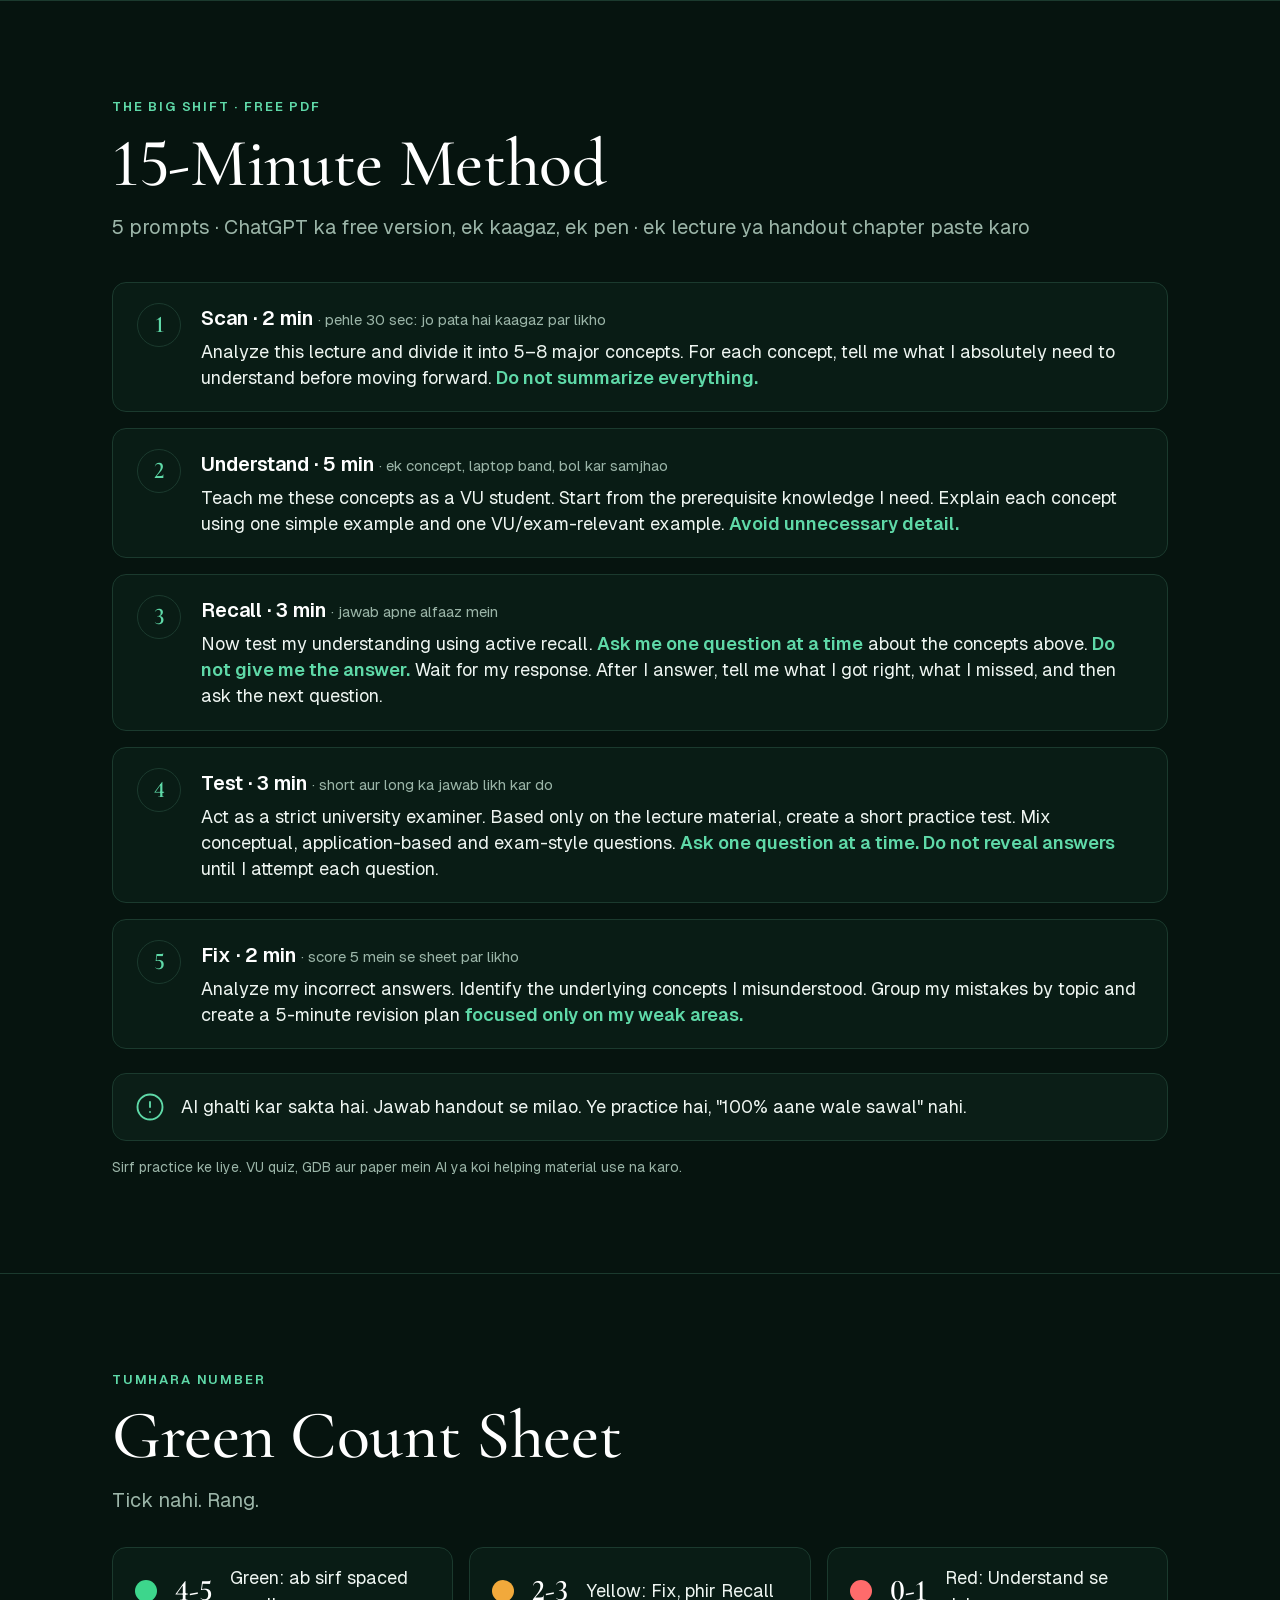
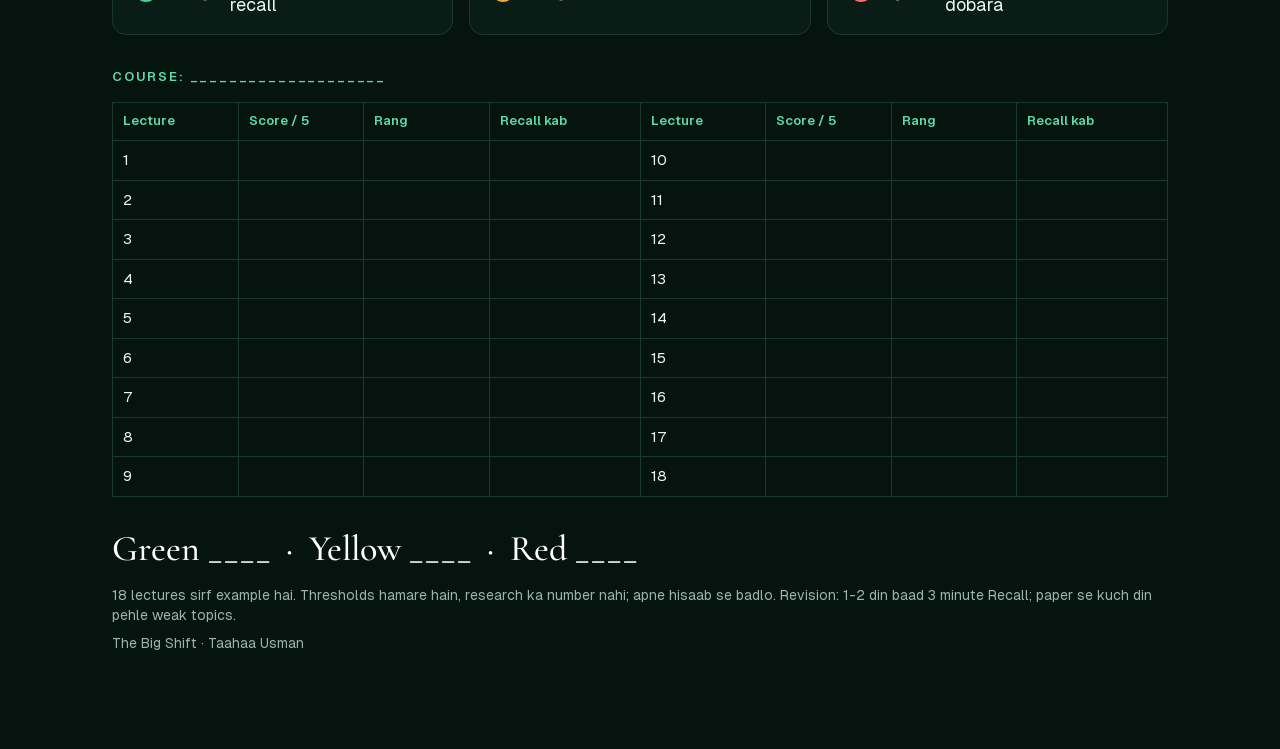
<file: vu-midterm-prep/prompts-sheet.html>
<!DOCTYPE html>
<html lang="en">
<head>
  <meta charset="UTF-8">
  <meta name="viewport" content="width=device-width, initial-scale=1.0">
  <title>15-Minute Method Sheet</title>
  <link rel="stylesheet" href="assets/css/styles.css">
</head>
<body class="font-sans antialiased">

<!-- icons:start -->
<svg width="0" height="0" style="position:absolute" aria-hidden="true">
<symbol id="i-circle-alert" viewBox="0 0 24 24" fill="none" stroke="currentColor" stroke-width="1.5" stroke-linecap="round" stroke-linejoin="round"><circle cx="12" cy="12" r="10" /> <line x1="12" x2="12" y1="8" y2="12" /> <line x1="12" x2="12.01" y1="16" y2="16" /></symbol>
</svg>
<!-- icons:end -->

  <main id="main">

    <section id="prompts" class="chapter">
      <div class="wrap">
        <p class="eyebrow">The Big Shift · Free PDF</p>
        <h1 class="title mt-3">15-Minute Method</h1>
        <p class="subtitle">5 prompts · ChatGPT ka free version, ek kaagaz, ek pen · ek lecture ya handout chapter paste karo</p>
        <div class="mt-10 space-y-4">
          <div class="prompt"><p class="pn">1</p><div><p class="pt">Scan · 2 min <span>· pehle 30 sec: jo pata hai kaagaz par likho</span></p><p class="pq">Analyze this lecture and divide it into 5–8 major concepts. For each concept, tell me what I absolutely need to understand before moving forward. <b>Do not summarize everything.</b></p></div></div>
          <div class="prompt"><p class="pn">2</p><div><p class="pt">Understand · 5 min <span>· ek concept, laptop band, bol kar samjhao</span></p><p class="pq">Teach me these concepts as a VU student. Start from the prerequisite knowledge I need. Explain each concept using one simple example and one VU/exam-relevant example. <b>Avoid unnecessary detail.</b></p></div></div>
          <div class="prompt"><p class="pn">3</p><div><p class="pt">Recall · 3 min <span>· jawab apne alfaaz mein</span></p><p class="pq">Now test my understanding using active recall. <b>Ask me one question at a time</b> about the concepts above. <b>Do not give me the answer.</b> Wait for my response. After I answer, tell me what I got right, what I missed, and then ask the next question.</p></div></div>
          <div class="prompt"><p class="pn">4</p><div><p class="pt">Test · 3 min <span>· short aur long ka jawab likh kar do</span></p><p class="pq">Act as a strict university examiner. Based only on the lecture material, create a short practice test. Mix conceptual, application-based and exam-style questions. <b>Ask one question at a time. Do not reveal answers</b> until I attempt each question.</p></div></div>
          <div class="prompt"><p class="pn">5</p><div><p class="pt">Fix · 2 min <span>· score 5 mein se sheet par likho</span></p><p class="pq">Analyze my incorrect answers. Identify the underlying concepts I misunderstood. Group my mistakes by topic and create a 5-minute revision plan <b>focused only on my weak areas.</b></p></div></div>
        </div>
        <div class="tip mt-6"><svg class="ic"><use href="#i-circle-alert"/></svg><span>AI ghalti kar sakta hai. Jawab handout se milao. Ye practice hai, "100% aane wale sawal" nahi.</span></div>
        <p class="mt-4 text-sm text-muted-foreground">Sirf practice ke liye. VU quiz, GDB aur paper mein AI ya koi helping material use na karo.</p>
      </div>
    </section>

    <section id="sheet" class="chapter">
      <div class="wrap">
        <p class="eyebrow">Tumhara number</p>
        <h2 class="title mt-3">Green Count Sheet</h2>
        <p class="subtitle">Tick nahi. Rang.</p>
        <div class="mt-8 grid grid-cols-3 gap-4">
          <div class="gc"><span class="dot" style="background: var(--color-ok)"></span><span class="sc">4-5</span><span class="ac">Green: ab sirf spaced recall</span></div>
          <div class="gc"><span class="dot" style="background: var(--color-warn)"></span><span class="sc">2-3</span><span class="ac">Yellow: Fix, phir Recall</span></div>
          <div class="gc"><span class="dot" style="background: var(--color-bad)"></span><span class="sc">0-1</span><span class="ac">Red: Understand se dobara</span></div>
        </div>
        <p class="eyebrow mt-8">Course: ____________________</p>
        <div class="sheet mt-4">
          <div class="sh">Lecture</div><div class="sh">Score / 5</div><div class="sh">Rang</div><div class="sh">Recall kab</div>
          <div class="sh">Lecture</div><div class="sh">Score / 5</div><div class="sh">Rang</div><div class="sh">Recall kab</div>
          <div>1</div><div></div><div></div><div></div><div>10</div><div></div><div></div><div></div>
          <div>2</div><div></div><div></div><div></div><div>11</div><div></div><div></div><div></div>
          <div>3</div><div></div><div></div><div></div><div>12</div><div></div><div></div><div></div>
          <div>4</div><div></div><div></div><div></div><div>13</div><div></div><div></div><div></div>
          <div>5</div><div></div><div></div><div></div><div>14</div><div></div><div></div><div></div>
          <div>6</div><div></div><div></div><div></div><div>15</div><div></div><div></div><div></div>
          <div>7</div><div></div><div></div><div></div><div>16</div><div></div><div></div><div></div>
          <div>8</div><div></div><div></div><div></div><div>17</div><div></div><div></div><div></div>
          <div>9</div><div></div><div></div><div></div><div>18</div><div></div><div></div><div></div>
        </div>
        <p class="mt-8 font-serif text-4xl text-white">Green ____ &nbsp;·&nbsp; Yellow ____ &nbsp;·&nbsp; Red ____</p>
        <p class="mt-4 text-sm text-muted-foreground">18 lectures sirf example hai. Thresholds hamare hain, research ka number nahi; apne hisaab se badlo. Revision: 1-2 din baad 3 minute Recall; paper se kuch din pehle weak topics.</p>
        <p class="mt-2 text-sm text-muted-foreground">The Big Shift · Taahaa Usman</p>
      </div>
    </section>

  </main>

</body>
</html>
</file>
<file: degree-abroad-usa-canada-mexico/assets/css/styles.css>
/*! tailwindcss v4.3.3 | MIT License | https://tailwindcss.com */
@layer properties{@supports (((-webkit-hyphens:none)) and (not (margin-trim:inline))) or ((-moz-orient:inline) and (not (color:rgb(from red r g b)))){*,:before,:after,::backdrop{--tw-space-y-reverse:0;--tw-divide-y-reverse:0;--tw-border-style:solid;--tw-leading:initial;--tw-font-weight:initial;--tw-tracking:initial;--tw-shadow:0 0 #0000;--tw-shadow-color:initial;--tw-shadow-alpha:100%;--tw-inset-shadow:0 0 #0000;--tw-inset-shadow-color:initial;--tw-inset-shadow-alpha:100%;--tw-ring-color:initial;--tw-ring-shadow:0 0 #0000;--tw-inset-ring-color:initial;--tw-inset-ring-shadow:0 0 #0000;--tw-ring-inset:initial;--tw-ring-offset-width:0px;--tw-ring-offset-color:#fff;--tw-ring-offset-shadow:0 0 #0000}}}@layer theme{:root,:host{--font-sans:"Geist", ui-sans-serif, system-ui, sans-serif;--font-serif:"Cormorant Garamond", "Times New Roman", serif;--font-mono:ui-monospace, SFMono-Regular, Menlo, Monaco, Consolas, "Liberation Mono", "Courier New", monospace;--color-white:#fff;--spacing:.25rem;--text-xs:.75rem;--text-xs--line-height:calc(1 / .75);--text-sm:.875rem;--text-sm--line-height:calc(1.25 / .875);--text-base:1rem;--text-base--line-height:calc(1.5 / 1);--text-lg:1.125rem;--text-lg--line-height:calc(1.75 / 1.125);--text-xl:1.25rem;--text-xl--line-height:calc(1.75 / 1.25);--text-2xl:1.5rem;--text-2xl--line-height:calc(2 / 1.5);--text-3xl:1.875rem;--text-3xl--line-height:calc(2.25 / 1.875);--text-4xl:2.25rem;--text-4xl--line-height:calc(2.5 / 2.25);--text-5xl:3rem;--text-5xl--line-height:1;--text-7xl:4.5rem;--text-7xl--line-height:1;--font-weight-medium:500;--font-weight-semibold:600;--tracking-tight:-.025em;--leading-relaxed:1.625;--default-font-family:var(--font-sans);--default-mono-font-family:var(--font-mono);--color-background:#060c18;--color-line:#1c2842;--color-foreground:#eef1f6;--color-muted-foreground:#97a3b9;--color-gold:#d8a65c;--color-link:#5fb4ff;--color-ok:#3dd68c;--color-warn:#f2a93b;--color-bad:#ff6b6b}}@layer base{*,:after,:before,::backdrop{box-sizing:border-box;border:0 solid;margin:0;padding:0}::file-selector-button{box-sizing:border-box;border:0 solid;margin:0;padding:0}html,:host{-webkit-text-size-adjust:100%;tab-size:4;line-height:1.5;font-family:var(--default-font-family,-apple-system, BlinkMacSystemFont, "Segoe UI", Roboto, "Helvetica Neue", "Noto Sans", Arial, sans-serif, "Apple Color Emoji", "Segoe UI Emoji", "Segoe UI Symbol", "Noto Color Emoji");font-feature-settings:var(--default-font-feature-settings,normal);font-variation-settings:var(--default-font-variation-settings,normal);-webkit-tap-highlight-color:transparent}hr{height:0;color:inherit;border-top-width:1px}abbr:where([title]){-webkit-text-decoration:underline dotted;text-decoration:underline dotted}h1,h2,h3,h4,h5,h6{font-size:inherit;font-weight:inherit}a{color:inherit;-webkit-text-decoration:inherit;-webkit-text-decoration:inherit;-webkit-text-decoration:inherit;text-decoration:inherit}b,strong{font-weight:bolder}code,kbd,samp,pre{font-family:var(--default-mono-font-family,ui-monospace, SFMono-Regular, Menlo, Monaco, Consolas, "Liberation Mono", "Courier New", monospace);font-feature-settings:var(--default-mono-font-feature-settings,normal);font-variation-settings:var(--default-mono-font-variation-settings,normal);font-size:1em}small{font-size:80%}sub,sup{vertical-align:baseline;font-size:75%;line-height:0;position:relative}sub{bottom:-.25em}sup{top:-.5em}table{text-indent:0;border-color:inherit;border-collapse:collapse}:-moz-focusring:where(:not(iframe)){outline:auto}progress{vertical-align:baseline}summary{display:list-item}ol,ul,menu{list-style:none}img,svg,video,canvas,audio,iframe,embed,object{vertical-align:middle;display:block}img,video{max-width:100%;height:auto}button,input,select,optgroup,textarea{font:inherit;font-feature-settings:inherit;font-variation-settings:inherit;letter-spacing:inherit;color:inherit;opacity:1;background-color:#0000;border-radius:0}::file-selector-button{font:inherit;font-feature-settings:inherit;font-variation-settings:inherit;letter-spacing:inherit;color:inherit;opacity:1;background-color:#0000;border-radius:0}:where(select:is([multiple],[size])) optgroup{font-weight:bolder}:where(select:is([multiple],[size])) optgroup option{padding-inline-start:20px}::file-selector-button{margin-inline-end:4px}::placeholder{opacity:1}@supports (not ((-webkit-appearance:-apple-pay-button))) or (contain-intrinsic-size:1px){::placeholder{color:currentColor}@supports (color:color-mix(in lab, red, red)){::placeholder{color:color-mix(in oklab, currentcolor 50%, transparent)}}}textarea{resize:vertical}::-webkit-search-decoration{-webkit-appearance:none}::-webkit-date-and-time-value{min-height:1lh;text-align:inherit}::-webkit-datetime-edit{display:inline-flex}::-webkit-datetime-edit-fields-wrapper{padding:0}::-webkit-datetime-edit{padding-block:0}::-webkit-datetime-edit-year-field{padding-block:0}::-webkit-datetime-edit-month-field{padding-block:0}::-webkit-datetime-edit-day-field{padding-block:0}::-webkit-datetime-edit-hour-field{padding-block:0}::-webkit-datetime-edit-minute-field{padding-block:0}::-webkit-datetime-edit-second-field{padding-block:0}::-webkit-datetime-edit-millisecond-field{padding-block:0}::-webkit-datetime-edit-meridiem-field{padding-block:0}::-webkit-calendar-picker-indicator{line-height:1}:-moz-ui-invalid{box-shadow:none}button,input:where([type=button],[type=reset],[type=submit]){appearance:button}::file-selector-button{appearance:button}::-webkit-inner-spin-button{height:auto}::-webkit-outer-spin-button{height:auto}[hidden]:where(:not([hidden=until-found])){display:none!important}}@layer components{.chapter{border-top:1px solid var(--color-line);padding:96px 0;position:relative;overflow:hidden}.wrap{z-index:10;max-width:1120px;margin:0 auto;padding:0 32px;position:relative}.photo{background-position:50%;background-size:cover;width:58%;position:absolute;top:0;bottom:0;right:0}.photo:after{content:"";background:linear-gradient(90deg, var(--color-background) 0%, #060c188c 35%, #060c1826 70%), linear-gradient(0deg, var(--color-background) 0%, #060c1800 30%), linear-gradient(180deg, var(--color-background) 0%, #060c1800 18%);position:absolute;inset:0}.photo.left{left:0;right:auto}.photo.left:after{background:linear-gradient(270deg, var(--color-background) 0%, #060c1880 35%, #060c181a 70%), linear-gradient(0deg, var(--color-background) 0%, #060c1800 30%), linear-gradient(180deg, var(--color-background) 0%, #060c1800 18%)}.photo.full{opacity:.35;width:100%}.photo.full:after{background:linear-gradient(0deg, var(--color-background) 0%, #060c1833 50%, var(--color-background) 100%)}.num{font-family:var(--font-serif);color:var(--color-gold);font-size:34px;font-weight:500;line-height:1}.title{font-family:var(--font-serif);letter-spacing:-.005em;color:#fff;font-size:68px;font-weight:500;line-height:1.02}.subtitle{color:var(--color-muted-foreground);margin-top:14px;font-size:20px}.h3{font-family:var(--font-serif);color:#fff;font-size:38px;font-weight:500;line-height:1.1}.quote{font-family:var(--font-serif);color:var(--color-gold);font-style:italic;font-weight:500;line-height:1.3}.eyebrow{letter-spacing:.14em;text-transform:uppercase;color:var(--color-gold);font-size:13px;font-weight:600}.card{border:1px solid var(--color-line);-webkit-backdrop-filter:blur(6px);backdrop-filter:blur(6px);background:#0a1324c7;border-radius:14px}.icard{border:1px solid var(--color-line);-webkit-backdrop-filter:blur(6px);backdrop-filter:blur(6px);text-align:center;background:#0a1324c7;border-radius:14px;padding:26px 18px 22px}.icard .ic{width:40px;height:40px;color:var(--color-gold);margin:0 auto 14px}.icard .k{color:var(--color-muted-foreground);font-size:14px}.icard .v{color:#fff;margin-top:4px;font-size:18px;font-weight:600;line-height:1.3}.ic{flex:none;width:1em;height:1em;display:inline-block}.tip{background:#d8a65c0d;border:1px solid #d8a65c99;border-radius:14px;align-items:center;gap:16px;padding:18px 22px;font-size:18px;display:flex}.tip .ic{width:30px;height:30px;color:var(--color-gold)}.nlist li{border-bottom:1px solid var(--color-line);align-items:center;gap:18px;padding:14px 0;font-size:19px;display:flex}.nlist li:last-child{border-bottom:0}.nlist .n{border:1.5px solid var(--color-gold);width:36px;height:36px;font-family:var(--font-serif);color:var(--color-gold);border-radius:999px;flex:none;place-items:center;font-size:18px;font-weight:600;display:grid}.steps{justify-content:space-between;align-items:flex-start;display:flex}.step{text-align:center;flex:1}.step .circle{border:1.5px solid var(--color-gold);background:#060c18b3;border-radius:999px;place-items:center;width:84px;height:84px;margin:0 auto;display:grid}.step .circle .ic{width:36px;height:36px;color:var(--color-gold)}.step .sn{font-family:var(--font-serif);color:var(--color-gold);margin-top:14px;font-size:26px;font-weight:600}.step .sl{margin-top:4px;font-size:16px;line-height:1.35}.steps .arrow{width:26px;height:26px;color:var(--color-muted-foreground);margin-top:30px}.verdict{font-family:var(--font-serif);border:1.5px solid;border-radius:999px;align-items:center;gap:14px;padding:10px 26px 10px 18px;font-size:40px;font-weight:600;line-height:1;display:inline-flex}.verdict .ic{width:34px;height:34px}.chip{border:1px solid var(--color-line);color:var(--color-foreground);border-radius:999px;padding:6px 12px;font-size:13px;display:inline-block}.chip.hl{color:var(--color-gold);background:#d8a65c1a;border-color:#d8a65c99}.src{color:var(--color-muted-foreground);margin-top:22px;font-size:14px}.src a,a.src-link{color:var(--color-link);text-underline-offset:3px;text-decoration:underline}.src a:hover,a.src-link:hover{color:#9fd2ff}.pageno{z-index:10;color:var(--color-muted-foreground);font-size:12px;position:absolute;bottom:24px;right:32px}}@layer utilities{.absolute{position:absolute}.relative{position:relative}.inset-0{inset:0}.z-10{z-index:10}.col-span-2{grid-column:span 2/span 2}.col-span-3{grid-column:span 3/span 3}.mt-1{margin-top:var(--spacing)}.mt-2{margin-top:calc(var(--spacing) * 2)}.mt-3{margin-top:calc(var(--spacing) * 3)}.mt-4{margin-top:calc(var(--spacing) * 4)}.mt-6{margin-top:calc(var(--spacing) * 6)}.mt-8{margin-top:calc(var(--spacing) * 8)}.mt-10{margin-top:calc(var(--spacing) * 10)}.mt-12{margin-top:calc(var(--spacing) * 12)}.mt-14{margin-top:calc(var(--spacing) * 14)}.mt-16{margin-top:calc(var(--spacing) * 16)}.mt-20{margin-top:calc(var(--spacing) * 20)}.mt-24{margin-top:calc(var(--spacing) * 24)}.mt-auto{margin-top:auto}.block{display:block}.contents{display:contents}.flex{display:flex}.grid{display:grid}.inline-flex{display:inline-flex}.h-5{height:calc(var(--spacing) * 5)}.h-6{height:calc(var(--spacing) * 6)}.h-7{height:calc(var(--spacing) * 7)}.h-8{height:calc(var(--spacing) * 8)}.h-10{height:calc(var(--spacing) * 10)}.h-12{height:calc(var(--spacing) * 12)}.h-40{height:calc(var(--spacing) * 40)}.h-\[3px\]{height:3px}.h-full{height:100%}.h-px{height:1px}.w-5{width:calc(var(--spacing) * 5)}.w-6{width:calc(var(--spacing) * 6)}.w-7{width:calc(var(--spacing) * 7)}.w-8{width:calc(var(--spacing) * 8)}.w-10{width:calc(var(--spacing) * 10)}.w-12{width:calc(var(--spacing) * 12)}.w-20{width:calc(var(--spacing) * 20)}.w-px{width:1px}.max-w-\[560px\]{max-width:560px}.max-w-\[600px\]{max-width:600px}.max-w-\[720px\]{max-width:720px}.max-w-\[760px\]{max-width:760px}.max-w-\[820px\]{max-width:820px}.max-w-\[860px\]{max-width:860px}.max-w-\[900px\]{max-width:900px}.flex-1{flex:1}.grid-cols-2{grid-template-columns:repeat(2,minmax(0,1fr))}.grid-cols-3{grid-template-columns:repeat(3,minmax(0,1fr))}.grid-cols-4{grid-template-columns:repeat(4,minmax(0,1fr))}.grid-cols-5{grid-template-columns:repeat(5,minmax(0,1fr))}.grid-cols-\[80px_1fr_110px\]{grid-template-columns:80px 1fr 110px}.grid-cols-\[190px_1fr_auto\]{grid-template-columns:190px 1fr auto}.flex-col{flex-direction:column}.flex-wrap{flex-wrap:wrap}.items-center{align-items:center}.items-end{align-items:flex-end}.justify-between{justify-content:space-between}.justify-center{justify-content:center}.gap-1\.5{gap:calc(var(--spacing) * 1.5)}.gap-2{gap:calc(var(--spacing) * 2)}.gap-3{gap:calc(var(--spacing) * 3)}.gap-4{gap:calc(var(--spacing) * 4)}.gap-5{gap:calc(var(--spacing) * 5)}.gap-6{gap:calc(var(--spacing) * 6)}.gap-8{gap:calc(var(--spacing) * 8)}.gap-10{gap:calc(var(--spacing) * 10)}.gap-12{gap:calc(var(--spacing) * 12)}:where(.space-y-2\.5>:not(:last-child)){--tw-space-y-reverse:0;margin-block-start:calc(calc(var(--spacing) * 2.5) * var(--tw-space-y-reverse));margin-block-end:calc(calc(var(--spacing) * 2.5) * calc(1 - var(--tw-space-y-reverse)))}:where(.space-y-3>:not(:last-child)){--tw-space-y-reverse:0;margin-block-start:calc(calc(var(--spacing) * 3) * var(--tw-space-y-reverse));margin-block-end:calc(calc(var(--spacing) * 3) * calc(1 - var(--tw-space-y-reverse)))}:where(.space-y-6>:not(:last-child)){--tw-space-y-reverse:0;margin-block-start:calc(calc(var(--spacing) * 6) * var(--tw-space-y-reverse));margin-block-end:calc(calc(var(--spacing) * 6) * calc(1 - var(--tw-space-y-reverse)))}:where(.divide-y>:not(:last-child)){--tw-divide-y-reverse:0;border-bottom-style:var(--tw-border-style);border-top-style:var(--tw-border-style);border-top-width:calc(1px * var(--tw-divide-y-reverse));border-bottom-width:calc(1px * calc(1 - var(--tw-divide-y-reverse)))}:where(.divide-line>:not(:last-child)){border-color:var(--color-line)}.self-center{align-self:center}.overflow-hidden{overflow:hidden}.rounded{border-radius:.25rem}.border-t{border-top-style:var(--tw-border-style);border-top-width:1px}.border-b{border-bottom-style:var(--tw-border-style);border-bottom-width:1px}.border-l{border-left-style:var(--tw-border-style);border-left-width:1px}.border-line{border-color:var(--color-line)}.border-white\/35{border-color:#ffffff59}@supports (color:color-mix(in lab, red, red)){.border-white\/35{border-color:color-mix(in oklab, var(--color-white) 35%, transparent)}}.bg-gold{background-color:var(--color-gold)}.bg-white\/40{background-color:#fff6}@supports (color:color-mix(in lab, red, red)){.bg-white\/40{background-color:color-mix(in oklab, var(--color-white) 40%, transparent)}}.p-5{padding:calc(var(--spacing) * 5)}.p-6{padding:calc(var(--spacing) * 6)}.p-7{padding:calc(var(--spacing) * 7)}.p-8{padding:calc(var(--spacing) * 8)}.px-5{padding-inline:calc(var(--spacing) * 5)}.px-6{padding-inline:calc(var(--spacing) * 6)}.py-2{padding-block:calc(var(--spacing) * 2)}.py-3{padding-block:calc(var(--spacing) * 3)}.py-4{padding-block:calc(var(--spacing) * 4)}.py-20{padding-block:calc(var(--spacing) * 20)}.pt-8{padding-top:calc(var(--spacing) * 8)}.pl-4{padding-left:calc(var(--spacing) * 4)}.pl-10{padding-left:calc(var(--spacing) * 10)}.text-center{text-align:center}.font-mono{font-family:var(--font-mono)}.font-sans{font-family:var(--font-sans)}.font-serif{font-family:var(--font-serif)}.text-2xl{font-size:var(--text-2xl);line-height:var(--tw-leading,var(--text-2xl--line-height))}.text-3xl{font-size:var(--text-3xl);line-height:var(--tw-leading,var(--text-3xl--line-height))}.text-4xl{font-size:var(--text-4xl);line-height:var(--tw-leading,var(--text-4xl--line-height))}.text-5xl{font-size:var(--text-5xl);line-height:var(--tw-leading,var(--text-5xl--line-height))}.text-7xl{font-size:var(--text-7xl);line-height:var(--tw-leading,var(--text-7xl--line-height))}.text-base{font-size:var(--text-base);line-height:var(--tw-leading,var(--text-base--line-height))}.text-lg{font-size:var(--text-lg);line-height:var(--tw-leading,var(--text-lg--line-height))}.text-sm{font-size:var(--text-sm);line-height:var(--tw-leading,var(--text-sm--line-height))}.text-xl{font-size:var(--text-xl);line-height:var(--tw-leading,var(--text-xl--line-height))}.text-xs{font-size:var(--text-xs);line-height:var(--tw-leading,var(--text-xs--line-height))}.text-\[15px\]{font-size:15px}.leading-none{--tw-leading:1;line-height:1}.leading-relaxed{--tw-leading:var(--leading-relaxed);line-height:var(--leading-relaxed)}.font-medium{--tw-font-weight:var(--font-weight-medium);font-weight:var(--font-weight-medium)}.font-semibold{--tw-font-weight:var(--font-weight-semibold);font-weight:var(--font-weight-semibold)}.tracking-tight{--tw-tracking:var(--tracking-tight);letter-spacing:var(--tracking-tight)}.whitespace-nowrap{white-space:nowrap}.text-bad{color:var(--color-bad)}.text-gold{color:var(--color-gold)}.text-muted-foreground{color:var(--color-muted-foreground)}.text-ok{color:var(--color-ok)}.text-warn{color:var(--color-warn)}.text-white{color:var(--color-white)}.text-white\/70{color:#ffffffb3}@supports (color:color-mix(in lab, red, red)){.text-white\/70{color:color-mix(in oklab, var(--color-white) 70%, transparent)}}.text-white\/75{color:#ffffffbf}@supports (color:color-mix(in lab, red, red)){.text-white\/75{color:color-mix(in oklab, var(--color-white) 75%, transparent)}}.text-white\/85{color:#ffffffd9}@supports (color:color-mix(in lab, red, red)){.text-white\/85{color:color-mix(in oklab, var(--color-white) 85%, transparent)}}.italic{font-style:italic}.line-through{text-decoration-line:line-through}.decoration-bad{-webkit-text-decoration-color:var(--color-bad);-webkit-text-decoration-color:var(--color-bad);text-decoration-color:var(--color-bad)}.decoration-\[4px\]{text-decoration-thickness:4px}.antialiased{-webkit-font-smoothing:antialiased;-moz-osx-font-smoothing:grayscale}.ring-1{--tw-ring-shadow:var(--tw-ring-inset,) 0 0 0 calc(1px + var(--tw-ring-offset-width)) var(--tw-ring-color,currentcolor);box-shadow:var(--tw-inset-shadow), var(--tw-inset-ring-shadow), var(--tw-ring-offset-shadow), var(--tw-ring-shadow), var(--tw-shadow)}.ring-gold\/50{--tw-ring-color:#d8a65c80}@supports (color:color-mix(in lab, red, red)){.ring-gold\/50{--tw-ring-color:color-mix(in oklab, var(--color-gold) 50%, transparent)}}.ring-ok\/40{--tw-ring-color:#3dd68c66}@supports (color:color-mix(in lab, red, red)){.ring-ok\/40{--tw-ring-color:color-mix(in oklab, var(--color-ok) 40%, transparent)}}@media (hover:hover){.hover\:text-gold:hover{color:var(--color-gold)}}}@font-face{font-family:Geist;src:url(../fonts/Geist-Variable.woff2)format("woff2");font-weight:100 900;font-display:swap}@font-face{font-family:Cormorant Garamond;src:url(../fonts/CormorantGaramond-500.ttf)format("truetype");font-weight:500;font-display:swap}@font-face{font-family:Cormorant Garamond;src:url(../fonts/CormorantGaramond-600.ttf)format("truetype");font-weight:600;font-display:swap}@font-face{font-family:Cormorant Garamond;src:url(../fonts/CormorantGaramond-500-italic.ttf)format("truetype");font-weight:500;font-style:italic;font-display:swap}*{border-color:var(--color-line)}body{font-variant-numeric:lining-nums;font-family:var(--font-sans);background-color:var(--color-background);color:var(--color-foreground);-webkit-print-color-adjust:exact;print-color-adjust:exact}[data-animate]{opacity:0;transition:opacity .6s ease-out,transform .6s ease-out;transform:translateY(20px)}[data-animate].is-visible{opacity:1;transform:translateY(0)}[data-delay="1"]{transition-delay:.1s}[data-delay="2"]{transition-delay:.2s}[data-delay="3"]{transition-delay:.3s}html:not(.js) [data-animate]{opacity:1;transition:none;transform:none}@media (prefers-reduced-motion:reduce){[data-animate]{opacity:1!important;transition:none!important;transform:none!important}}.circle-guide{z-index:60;pointer-events:none;border:2px dashed #fff6;border-radius:50%;width:240px;height:240px;display:none;position:fixed;bottom:34px;right:34px}body.show-circle .circle-guide{display:block}@media print{[data-animate]{opacity:1!important;transition:none!important;transform:none!important}.circle-guide{display:none!important}}@property --tw-space-y-reverse{syntax:"*";inherits:false;initial-value:0}@property --tw-divide-y-reverse{syntax:"*";inherits:false;initial-value:0}@property --tw-border-style{syntax:"*";inherits:false;initial-value:solid}@property --tw-leading{syntax:"*";inherits:false}@property --tw-font-weight{syntax:"*";inherits:false}@property --tw-tracking{syntax:"*";inherits:false}@property --tw-shadow{syntax:"*";inherits:false;initial-value:0 0 #0000}@property --tw-shadow-color{syntax:"*";inherits:false}@property --tw-shadow-alpha{syntax:"<percentage>";inherits:false;initial-value:100%}@property --tw-inset-shadow{syntax:"*";inherits:false;initial-value:0 0 #0000}@property --tw-inset-shadow-color{syntax:"*";inherits:false}@property --tw-inset-shadow-alpha{syntax:"<percentage>";inherits:false;initial-value:100%}@property --tw-ring-color{syntax:"*";inherits:false}@property --tw-ring-shadow{syntax:"*";inherits:false;initial-value:0 0 #0000}@property --tw-inset-ring-color{syntax:"*";inherits:false}@property --tw-inset-ring-shadow{syntax:"*";inherits:false;initial-value:0 0 #0000}@property --tw-ring-inset{syntax:"*";inherits:false}@property --tw-ring-offset-width{syntax:"<length>";inherits:false;initial-value:0}@property --tw-ring-offset-color{syntax:"*";inherits:false;initial-value:#fff}@property --tw-ring-offset-shadow{syntax:"*";inherits:false;initial-value:0 0 #0000}
</file>
<file: vu-midterm-prep/assets/css/styles.css>
/*! tailwindcss v4.3.3 | MIT License | https://tailwindcss.com */
@layer properties{@supports (((-webkit-hyphens:none)) and (not (margin-trim:inline))) or ((-moz-orient:inline) and (not (color:rgb(from red r g b)))){*,:before,:after,::backdrop{--tw-space-y-reverse:0;--tw-border-style:solid;--tw-leading:initial;--tw-font-weight:initial;--tw-tracking:initial}}}@layer theme{:root,:host{--font-sans:"Geist", ui-sans-serif, system-ui, sans-serif;--font-serif:"Cormorant Garamond", "Times New Roman", serif;--font-mono:ui-monospace, SFMono-Regular, Menlo, Monaco, Consolas, "Liberation Mono", "Courier New", monospace;--color-white:#fff;--spacing:.25rem;--text-xs:.75rem;--text-xs--line-height:calc(1 / .75);--text-sm:.875rem;--text-sm--line-height:calc(1.25 / .875);--text-base:1rem;--text-base--line-height:calc(1.5 / 1);--text-lg:1.125rem;--text-lg--line-height:calc(1.75 / 1.125);--text-xl:1.25rem;--text-xl--line-height:calc(1.75 / 1.25);--text-2xl:1.5rem;--text-2xl--line-height:calc(2 / 1.5);--text-3xl:1.875rem;--text-3xl--line-height:calc(2.25 / 1.875);--text-4xl:2.25rem;--text-4xl--line-height:calc(2.5 / 2.25);--text-5xl:3rem;--text-5xl--line-height:1;--font-weight-medium:500;--font-weight-semibold:600;--tracking-tight:-.025em;--leading-tight:1.25;--leading-relaxed:1.625;--default-font-family:var(--font-sans);--default-mono-font-family:var(--font-mono);--color-background:#06140f;--color-line:#1b3a2e;--color-foreground:#eef5f1;--color-muted-foreground:#9bb5a8;--color-gold:#5fd9a8;--color-link:#5fb4ff;--color-ok:#3dd68c;--color-warn:#f2a93b;--color-bad:#ff6b6b}}@layer base{*,:after,:before,::backdrop{box-sizing:border-box;border:0 solid;margin:0;padding:0}::file-selector-button{box-sizing:border-box;border:0 solid;margin:0;padding:0}html,:host{-webkit-text-size-adjust:100%;tab-size:4;line-height:1.5;font-family:var(--default-font-family,-apple-system, BlinkMacSystemFont, "Segoe UI", Roboto, "Helvetica Neue", "Noto Sans", Arial, sans-serif, "Apple Color Emoji", "Segoe UI Emoji", "Segoe UI Symbol", "Noto Color Emoji");font-feature-settings:var(--default-font-feature-settings,normal);font-variation-settings:var(--default-font-variation-settings,normal);-webkit-tap-highlight-color:transparent}hr{height:0;color:inherit;border-top-width:1px}abbr:where([title]){-webkit-text-decoration:underline dotted;text-decoration:underline dotted}h1,h2,h3,h4,h5,h6{font-size:inherit;font-weight:inherit}a{color:inherit;-webkit-text-decoration:inherit;-webkit-text-decoration:inherit;-webkit-text-decoration:inherit;text-decoration:inherit}b,strong{font-weight:bolder}code,kbd,samp,pre{font-family:var(--default-mono-font-family,ui-monospace, SFMono-Regular, Menlo, Monaco, Consolas, "Liberation Mono", "Courier New", monospace);font-feature-settings:var(--default-mono-font-feature-settings,normal);font-variation-settings:var(--default-mono-font-variation-settings,normal);font-size:1em}small{font-size:80%}sub,sup{vertical-align:baseline;font-size:75%;line-height:0;position:relative}sub{bottom:-.25em}sup{top:-.5em}table{text-indent:0;border-color:inherit;border-collapse:collapse}:-moz-focusring:where(:not(iframe)){outline:auto}progress{vertical-align:baseline}summary{display:list-item}ol,ul,menu{list-style:none}img,svg,video,canvas,audio,iframe,embed,object{vertical-align:middle;display:block}img,video{max-width:100%;height:auto}button,input,select,optgroup,textarea{font:inherit;font-feature-settings:inherit;font-variation-settings:inherit;letter-spacing:inherit;color:inherit;opacity:1;background-color:#0000;border-radius:0}::file-selector-button{font:inherit;font-feature-settings:inherit;font-variation-settings:inherit;letter-spacing:inherit;color:inherit;opacity:1;background-color:#0000;border-radius:0}:where(select:is([multiple],[size])) optgroup{font-weight:bolder}:where(select:is([multiple],[size])) optgroup option{padding-inline-start:20px}::file-selector-button{margin-inline-end:4px}::placeholder{opacity:1}@supports (not ((-webkit-appearance:-apple-pay-button))) or (contain-intrinsic-size:1px){::placeholder{color:currentColor}@supports (color:color-mix(in lab, red, red)){::placeholder{color:color-mix(in oklab, currentcolor 50%, transparent)}}}textarea{resize:vertical}::-webkit-search-decoration{-webkit-appearance:none}::-webkit-date-and-time-value{min-height:1lh;text-align:inherit}::-webkit-datetime-edit{display:inline-flex}::-webkit-datetime-edit-fields-wrapper{padding:0}::-webkit-datetime-edit{padding-block:0}::-webkit-datetime-edit-year-field{padding-block:0}::-webkit-datetime-edit-month-field{padding-block:0}::-webkit-datetime-edit-day-field{padding-block:0}::-webkit-datetime-edit-hour-field{padding-block:0}::-webkit-datetime-edit-minute-field{padding-block:0}::-webkit-datetime-edit-second-field{padding-block:0}::-webkit-datetime-edit-millisecond-field{padding-block:0}::-webkit-datetime-edit-meridiem-field{padding-block:0}::-webkit-calendar-picker-indicator{line-height:1}:-moz-ui-invalid{box-shadow:none}button,input:where([type=button],[type=reset],[type=submit]){appearance:button}::file-selector-button{appearance:button}::-webkit-inner-spin-button{height:auto}::-webkit-outer-spin-button{height:auto}[hidden]:where(:not([hidden=until-found])){display:none!important}}@layer components{.chapter{border-top:1px solid var(--color-line);padding:96px 0;position:relative;overflow:hidden}.wrap{z-index:10;max-width:1120px;margin:0 auto;padding:0 32px;position:relative}.photo{background-position:50%;background-size:cover;width:58%;position:absolute;top:0;bottom:0;right:0}.photo:after{content:"";background:linear-gradient(90deg, var(--color-background) 0%, #06140f8c 35%, #06140f26 70%), linear-gradient(0deg, var(--color-background) 0%, #06140f00 30%), linear-gradient(180deg, var(--color-background) 0%, #06140f00 18%);position:absolute;inset:0}.photo.left{left:0;right:auto}.photo.left:after{background:linear-gradient(270deg, var(--color-background) 0%, #06140f80 35%, #06140f1a 70%), linear-gradient(0deg, var(--color-background) 0%, #06140f00 30%), linear-gradient(180deg, var(--color-background) 0%, #06140f00 18%)}.photo.full{opacity:.35;width:100%}.photo.full:after{background:linear-gradient(0deg, var(--color-background) 0%, #06140f33 50%, var(--color-background) 100%)}.num{font-family:var(--font-serif);color:var(--color-gold);font-size:34px;font-weight:500;line-height:1}.title{font-family:var(--font-serif);letter-spacing:-.005em;color:#fff;font-size:68px;font-weight:500;line-height:1.02}.subtitle{color:var(--color-muted-foreground);margin-top:14px;font-size:20px}.h3{font-family:var(--font-serif);color:#fff;font-size:38px;font-weight:500;line-height:1.1}.quote{font-family:var(--font-serif);color:var(--color-gold);font-style:italic;font-weight:500;line-height:1.3}.eyebrow{letter-spacing:.14em;text-transform:uppercase;color:var(--color-gold);font-size:13px;font-weight:600}.card{border:1px solid var(--color-line);-webkit-backdrop-filter:blur(6px);backdrop-filter:blur(6px);background:#0b1f18c7;border-radius:14px}.icard{border:1px solid var(--color-line);-webkit-backdrop-filter:blur(6px);backdrop-filter:blur(6px);text-align:center;background:#0b1f18c7;border-radius:14px;padding:26px 18px 22px}.icard .ic{width:40px;height:40px;color:var(--color-gold);margin:0 auto 14px}.icard .k{color:var(--color-muted-foreground);font-size:14px}.icard .v{color:#fff;margin-top:4px;font-size:18px;font-weight:600;line-height:1.3}.ic{flex:none;width:1em;height:1em;display:inline-block}.tip{background:#5fd9a80d;border:1px solid #5fd9a899;border-radius:14px;align-items:center;gap:16px;padding:18px 22px;font-size:18px;display:flex}.tip .ic{width:30px;height:30px;color:var(--color-gold)}.nlist li{border-bottom:1px solid var(--color-line);align-items:center;gap:18px;padding:14px 0;font-size:19px;display:flex}.nlist li:last-child{border-bottom:0}.nlist .n{border:1.5px solid var(--color-gold);width:36px;height:36px;font-family:var(--font-serif);color:var(--color-gold);border-radius:999px;flex:none;place-items:center;font-size:18px;font-weight:600;display:grid}.steps{justify-content:space-between;align-items:flex-start;display:flex}.step{text-align:center;flex:1}.step .circle{border:1.5px solid var(--color-gold);background:#06140fb3;border-radius:999px;place-items:center;width:84px;height:84px;margin:0 auto;display:grid}.step .circle .ic{width:36px;height:36px;color:var(--color-gold)}.step .sn{font-family:var(--font-serif);color:var(--color-gold);margin-top:14px;font-size:26px;font-weight:600}.step .sl{margin-top:4px;font-size:16px;line-height:1.35}.steps .arrow{width:26px;height:26px;color:var(--color-muted-foreground);margin-top:30px}.verdict{font-family:var(--font-serif);border:1.5px solid;border-radius:999px;align-items:center;gap:14px;padding:10px 26px 10px 18px;font-size:40px;font-weight:600;line-height:1;display:inline-flex}.verdict .ic{width:34px;height:34px}.chip{border:1px solid var(--color-line);color:var(--color-foreground);border-radius:999px;padding:6px 12px;font-size:13px;display:inline-block}.chip.hl{color:var(--color-gold);background:#5fd9a81a;border-color:#5fd9a899}.src{color:var(--color-muted-foreground);margin-top:22px;font-size:14px}.src a,a.src-link{color:var(--color-link);text-underline-offset:3px;text-decoration:underline}.src a:hover,a.src-link:hover{color:#9fd2ff}.pageno{z-index:10;color:var(--color-muted-foreground);font-size:12px;position:absolute;bottom:24px;right:32px}.ticks{grid-template-columns:repeat(6,1fr);gap:10px;display:grid}.ticks li{border:1px solid var(--color-line);text-align:center;color:var(--color-muted-foreground);background:#0b1f18c7;border-radius:12px;padding:18px 8px 16px;font-size:16px;position:relative}.ticks li:after{content:"✓";color:var(--color-gold);margin-top:4px;font-size:26px;line-height:1;display:block}.prompt{border:1px solid var(--color-line);background:#0b1f18c7;border-radius:14px;gap:20px;padding:20px 24px;display:flex}.prompt .pn{border:1.5px solid var(--color-gold);width:44px;height:44px;font-family:var(--font-serif);color:var(--color-gold);border-radius:999px;flex:none;place-items:center;font-size:24px;font-weight:600;display:grid}.prompt .pt{color:#fff;font-size:20px;font-weight:600}.prompt .pt span{color:var(--color-muted-foreground);font-size:15px;font-weight:400}.prompt .pq{color:var(--color-foreground);margin-top:6px;font-size:18px;line-height:1.45}.prompt .pq b{color:var(--color-gold);font-weight:600}.gc{border:1px solid var(--color-line);background:#0b1f18c7;border-radius:14px;align-items:center;gap:18px;padding:16px 22px;font-size:18px;display:flex}.gc .dot{border-radius:999px;flex:none;width:22px;height:22px}.gc .sc{white-space:nowrap;font-family:var(--font-serif);color:#fff;font-size:30px;font-weight:600}.gc .nm{width:90px;font-weight:600}.sheet{border-top:1px solid var(--color-muted-foreground);border-left:1px solid var(--color-muted-foreground);grid-template-columns:1fr 1fr 1fr 1.2fr 1fr 1fr 1fr 1.2fr;display:grid}.sheet>div{border-right:1px solid var(--color-muted-foreground);border-bottom:1px solid var(--color-muted-foreground);min-height:38px;padding:8px 10px;font-size:15px}.sheet .sh{color:var(--color-gold);font-size:13px;font-weight:600}}@layer utilities{.absolute{position:absolute}.relative{position:relative}.inset-0{inset:0}.z-10{z-index:10}.col-span-2{grid-column:span 2/span 2}.col-span-3{grid-column:span 3/span 3}.mt-1{margin-top:var(--spacing)}.mt-2{margin-top:calc(var(--spacing) * 2)}.mt-3{margin-top:calc(var(--spacing) * 3)}.mt-4{margin-top:calc(var(--spacing) * 4)}.mt-5{margin-top:calc(var(--spacing) * 5)}.mt-6{margin-top:calc(var(--spacing) * 6)}.mt-8{margin-top:calc(var(--spacing) * 8)}.mt-10{margin-top:calc(var(--spacing) * 10)}.mt-12{margin-top:calc(var(--spacing) * 12)}.mt-14{margin-top:calc(var(--spacing) * 14)}.mt-auto{margin-top:auto}.contents{display:contents}.flex{display:flex}.grid{display:grid}.h-6{height:calc(var(--spacing) * 6)}.h-8{height:calc(var(--spacing) * 8)}.h-9{height:calc(var(--spacing) * 9)}.h-\[\.1875rem\]{height:.1875rem}.h-full{height:100%}.w-6{width:calc(var(--spacing) * 6)}.w-8{width:calc(var(--spacing) * 8)}.w-9{width:calc(var(--spacing) * 9)}.w-12{width:calc(var(--spacing) * 12)}.w-full{width:100%}.max-w-\[40rem\]{max-width:40rem}.max-w-\[47\.5rem\]{max-width:47.5rem}.flex-1{flex:1}.grid-cols-2{grid-template-columns:repeat(2,minmax(0,1fr))}.grid-cols-3{grid-template-columns:repeat(3,minmax(0,1fr))}.grid-cols-5{grid-template-columns:repeat(5,minmax(0,1fr))}.flex-col{flex-direction:column}.flex-wrap{flex-wrap:wrap}.items-center{align-items:center}.items-stretch{align-items:stretch}.gap-3{gap:calc(var(--spacing) * 3)}.gap-4{gap:calc(var(--spacing) * 4)}.gap-5{gap:calc(var(--spacing) * 5)}.gap-6{gap:calc(var(--spacing) * 6)}.gap-10{gap:calc(var(--spacing) * 10)}.gap-12{gap:calc(var(--spacing) * 12)}:where(.space-y-2\.5>:not(:last-child)){--tw-space-y-reverse:0;margin-block-start:calc(calc(var(--spacing) * 2.5) * var(--tw-space-y-reverse));margin-block-end:calc(calc(var(--spacing) * 2.5) * calc(1 - var(--tw-space-y-reverse)))}:where(.space-y-3>:not(:last-child)){--tw-space-y-reverse:0;margin-block-start:calc(calc(var(--spacing) * 3) * var(--tw-space-y-reverse));margin-block-end:calc(calc(var(--spacing) * 3) * calc(1 - var(--tw-space-y-reverse)))}:where(.space-y-4>:not(:last-child)){--tw-space-y-reverse:0;margin-block-start:calc(calc(var(--spacing) * 4) * var(--tw-space-y-reverse));margin-block-end:calc(calc(var(--spacing) * 4) * calc(1 - var(--tw-space-y-reverse)))}.overflow-hidden{overflow:hidden}.rounded{border-radius:.25rem}.border-t{border-top-style:var(--tw-border-style);border-top-width:1px}.border-l{border-left-style:var(--tw-border-style);border-left-width:1px}.border-line{border-color:var(--color-line)}.border-white\/35{border-color:#ffffff59}@supports (color:color-mix(in lab, red, red)){.border-white\/35{border-color:color-mix(in oklab, var(--color-white) 35%, transparent)}}.bg-gold{background-color:var(--color-gold)}.p-6{padding:calc(var(--spacing) * 6)}.p-7{padding:calc(var(--spacing) * 7)}.p-8{padding:calc(var(--spacing) * 8)}.px-6{padding-inline:calc(var(--spacing) * 6)}.px-7{padding-inline:calc(var(--spacing) * 7)}.py-4{padding-block:calc(var(--spacing) * 4)}.py-5{padding-block:calc(var(--spacing) * 5)}.py-6{padding-block:calc(var(--spacing) * 6)}.py-20{padding-block:calc(var(--spacing) * 20)}.pt-8{padding-top:calc(var(--spacing) * 8)}.pl-4{padding-left:calc(var(--spacing) * 4)}.text-center{text-align:center}.font-sans{font-family:var(--font-sans)}.font-serif{font-family:var(--font-serif)}.text-2xl{font-size:var(--text-2xl);line-height:var(--tw-leading,var(--text-2xl--line-height))}.text-3xl{font-size:var(--text-3xl);line-height:var(--tw-leading,var(--text-3xl--line-height))}.text-4xl{font-size:var(--text-4xl);line-height:var(--tw-leading,var(--text-4xl--line-height))}.text-5xl{font-size:var(--text-5xl);line-height:var(--tw-leading,var(--text-5xl--line-height))}.text-base{font-size:var(--text-base);line-height:var(--tw-leading,var(--text-base--line-height))}.text-lg{font-size:var(--text-lg);line-height:var(--tw-leading,var(--text-lg--line-height))}.text-sm{font-size:var(--text-sm);line-height:var(--tw-leading,var(--text-sm--line-height))}.text-xl{font-size:var(--text-xl);line-height:var(--tw-leading,var(--text-xl--line-height))}.text-xs{font-size:var(--text-xs);line-height:var(--tw-leading,var(--text-xs--line-height))}.text-\[\.9375rem\]{font-size:.9375rem}.leading-none{--tw-leading:1;line-height:1}.leading-relaxed{--tw-leading:var(--leading-relaxed);line-height:var(--leading-relaxed)}.leading-tight{--tw-leading:var(--leading-tight);line-height:var(--leading-tight)}.font-medium{--tw-font-weight:var(--font-weight-medium);font-weight:var(--font-weight-medium)}.font-semibold{--tw-font-weight:var(--font-weight-semibold);font-weight:var(--font-weight-semibold)}.tracking-tight{--tw-tracking:var(--tracking-tight);letter-spacing:var(--tracking-tight)}.whitespace-nowrap{white-space:nowrap}.text-gold{color:var(--color-gold)}.text-muted-foreground{color:var(--color-muted-foreground)}.text-white{color:var(--color-white)}.text-white\/70{color:#ffffffb3}@supports (color:color-mix(in lab, red, red)){.text-white\/70{color:color-mix(in oklab, var(--color-white) 70%, transparent)}}.text-white\/75{color:#ffffffbf}@supports (color:color-mix(in lab, red, red)){.text-white\/75{color:color-mix(in oklab, var(--color-white) 75%, transparent)}}.antialiased{-webkit-font-smoothing:antialiased;-moz-osx-font-smoothing:grayscale}@media (hover:hover){.hover\:text-gold:hover{color:var(--color-gold)}}}@font-face{font-family:Geist;src:url(../fonts/Geist-Variable.woff2)format("woff2");font-weight:100 900;font-display:swap}@font-face{font-family:Cormorant Garamond;src:url(../fonts/CormorantGaramond-500.ttf)format("truetype");font-weight:500;font-display:swap}@font-face{font-family:Cormorant Garamond;src:url(../fonts/CormorantGaramond-600.ttf)format("truetype");font-weight:600;font-display:swap}@font-face{font-family:Cormorant Garamond;src:url(../fonts/CormorantGaramond-500-italic.ttf)format("truetype");font-weight:500;font-style:italic;font-display:swap}*{border-color:var(--color-line)}body{font-variant-numeric:lining-nums;font-family:var(--font-sans);background-color:var(--color-background);color:var(--color-foreground);-webkit-print-color-adjust:exact;print-color-adjust:exact}[data-animate]{opacity:0;transition:opacity .6s ease-out,transform .6s ease-out;transform:translateY(20px)}[data-animate].is-visible{opacity:1;transform:translateY(0)}[data-delay="1"]{transition-delay:.1s}[data-delay="2"]{transition-delay:.2s}[data-delay="3"]{transition-delay:.3s}html:not(.js) [data-animate]{opacity:1;transition:none;transform:none}@media (prefers-reduced-motion:reduce){[data-animate]{opacity:1!important;transition:none!important;transform:none!important}}.circle-guide{z-index:60;pointer-events:none;border:2px dashed #fff6;border-radius:50%;width:240px;height:240px;display:none;position:fixed;bottom:34px;right:34px}body.show-circle .circle-guide{display:block}@media print{[data-animate]{opacity:1!important;transition:none!important;transform:none!important}.circle-guide{display:none!important}}@property --tw-space-y-reverse{syntax:"*";inherits:false;initial-value:0}@property --tw-border-style{syntax:"*";inherits:false;initial-value:solid}@property --tw-leading{syntax:"*";inherits:false}@property --tw-font-weight{syntax:"*";inherits:false}@property --tw-tracking{syntax:"*";inherits:false}
</file>
